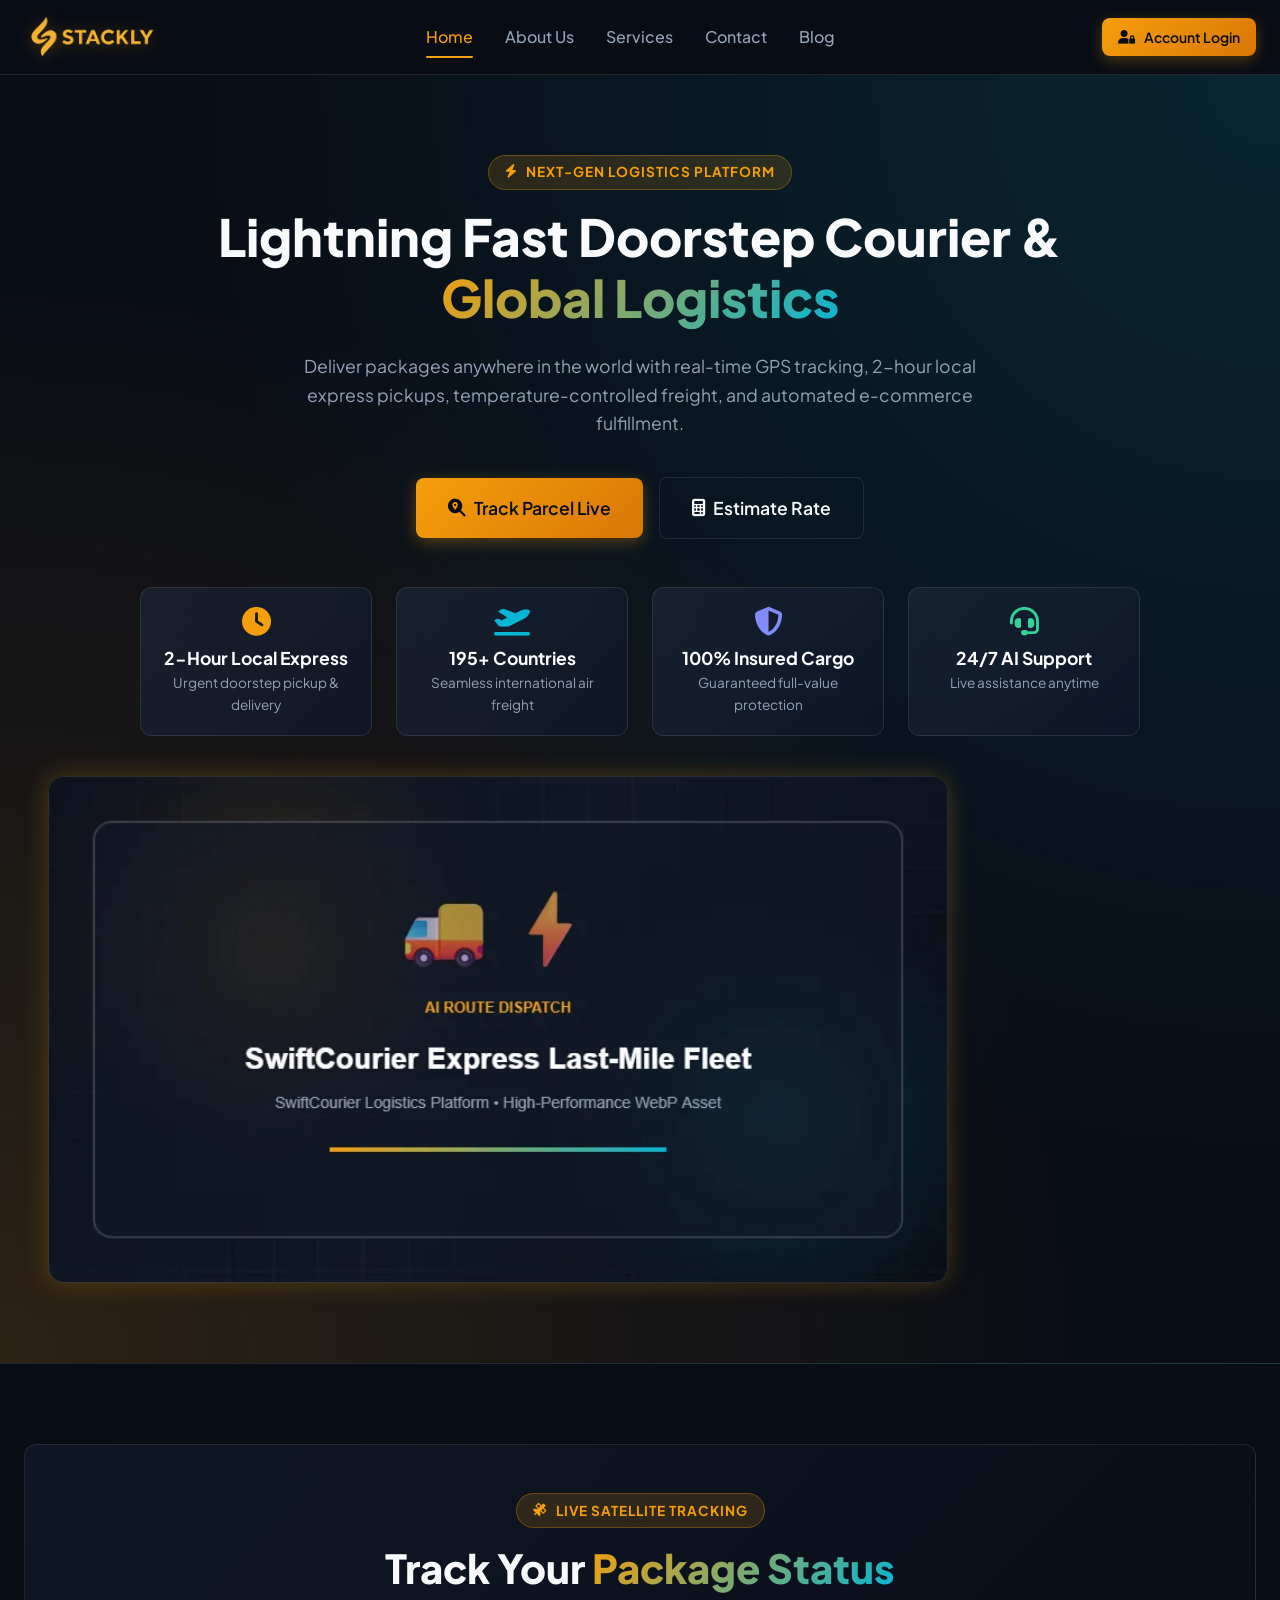
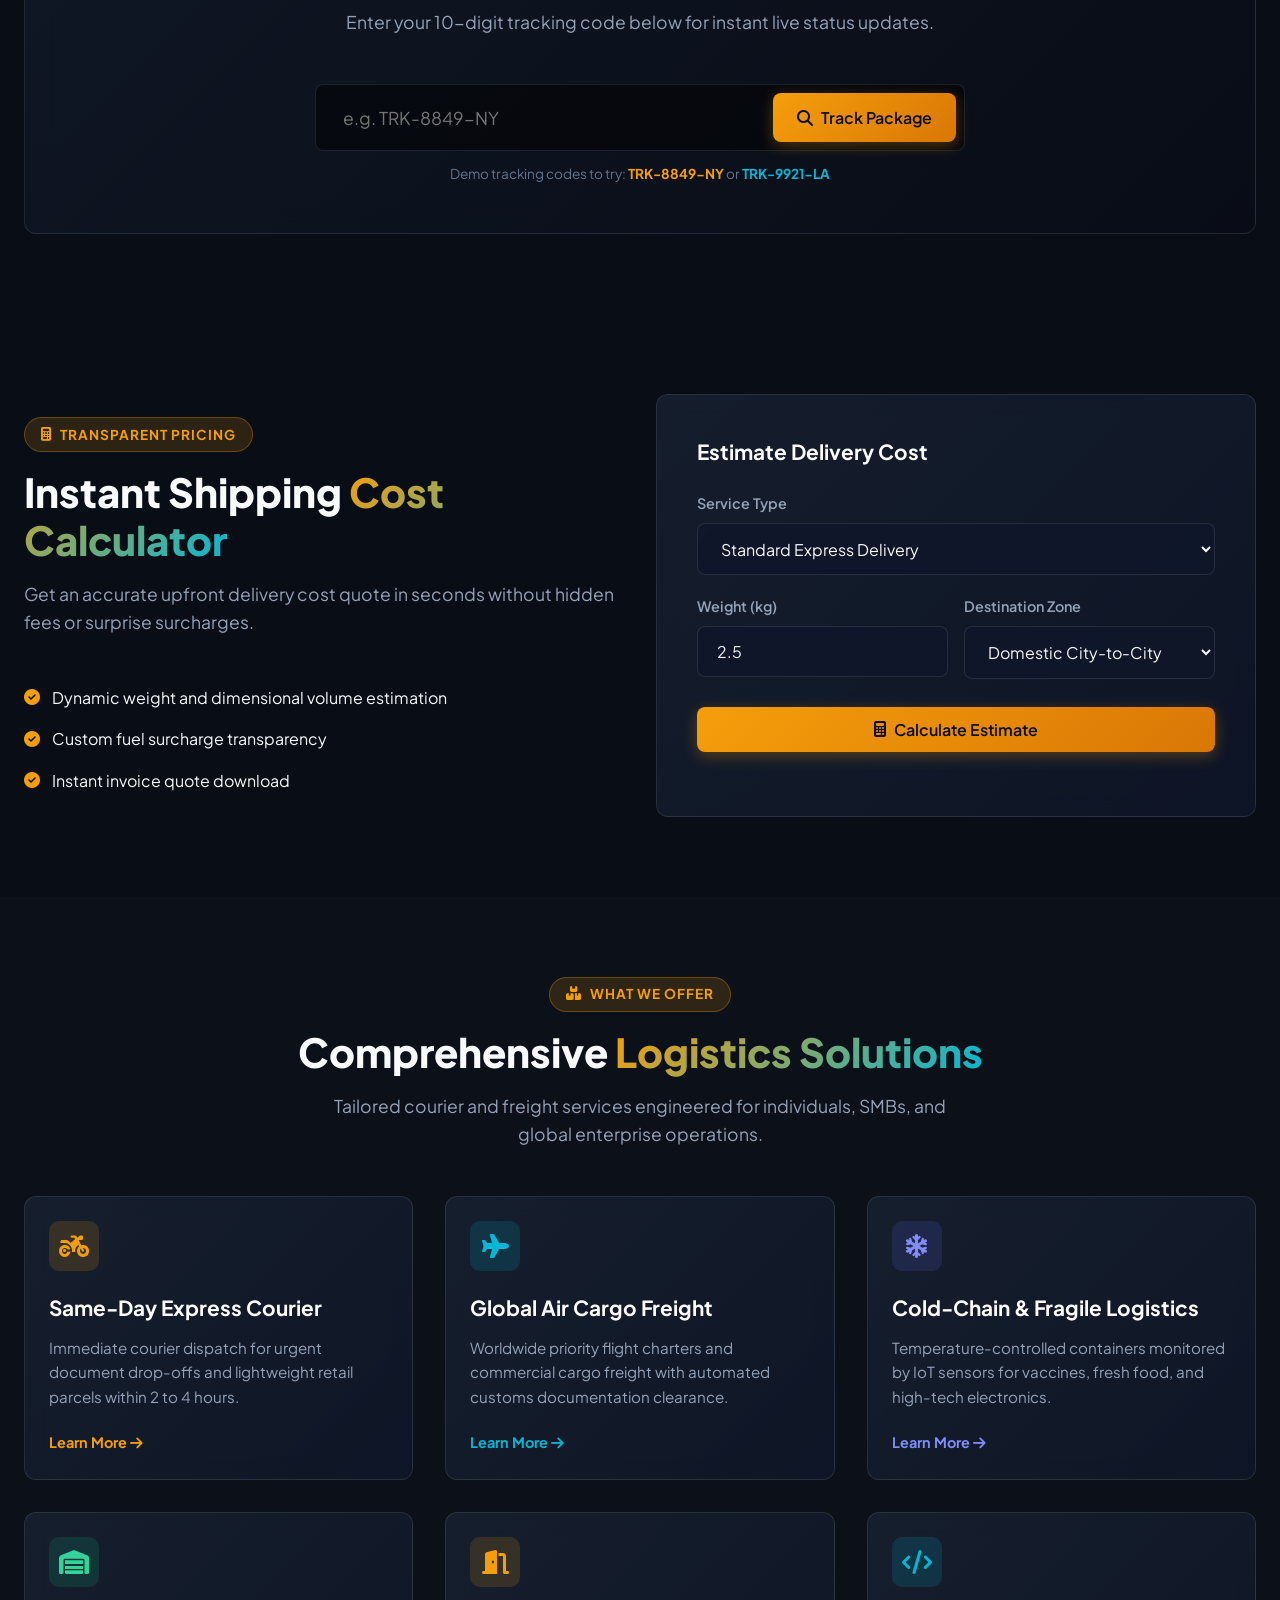
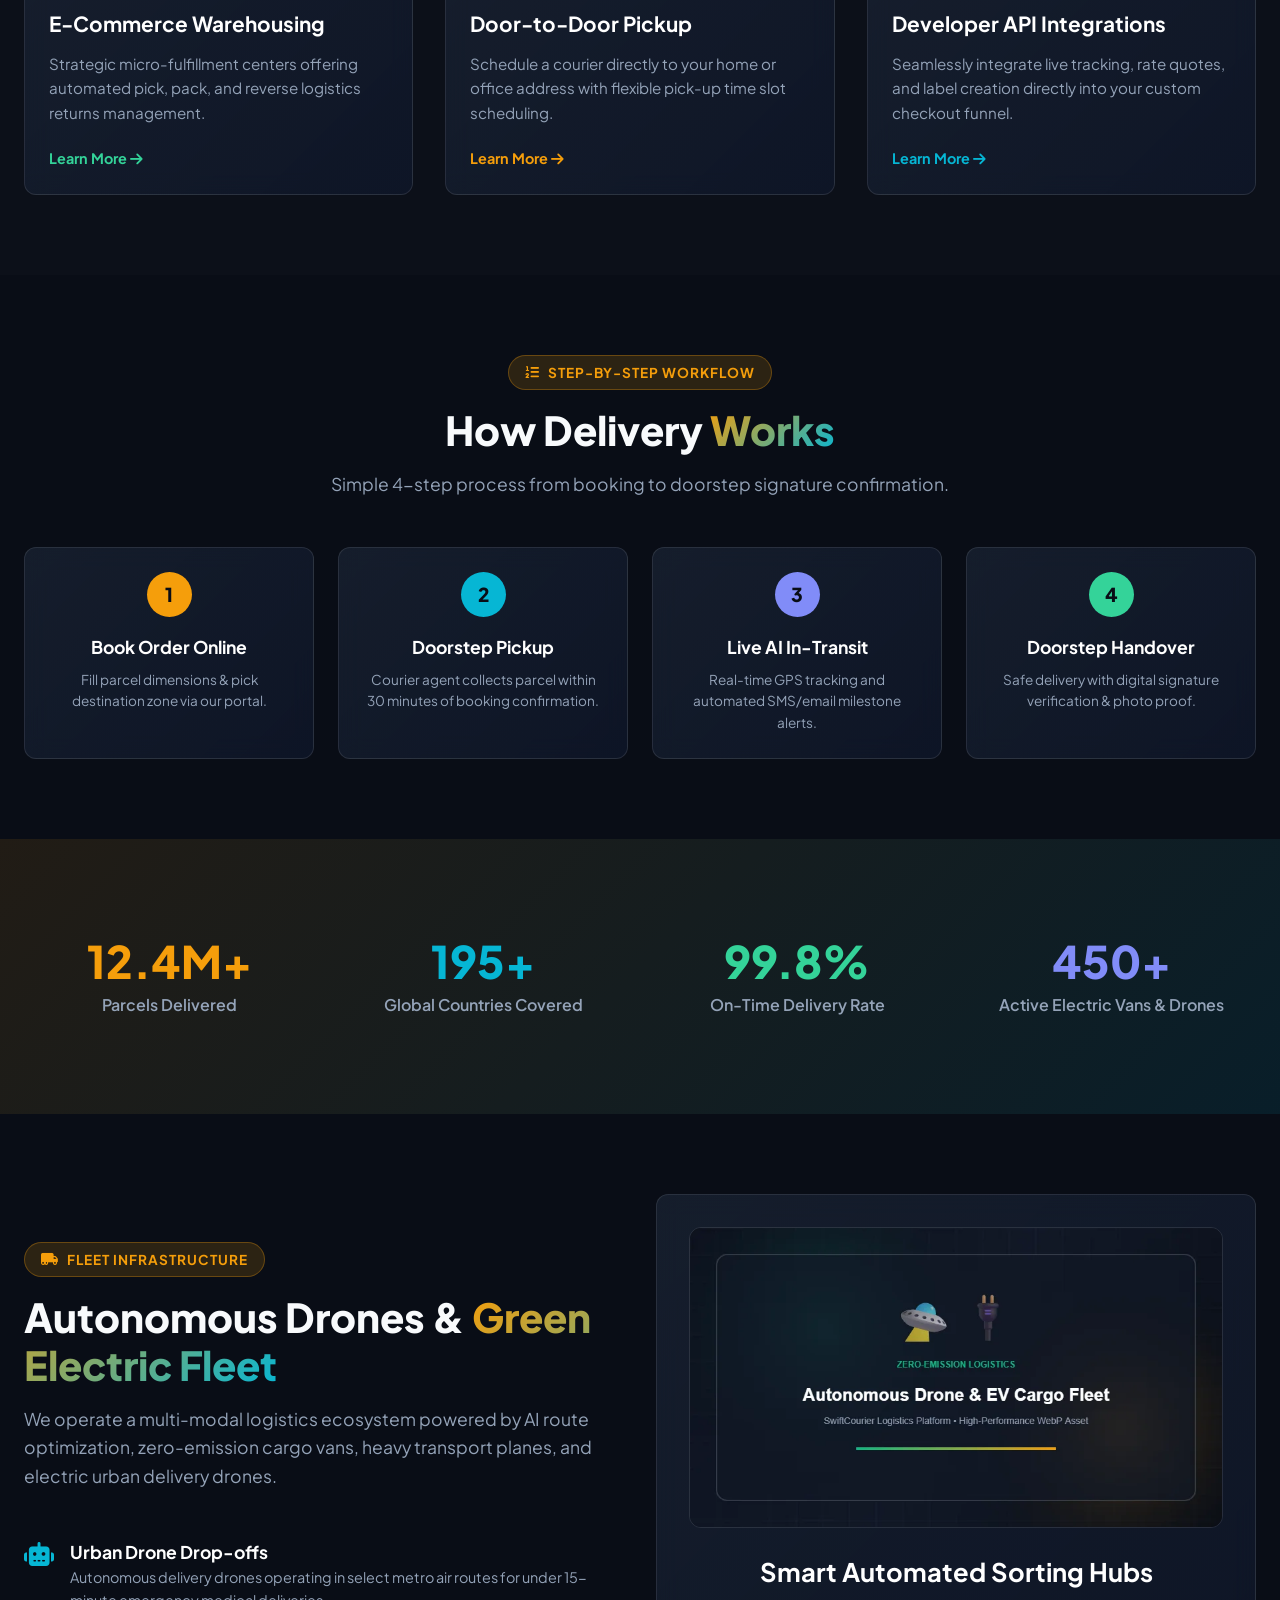
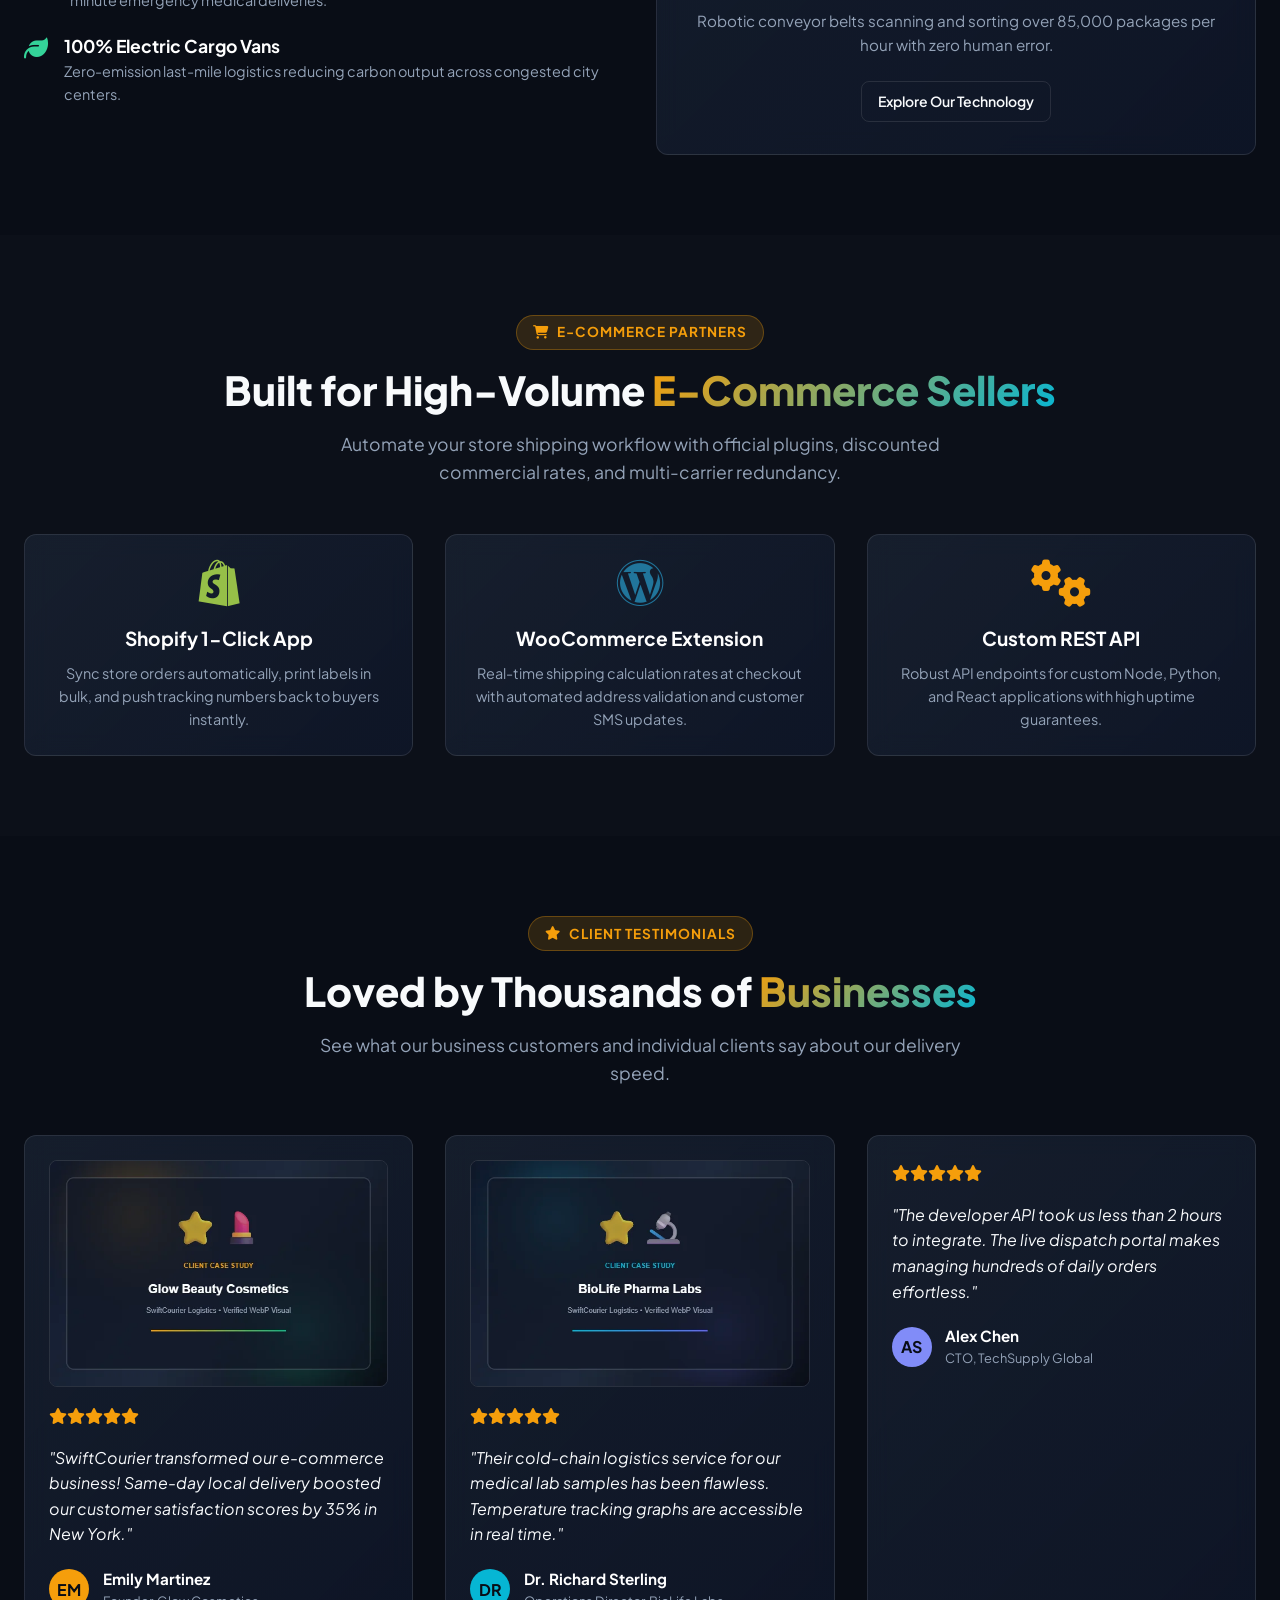
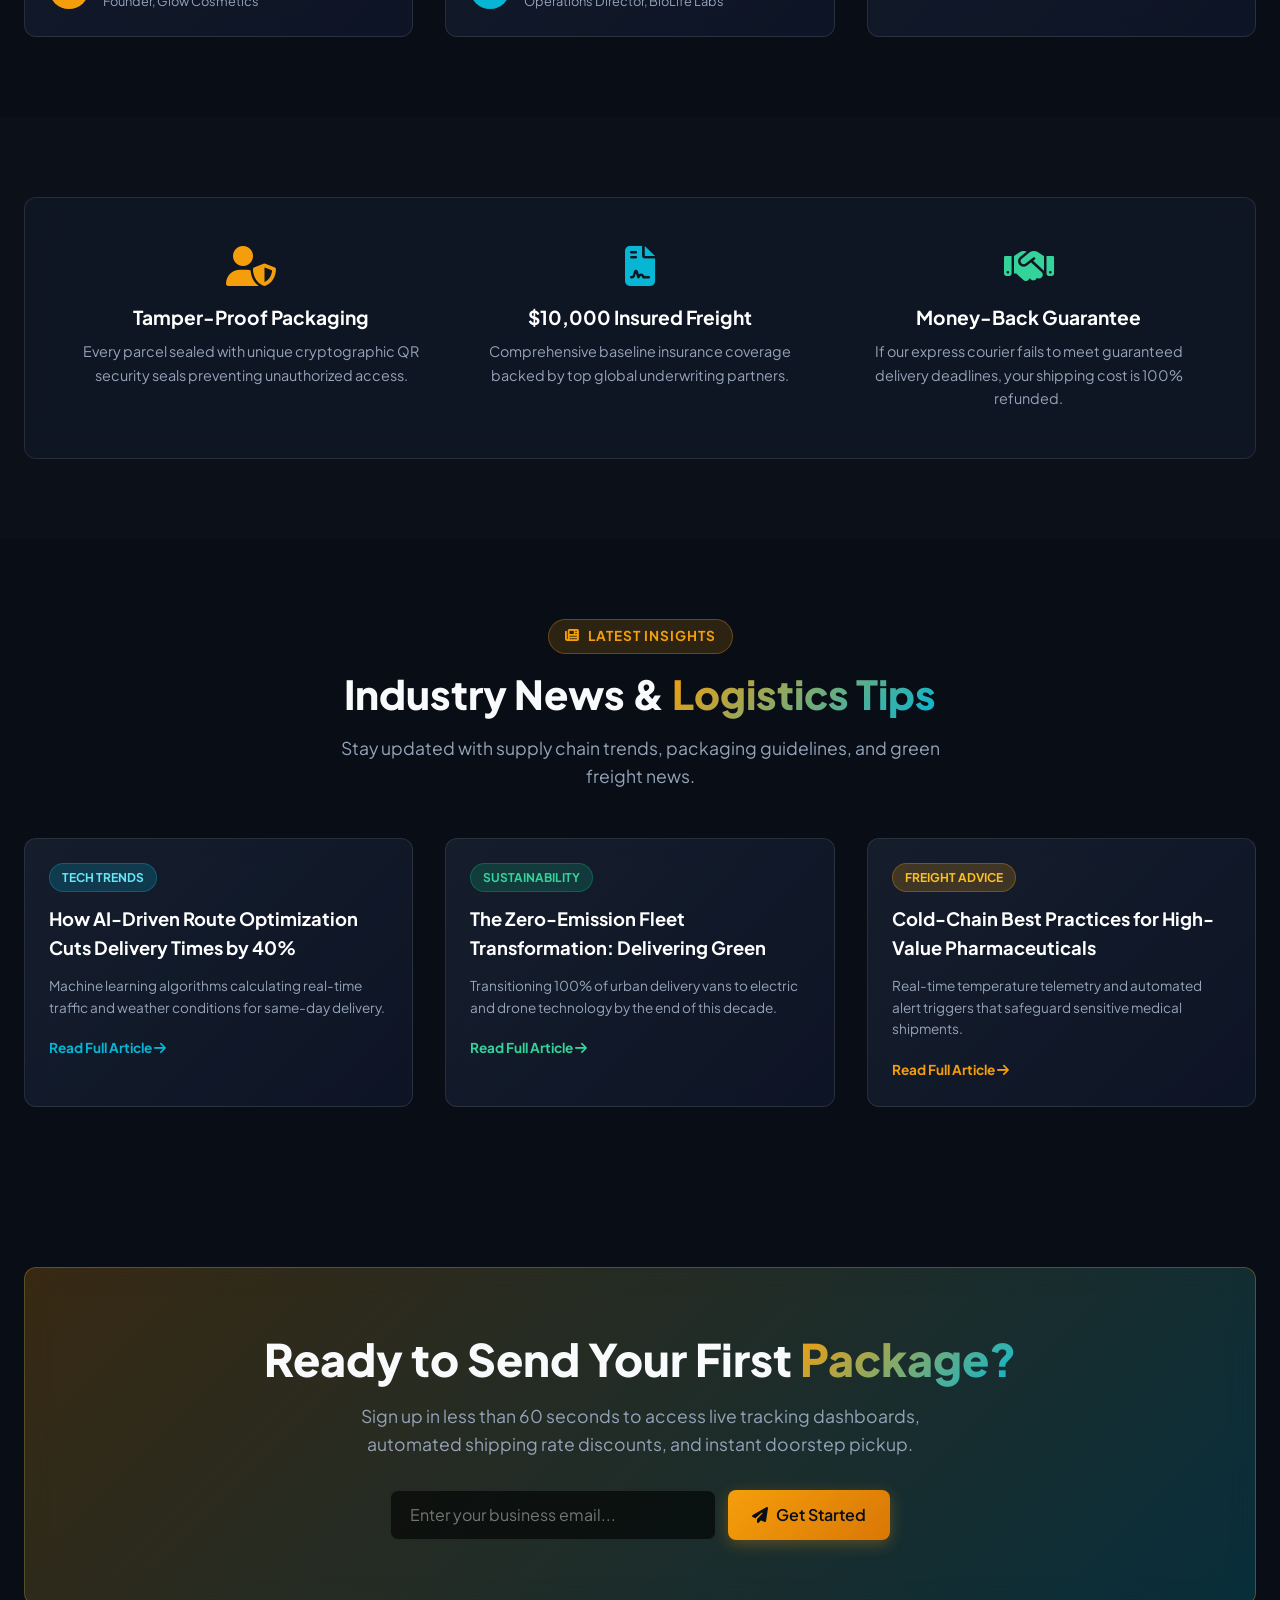
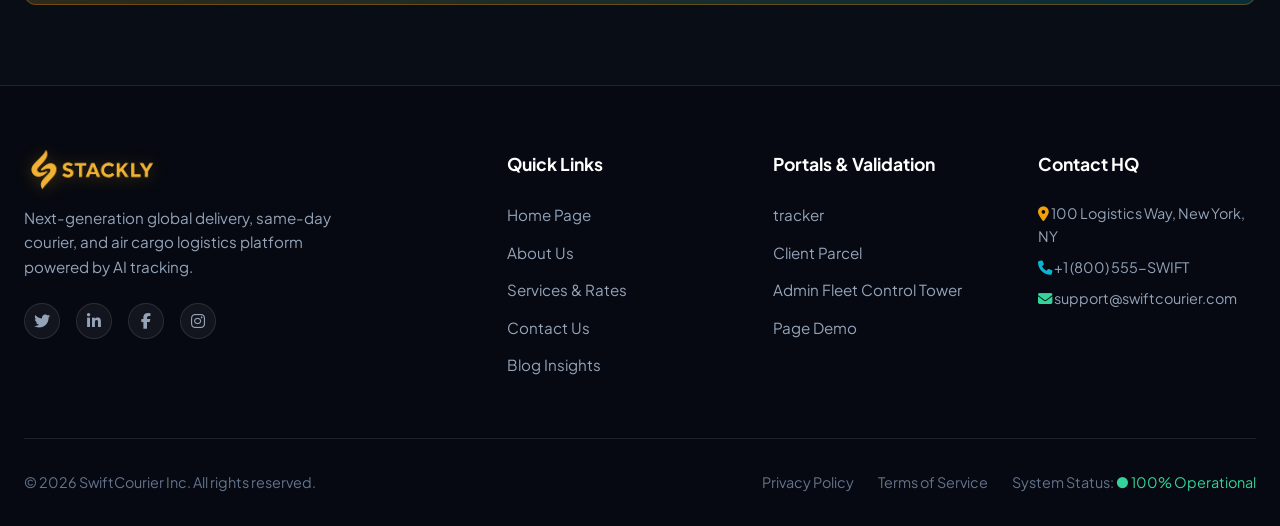
<file: index.html>
<!DOCTYPE html>
<html lang="en">
<head>
  <meta charset="UTF-8">
  <meta name="viewport" content="width=device-width, initial-scale=1.0">
  <title>SwiftCourier | Fast, Smart & Global Courier Delivery Service</title>
  <meta name="description" content="Next-generation courier, express delivery, and global logistics service powered by real-time tracking, AI route optimization, and instant rate calculators.">
  <link rel="preconnect" href="https://fonts.googleapis.com">
  <link rel="preconnect" href="https://fonts.gstatic.com" crossorigin>
  <link href="https://fonts.googleapis.com/css2?family=Plus+Jakarta+Sans:wght@400;500;600;700;800&display=swap" rel="stylesheet">
  <link rel="stylesheet" href="https://cdnjs.cloudflare.com/ajax/libs/font-awesome/6.4.0/css/all.min.css">
  <link rel="stylesheet" href="css/main.css">
  <link rel="stylesheet" href="css/responsive.css">
</head>
<body>

  <!-- Site Navigation Header -->
  <header class="site-header">
    <div class="navbar">
      <a href="index.html" class="logo-brand">
        <img src="logo_0950.webp" alt="SwiftCourier Logo" class="brand-logo-img">
      </a>
      
      <nav class="nav-links">
        <a href="index.html" class="nav-link active">Home</a>
        <a href="about.html" class="nav-link">About Us</a>
        <a href="services.html" class="nav-link">Services</a>
        <a href="contact.html" class="nav-link">Contact</a>
        <a href="blog.html" class="nav-link">Blog</a>
      </nav>

      <div class="nav-actions">
        <a href="login.html" class="btn btn-primary btn-sm"><i class="fas fa-user-lock"></i> Account Login</a>
        <button class="mobile-toggle" aria-label="Toggle navigation menu"><i class="fas fa-bars"></i></button>
      </div>
    </div>
  </header>

  <!-- Mobile Drawer -->
  <div class="drawer-overlay"></div>
  <div class="mobile-nav-drawer">
    <div class="drawer-header">
      <a href="index.html" class="logo-brand">
        <img src="logo_0950.webp" alt="SwiftCourier Logo" class="brand-logo-img">
      </a>
      <button class="drawer-close-btn" aria-label="Close navigation menu"><i class="fas fa-times"></i></button>
    </div>
    <div class="drawer-body">
      <nav class="drawer-menu-links">
        <a href="index.html" class="nav-link active"><i class="fas fa-home"></i> Home</a>
        <a href="about.html" class="nav-link"><i class="fas fa-info-circle"></i> About Us</a>
        <a href="services.html" class="nav-link"><i class="fas fa-cubes"></i> Services</a>
        <a href="contact.html" class="nav-link"><i class="fas fa-envelope"></i> Contact</a>
        <a href="blog.html" class="nav-link"><i class="fas fa-newspaper"></i> Blog</a>
      </nav>
      <div class="drawer-footer">
        <a href="login.html" class="btn btn-primary"><i class="fas fa-user-lock"></i> Account Login</a>
      </div>
    </div>
  </div>

  <main>
    <!-- SECTION 1: HERO SECTION -->
    <section class="page-hero" style="padding-top: 5rem; padding-bottom: 5rem;">
      <div class="section-wrapper" style="padding-top: 0; padding-bottom: 0;">
        <span class="section-tag"><i class="fas fa-bolt"></i> Next-Gen Logistics Platform</span>
        <h1 class="section-title" style="font-size: 3.2rem; max-width: 900px; margin: 0 auto 1.5rem;">
          Lightning Fast Doorstep Courier & <span>Global Logistics</span>
        </h1>
        <p class="section-desc" style="max-width: 720px; margin: 0 auto 2.5rem;">
          Deliver packages anywhere in the world with real-time GPS tracking, 2-hour local express pickups, temperature-controlled freight, and automated e-commerce fulfillment.
        </p>
        <div class="hero-actions flex-center" style="gap: 1rem; margin-bottom: 3rem;">
          <a href="404.html" class="btn btn-primary btn-lg"><i class="fas fa-search-location"></i> Track Parcel Live</a>
          <a href="404.html" class="btn btn-outline btn-lg"><i class="fas fa-calculator"></i> Estimate Rate</a>
        </div>
        
        <div class="grid-4" style="max-width: 1000px; margin: 0 auto;">
          <div class="glass-card text-center" style="padding: 1.2rem;">
            <i class="fas fa-clock" style="font-size: 1.8rem; color: var(--primary); margin-bottom: 0.5rem;"></i>
            <h4 style="font-size: 1.1rem; color: #fff;">2-Hour Local Express</h4>
            <p style="font-size: 0.85rem; color: var(--text-muted);">Urgent doorstep pickup & delivery</p>
          </div>
          <div class="glass-card text-center" style="padding: 1.2rem;">
            <i class="fas fa-plane-departure" style="font-size: 1.8rem; color: var(--accent); margin-bottom: 0.5rem;"></i>
            <h4 style="font-size: 1.1rem; color: #fff;">195+ Countries</h4>
            <p style="font-size: 0.85rem; color: var(--text-muted);">Seamless international air freight</p>
          </div>
          <div class="glass-card text-center" style="padding: 1.2rem;">
            <i class="fas fa-shield-alt" style="font-size: 1.8rem; color: #818cf8; margin-bottom: 0.5rem;"></i>
            <h4 style="font-size: 1.1rem; color: #fff;">100% Insured Cargo</h4>
            <p style="font-size: 0.85rem; color: var(--text-muted);">Guaranteed full-value protection</p>
          </div>
          <div class="glass-card text-center" style="padding: 1.2rem;">
            <i class="fas fa-headset" style="font-size: 1.8rem; color: #34d399; margin-bottom: 0.5rem;"></i>
            <h4 style="font-size: 1.1rem; color: #fff;">24/7 AI Support</h4>
            <p style="font-size: 0.85rem; color: var(--text-muted);">Live assistance anytime</p>
          </div>
        </div>

        <div style="margin-top: 2.5rem; text-align: center;">
          <img src="assets/hero_delivery.webp" alt="SwiftCourier Express Delivery Fleet" style="width: 100%; max-width: 900px; border-radius: 16px; border: 1px solid var(--border-glass); box-shadow: var(--shadow-glow);">
        </div>
      </div>
    </section>

    <!-- SECTION 2: REAL-TIME TRACKING WIDGET -->
    <section id="trackingSection" class="section-wrapper">
      <div class="glass-panel" style="padding: 3rem; background: linear-gradient(135deg, rgba(17, 24, 39, 0.9) 0%, rgba(9, 13, 22, 0.95) 100%);">
        <div class="text-center">
          <span class="section-tag"><i class="fas fa-satellite"></i> Live Satellite Tracking</span>
          <h2 class="section-title">Track Your <span>Package Status</span></h2>
          <p class="section-desc">Enter your 10-digit tracking code below for instant live status updates.</p>
        </div>

        <form id="trackingForm" style="max-width: 650px; margin: 0 auto;">
          <div class="tracking-input-box" style="display: flex; gap: 0.75rem; background: rgba(0,0,0,0.5); padding: 0.5rem; border: 1px solid var(--border-glass); border-radius: var(--radius-sm);">
            <input type="text" id="trackingInput" class="form-input" placeholder="e.g. TRK-8849-NY" style="border: none; background: transparent; font-size: 1.1rem;" required>
            <button type="submit" class="btn btn-primary"><i class="fas fa-search"></i> Track Package</button>
          </div>
          <p style="font-size: 0.85rem; color: var(--text-dim); text-align: center; margin-top: 0.75rem;">
            Demo tracking codes to try: <strong style="color: var(--primary);">TRK-8849-NY</strong> or <strong style="color: var(--accent);">TRK-9921-LA</strong>
          </p>
        </form>

        <div id="trackingResultBox"></div>
      </div>
    </section>

    <!-- SECTION 3: INSTANT RATE & SHIPPING CALCULATOR -->
    <section id="calculatorSection" class="section-wrapper">
      <div class="grid-2" style="align-items: center;">
        <div>
          <span class="section-tag"><i class="fas fa-calculator"></i> Transparent Pricing</span>
          <h2 class="section-title">Instant Shipping <span>Cost Calculator</span></h2>
          <p class="section-desc">Get an accurate upfront delivery cost quote in seconds without hidden fees or surprise surcharges.</p>
          <ul style="display: flex; flex-direction: column; gap: 1rem;">
            <li style="display: flex; gap: 0.75rem; align-items: center;"><i class="fas fa-check-circle" style="color: var(--primary);"></i> Dynamic weight and dimensional volume estimation</li>
            <li style="display: flex; gap: 0.75rem; align-items: center;"><i class="fas fa-check-circle" style="color: var(--primary);"></i> Custom fuel surcharge transparency</li>
            <li style="display: flex; gap: 0.75rem; align-items: center;"><i class="fas fa-check-circle" style="color: var(--primary);"></i> Instant invoice quote download</li>
          </ul>
        </div>

        <div class="glass-card" style="padding: 2.5rem;">
          <h3 style="font-size: 1.3rem; margin-bottom: 1.5rem; color: #fff;">Estimate Delivery Cost</h3>
          <form id="rateCalcForm">
            <div class="form-group">
              <label class="form-label">Service Type</label>
              <select id="calcService" class="form-select">
                <option value="express">Standard Express Delivery</option>
                <option value="same-day">Same-Day Local Courier</option>
                <option value="air-cargo">International Priority Air Freight</option>
                <option value="cold-chain">Cold-Chain Temperature Controlled</option>
              </select>
            </div>
            <div class="grid-2" style="gap: 1rem;">
              <div class="form-group">
                <label class="form-label">Weight (kg)</label>
                <input type="number" id="calcWeight" class="form-input" value="2.5" min="0.1" step="0.1" required>
              </div>
              <div class="form-group">
                <label class="form-label">Destination Zone</label>
                <select id="calcDistance" class="form-select">
                  <option value="domestic">Domestic City-to-City</option>
                  <option value="regional">Regional Cross-Border</option>
                  <option value="international">Global International</option>
                </select>
              </div>
            </div>
            <button type="submit" class="btn btn-primary" style="width: 100%; margin-top: 0.5rem;"><i class="fas fa-calculator"></i> Calculate Estimate</button>
          </form>

          <div id="calcOutput" style="margin-top: 1.5rem;"></div>
        </div>
      </div>
    </section>

    <!-- SECTION 4: CORE SERVICES HIGHLIGHTS -->
    <section class="section-wrapper" style="background: rgba(255,255,255,0.01);">
      <div class="text-center">
        <span class="section-tag"><i class="fas fa-boxes"></i> What We Offer</span>
        <h2 class="section-title">Comprehensive <span>Logistics Solutions</span></h2>
        <p class="section-desc">Tailored courier and freight services engineered for individuals, SMBs, and global enterprise operations.</p>
      </div>

      <div class="grid-3">
        <div class="glass-card">
          <div style="width: 50px; height: 50px; background: var(--primary-light); color: var(--primary); border-radius: 10px; display: flex; align-items: center; justify-content: center; font-size: 1.5rem; margin-bottom: 1.25rem;">
            <i class="fas fa-motorcycle"></i>
          </div>
          <h3 style="font-size: 1.3rem; margin-bottom: 0.75rem; color: #fff;">Same-Day Express Courier</h3>
          <p style="color: var(--text-muted); font-size: 0.95rem; margin-bottom: 1.25rem;">Immediate courier dispatch for urgent document drop-offs and lightweight retail parcels within 2 to 4 hours.</p>
          <a href="404.html" style="color: var(--primary); font-weight: 700; font-size: 0.9rem;">Learn More <i class="fas fa-arrow-right"></i></a>
        </div>

        <div class="glass-card">
          <div style="width: 50px; height: 50px; background: var(--accent-light); color: var(--accent); border-radius: 10px; display: flex; align-items: center; justify-content: center; font-size: 1.5rem; margin-bottom: 1.25rem;">
            <i class="fas fa-plane"></i>
          </div>
          <h3 style="font-size: 1.3rem; margin-bottom: 0.75rem; color: #fff;">Global Air Cargo Freight</h3>
          <p style="color: var(--text-muted); font-size: 0.95rem; margin-bottom: 1.25rem;">Worldwide priority flight charters and commercial cargo freight with automated customs documentation clearance.</p>
          <a href="404.html" style="color: var(--accent); font-weight: 700; font-size: 0.9rem;">Learn More <i class="fas fa-arrow-right"></i></a>
        </div>

        <div class="glass-card">
          <div style="width: 50px; height: 50px; background: rgba(99, 102, 241, 0.15); color: #818cf8; border-radius: 10px; display: flex; align-items: center; justify-content: center; font-size: 1.5rem; margin-bottom: 1.25rem;">
            <i class="fas fa-snowflake"></i>
          </div>
          <h3 style="font-size: 1.3rem; margin-bottom: 0.75rem; color: #fff;">Cold-Chain & Fragile Logistics</h3>
          <p style="color: var(--text-muted); font-size: 0.95rem; margin-bottom: 1.25rem;">Temperature-controlled containers monitored by IoT sensors for vaccines, fresh food, and high-tech electronics.</p>
          <a href="404.html" style="color: #818cf8; font-weight: 700; font-size: 0.9rem;">Learn More <i class="fas fa-arrow-right"></i></a>
        </div>

        <div class="glass-card">
          <div style="width: 50px; height: 50px; background: rgba(16, 185, 129, 0.15); color: #34d399; border-radius: 10px; display: flex; align-items: center; justify-content: center; font-size: 1.5rem; margin-bottom: 1.25rem;">
            <i class="fas fa-warehouse"></i>
          </div>
          <h3 style="font-size: 1.3rem; margin-bottom: 0.75rem; color: #fff;">E-Commerce Warehousing</h3>
          <p style="color: var(--text-muted); font-size: 0.95rem; margin-bottom: 1.25rem;">Strategic micro-fulfillment centers offering automated pick, pack, and reverse logistics returns management.</p>
          <a href="404.html" style="color: #34d399; font-weight: 700; font-size: 0.9rem;">Learn More <i class="fas fa-arrow-right"></i></a>
        </div>

        <div class="glass-card">
          <div style="width: 50px; height: 50px; background: rgba(245, 158, 11, 0.15); color: var(--primary); border-radius: 10px; display: flex; align-items: center; justify-content: center; font-size: 1.5rem; margin-bottom: 1.25rem;">
            <i class="fas fa-door-open"></i>
          </div>
          <h3 style="font-size: 1.3rem; margin-bottom: 0.75rem; color: #fff;">Door-to-Door Pickup</h3>
          <p style="color: var(--text-muted); font-size: 0.95rem; margin-bottom: 1.25rem;">Schedule a courier directly to your home or office address with flexible pick-up time slot scheduling.</p>
          <a href="404.html" style="color: var(--primary); font-weight: 700; font-size: 0.9rem;">Learn More <i class="fas fa-arrow-right"></i></a>
        </div>

        <div class="glass-card">
          <div style="width: 50px; height: 50px; background: rgba(6, 182, 212, 0.15); color: var(--accent); border-radius: 10px; display: flex; align-items: center; justify-content: center; font-size: 1.5rem; margin-bottom: 1.25rem;">
            <i class="fas fa-code"></i>
          </div>
          <h3 style="font-size: 1.3rem; margin-bottom: 0.75rem; color: #fff;">Developer API Integrations</h3>
          <p style="color: var(--text-muted); font-size: 0.95rem; margin-bottom: 1.25rem;">Seamlessly integrate live tracking, rate quotes, and label creation directly into your custom checkout funnel.</p>
          <a href="404.html" style="color: var(--accent); font-weight: 700; font-size: 0.9rem;">Learn More <i class="fas fa-arrow-right"></i></a>
        </div>
      </div>
    </section>

    <!-- SECTION 5: HOW IT WORKS (4-STEP PROCESS) -->
    <section class="section-wrapper">
      <div class="text-center">
        <span class="section-tag"><i class="fas fa-list-ol"></i> Step-By-Step Workflow</span>
        <h2 class="section-title">How Delivery <span>Works</span></h2>
        <p class="section-desc">Simple 4-step process from booking to doorstep signature confirmation.</p>
      </div>

      <div class="grid-4" style="position: relative;">
        <div class="glass-card text-center" style="position: relative;">
          <div style="width: 45px; height: 45px; border-radius: 50%; background: var(--primary); color: #090d16; font-weight: 800; font-size: 1.2rem; display: flex; align-items: center; justify-content: center; margin: 0 auto 1rem;">1</div>
          <h4 style="font-size: 1.1rem; color: #fff; margin-bottom: 0.5rem;">Book Order Online</h4>
          <p style="font-size: 0.85rem; color: var(--text-muted);">Fill parcel dimensions & pick destination zone via our portal.</p>
        </div>

        <div class="glass-card text-center">
          <div style="width: 45px; height: 45px; border-radius: 50%; background: var(--accent); color: #090d16; font-weight: 800; font-size: 1.2rem; display: flex; align-items: center; justify-content: center; margin: 0 auto 1rem;">2</div>
          <h4 style="font-size: 1.1rem; color: #fff; margin-bottom: 0.5rem;">Doorstep Pickup</h4>
          <p style="font-size: 0.85rem; color: var(--text-muted);">Courier agent collects parcel within 30 minutes of booking confirmation.</p>
        </div>

        <div class="glass-card text-center">
          <div style="width: 45px; height: 45px; border-radius: 50%; background: #818cf8; color: #090d16; font-weight: 800; font-size: 1.2rem; display: flex; align-items: center; justify-content: center; margin: 0 auto 1rem;">3</div>
          <h4 style="font-size: 1.1rem; color: #fff; margin-bottom: 0.5rem;">Live AI In-Transit</h4>
          <p style="font-size: 0.85rem; color: var(--text-muted);">Real-time GPS tracking and automated SMS/email milestone alerts.</p>
        </div>

        <div class="glass-card text-center">
          <div style="width: 45px; height: 45px; border-radius: 50%; background: #34d399; color: #090d16; font-weight: 800; font-size: 1.2rem; display: flex; align-items: center; justify-content: center; margin: 0 auto 1rem;">4</div>
          <h4 style="font-size: 1.1rem; color: #fff; margin-bottom: 0.5rem;">Doorstep Handover</h4>
          <p style="font-size: 0.85rem; color: var(--text-muted);">Safe delivery with digital signature verification & photo proof.</p>
        </div>
      </div>
    </section>

    <!-- SECTION 6: GLOBAL IMPACT STATS COUNTER -->
    <section class="section-wrapper" style="background: linear-gradient(135deg, rgba(245, 158, 11, 0.1) 0%, rgba(6, 182, 212, 0.1) 100%); border-y: 1px solid var(--border-glass);">
      <div class="grid-4 stats-grid text-center">
        <div class="stat-card-item">
          <h2 class="counter-val" data-target="12.4" data-float="true" data-suffix="M+" style="color: var(--primary); font-weight: 800;">0</h2>
          <p style="color: var(--text-muted); font-weight: 600;">Parcels Delivered</p>
        </div>
        <div class="stat-card-item">
          <h2 class="counter-val" data-target="195" data-suffix="+" style="color: var(--accent); font-weight: 800;">0</h2>
          <p style="color: var(--text-muted); font-weight: 600;">Global Countries Covered</p>
        </div>
        <div class="stat-card-item">
          <h2 class="counter-val" data-target="99.8" data-float="true" data-suffix="%" style="color: #34d399; font-weight: 800;">0</h2>
          <p style="color: var(--text-muted); font-weight: 600;">On-Time Delivery Rate</p>
        </div>
        <div class="stat-card-item">
          <h2 class="counter-val" data-target="450" data-suffix="+" style="color: #818cf8; font-weight: 800;">0</h2>
          <p style="color: var(--text-muted); font-weight: 600;">Active Electric Vans & Drones</p>
        </div>
      </div>
    </section>

    <!-- SECTION 7: LOGISTICS FLEET SHOWCASE -->
    <section class="section-wrapper">
      <div class="grid-2" style="align-items: center;">
        <div>
          <span class="section-tag"><i class="fas fa-truck-moving"></i> Fleet Infrastructure</span>
          <h2 class="section-title">Autonomous Drones & <span>Green Electric Fleet</span></h2>
          <p class="section-desc">We operate a multi-modal logistics ecosystem powered by AI route optimization, zero-emission cargo vans, heavy transport planes, and electric urban delivery drones.</p>
          <div style="display: flex; flex-direction: column; gap: 1.25rem;">
            <div style="display: flex; gap: 1rem;">
              <i class="fas fa-robot" style="font-size: 1.5rem; color: var(--accent); margin-top: 4px;"></i>
              <div>
                <h4 style="color: #fff; font-size: 1.1rem;">Urban Drone Drop-offs</h4>
                <p style="color: var(--text-muted); font-size: 0.9rem;">Autonomous delivery drones operating in select metro air routes for under 15-minute emergency medical deliveries.</p>
              </div>
            </div>
            <div style="display: flex; gap: 1rem;">
              <i class="fas fa-leaf" style="font-size: 1.5rem; color: #34d399; margin-top: 4px;"></i>
              <div>
                <h4 style="color: #fff; font-size: 1.1rem;">100% Electric Cargo Vans</h4>
                <p style="color: var(--text-muted); font-size: 0.9rem;">Zero-emission last-mile logistics reducing carbon output across congested city centers.</p>
              </div>
            </div>
          </div>
        </div>

        <div class="glass-card text-center" style="padding: 2rem;">
          <img src="assets/fleet_showcase.webp" alt="Smart Automated Sorting Hubs & EV Fleet" style="width: 100%; border-radius: 12px; margin-bottom: 1.5rem; border: 1px solid var(--border-glass);">
          <h3 style="font-size: 1.6rem; color: #fff; margin-bottom: 1rem;">Smart Automated Sorting Hubs</h3>
          <p style="color: var(--text-muted); font-size: 0.95rem; margin-bottom: 1.5rem;">Robotic conveyor belts scanning and sorting over 85,000 packages per hour with zero human error.</p>
          <a href="404.html" class="btn btn-outline btn-sm">Explore Our Technology</a>
        </div>
      </div>
    </section>

    <!-- SECTION 8: ENTERPRISE E-COMMERCE SOLUTIONS -->
    <section class="section-wrapper" style="background: rgba(255,255,255,0.01);">
      <div class="text-center">
        <span class="section-tag"><i class="fas fa-shopping-cart"></i> E-Commerce Partners</span>
        <h2 class="section-title">Built for High-Volume <span>E-Commerce Sellers</span></h2>
        <p class="section-desc">Automate your store shipping workflow with official plugins, discounted commercial rates, and multi-carrier redundancy.</p>
      </div>

      <div class="grid-3">
        <div class="glass-card text-center">
          <i class="fab fa-shopify" style="font-size: 3rem; color: #96bf48; margin-bottom: 1rem;"></i>
          <h3 style="font-size: 1.2rem; color: #fff; margin-bottom: 0.5rem;">Shopify 1-Click App</h3>
          <p style="color: var(--text-muted); font-size: 0.9rem;">Sync store orders automatically, print labels in bulk, and push tracking numbers back to buyers instantly.</p>
        </div>
        <div class="glass-card text-center">
          <i class="fab fa-wordpress" style="font-size: 3rem; color: #21759b; margin-bottom: 1rem;"></i>
          <h3 style="font-size: 1.2rem; color: #fff; margin-bottom: 0.5rem;">WooCommerce Extension</h3>
          <p style="color: var(--text-muted); font-size: 0.9rem;">Real-time shipping calculation rates at checkout with automated address validation and customer SMS updates.</p>
        </div>
        <div class="glass-card text-center">
          <i class="fas fa-cogs" style="font-size: 3rem; color: var(--primary); margin-bottom: 1rem;"></i>
          <h3 style="font-size: 1.2rem; color: #fff; margin-bottom: 0.5rem;">Custom REST API</h3>
          <p style="color: var(--text-muted); font-size: 0.9rem;">Robust API endpoints for custom Node, Python, and React applications with high uptime guarantees.</p>
        </div>
      </div>
    </section>

    <!-- SECTION 9: TESTIMONIALS & SOCIAL PROOF -->
    <section class="section-wrapper">
      <div class="text-center">
        <span class="section-tag"><i class="fas fa-star"></i> Client Testimonials</span>
        <h2 class="section-title">Loved by Thousands of <span>Businesses</span></h2>
        <p class="section-desc">See what our business customers and individual clients say about our delivery speed.</p>
      </div>

      <div class="grid-3">
        <div class="glass-card">
          <img src="assets/review_glow.webp" alt="Glow Beauty Cosmetics Case Study" style="width: 100%; border-radius: 8px; margin-bottom: 1rem; border: 1px solid var(--border-glass);">
          <div style="color: var(--primary); margin-bottom: 1rem;">
            <i class="fas fa-star"></i><i class="fas fa-star"></i><i class="fas fa-star"></i><i class="fas fa-star"></i><i class="fas fa-star"></i>
          </div>
          <p style="color: var(--text-main); font-style: italic; margin-bottom: 1.25rem;">"SwiftCourier transformed our e-commerce business! Same-day local delivery boosted our customer satisfaction scores by 35% in New York."</p>
          <div style="display: flex; align-items: center; gap: 0.85rem;">
            <div style="width: 40px; height: 40px; border-radius: 50%; background: var(--primary); color: #090d16; font-weight: 700; display: flex; align-items: center; justify-content: center;">EM</div>
            <div>
              <h4 style="font-size: 0.95rem; color: #fff;">Emily Martinez</h4>
              <p style="font-size: 0.8rem; color: var(--text-muted);">Founder, Glow Cosmetics</p>
            </div>
          </div>
        </div>

        <div class="glass-card">
          <img src="assets/review_biolife.webp" alt="BioLife Pharma Case Study" style="width: 100%; border-radius: 8px; margin-bottom: 1rem; border: 1px solid var(--border-glass);">
          <div style="color: var(--primary); margin-bottom: 1rem;">
            <i class="fas fa-star"></i><i class="fas fa-star"></i><i class="fas fa-star"></i><i class="fas fa-star"></i><i class="fas fa-star"></i>
          </div>
          <p style="color: var(--text-main); font-style: italic; margin-bottom: 1.25rem;">"Their cold-chain logistics service for our medical lab samples has been flawless. Temperature tracking graphs are accessible in real time."</p>
          <div style="display: flex; align-items: center; gap: 0.85rem;">
            <div style="width: 40px; height: 40px; border-radius: 50%; background: var(--accent); color: #090d16; font-weight: 700; display: flex; align-items: center; justify-content: center;">DR</div>
            <div>
              <h4 style="font-size: 0.95rem; color: #fff;">Dr. Richard Sterling</h4>
              <p style="font-size: 0.8rem; color: var(--text-muted);">Operations Director, BioLife Labs</p>
            </div>
          </div>
        </div>

        <div class="glass-card">
          <div style="color: var(--primary); margin-bottom: 1rem;">
            <i class="fas fa-star"></i><i class="fas fa-star"></i><i class="fas fa-star"></i><i class="fas fa-star"></i><i class="fas fa-star"></i>
          </div>
          <p style="color: var(--text-main); font-style: italic; margin-bottom: 1.25rem;">"The developer API took us less than 2 hours to integrate. The live dispatch portal makes managing hundreds of daily orders effortless."</p>
          <div style="display: flex; align-items: center; gap: 0.85rem;">
            <div style="width: 40px; height: 40px; border-radius: 50%; background: #818cf8; color: #090d16; font-weight: 700; display: flex; align-items: center; justify-content: center;">AS</div>
            <div>
              <h4 style="font-size: 0.95rem; color: #fff;">Alex Chen</h4>
              <p style="font-size: 0.8rem; color: var(--text-muted);">CTO, TechSupply Global</p>
            </div>
          </div>
        </div>
      </div>
    </section>

    <!-- SECTION 10: SECURITY & GUARANTEE PROMISES -->
    <section class="section-wrapper" style="background: rgba(255,255,255,0.01);">
      <div class="glass-panel" style="padding: 3rem;">
        <div class="grid-3 text-center">
          <div>
            <i class="fas fa-user-shield" style="font-size: 2.5rem; color: var(--primary); margin-bottom: 1rem;"></i>
            <h3 style="font-size: 1.2rem; color: #fff; margin-bottom: 0.5rem;">Tamper-Proof Packaging</h3>
            <p style="color: var(--text-muted); font-size: 0.9rem;">Every parcel sealed with unique cryptographic QR security seals preventing unauthorized access.</p>
          </div>
          <div>
            <i class="fas fa-file-contract" style="font-size: 2.5rem; color: var(--accent); margin-bottom: 1rem;"></i>
            <h3 style="font-size: 1.2rem; color: #fff; margin-bottom: 0.5rem;">$10,000 Insured Freight</h3>
            <p style="color: var(--text-muted); font-size: 0.9rem;">Comprehensive baseline insurance coverage backed by top global underwriting partners.</p>
          </div>
          <div>
            <i class="fas fa-handshake" style="font-size: 2.5rem; color: #34d399; margin-bottom: 1rem;"></i>
            <h3 style="font-size: 1.2rem; color: #fff; margin-bottom: 0.5rem;">Money-Back Guarantee</h3>
            <p style="color: var(--text-muted); font-size: 0.9rem;">If our express courier fails to meet guaranteed delivery deadlines, your shipping cost is 100% refunded.</p>
          </div>
        </div>
      </div>
    </section>

    <!-- SECTION 11: RECENT NEWS & LOGISTICS ARTICLES -->
    <section class="section-wrapper">
      <div class="text-center">
        <span class="section-tag"><i class="fas fa-newspaper"></i> Latest Insights</span>
        <h2 class="section-title">Industry News & <span>Logistics Tips</span></h2>
        <p class="section-desc">Stay updated with supply chain trends, packaging guidelines, and green freight news.</p>
      </div>

      <div class="grid-3">
        <div class="glass-card">
          <span class="badge badge-info" style="margin-bottom: 0.75rem;">Tech Trends</span>
          <h3 style="font-size: 1.15rem; color: #fff; margin-bottom: 0.75rem;">How AI-Driven Route Optimization Cuts Delivery Times by 40%</h3>
          <p style="color: var(--text-muted); font-size: 0.85rem; margin-bottom: 1rem;">Machine learning algorithms calculating real-time traffic and weather conditions for same-day delivery.</p>
          <a href="404.html" style="color: var(--accent); font-weight: 700; font-size: 0.85rem;">Read Full Article <i class="fas fa-arrow-right"></i></a>
        </div>

        <div class="glass-card">
          <span class="badge badge-success" style="margin-bottom: 0.75rem;">Sustainability</span>
          <h3 style="font-size: 1.15rem; color: #fff; margin-bottom: 0.75rem;">The Zero-Emission Fleet Transformation: Delivering Green</h3>
          <p style="color: var(--text-muted); font-size: 0.85rem; margin-bottom: 1rem;">Transitioning 100% of urban delivery vans to electric and drone technology by the end of this decade.</p>
          <a href="404.html" style="color: #34d399; font-weight: 700; font-size: 0.85rem;">Read Full Article <i class="fas fa-arrow-right"></i></a>
        </div>

        <div class="glass-card">
          <span class="badge badge-warning" style="margin-bottom: 0.75rem;">Freight Advice</span>
          <h3 style="font-size: 1.15rem; color: #fff; margin-bottom: 0.75rem;">Cold-Chain Best Practices for High-Value Pharmaceuticals</h3>
          <p style="color: var(--text-muted); font-size: 0.85rem; margin-bottom: 1rem;">Real-time temperature telemetry and automated alert triggers that safeguard sensitive medical shipments.</p>
          <a href="404.html" style="color: var(--primary); font-weight: 700; font-size: 0.85rem;">Read Full Article <i class="fas fa-arrow-right"></i></a>
        </div>
      </div>
    </section>

    <!-- SECTION 12: CTA & NEWSLETTER SUBSCRIPTION -->
    <section class="section-wrapper">
      <div class="glass-panel text-center" style="padding: 4rem 2rem; background: linear-gradient(135deg, rgba(245, 158, 11, 0.2) 0%, rgba(6, 182, 212, 0.2) 100%); border: 1px solid var(--border-glow);">
        <h2 class="section-title" style="font-size: 2.8rem;">Ready to Send Your First <span>Package?</span></h2>
        <p class="section-desc" style="max-width: 600px; margin: 0 auto 2rem;">Sign up in less than 60 seconds to access live tracking dashboards, automated shipping rate discounts, and instant doorstep pickup.</p>
        
        <form class="newsletter-form" style="max-width: 500px; margin: 0 auto; display: flex; gap: 0.75rem;">
          <input type="email" class="form-input" placeholder="Enter your business email..." required style="background: rgba(0,0,0,0.6);">
          <button type="submit" class="btn btn-primary"><i class="fas fa-paper-plane"></i> Get Started</button>
        </form>
      </div>
    </section>
  </main>

  <!-- Site Footer -->
  <footer class="site-footer">
    <div class="footer-grid">
      <div>
        <a href="index.html" class="logo-brand">
          <img src="logo_0950.webp" alt="SwiftCourier Logo" class="brand-logo-img">
        </a>
        <p class="footer-brand-desc">Next-generation global delivery, same-day courier, and air cargo logistics platform powered by AI tracking.</p>
        <div class="social-icons">
          <a href="404.html" class="social-icon" aria-label="Twitter / X"><i class="fab fa-twitter"></i></a>
          <a href="404.html" class="social-icon" aria-label="LinkedIn"><i class="fab fa-linkedin-in"></i></a>
          <a href="404.html" class="social-icon" aria-label="Facebook"><i class="fab fa-facebook-f"></i></a>
          <a href="404.html" class="social-icon" aria-label="Instagram"><i class="fab fa-instagram"></i></a>
        </div>
      </div>

      <div>
        <h4 class="footer-title">Quick Links</h4>
        <ul class="footer-links">
          <li><a href="index.html">Home Page</a></li>
          <li><a href="about.html">About Us</a></li>
          <li><a href="services.html">Services & Rates</a></li>
          <li><a href="contact.html">Contact Us</a></li>
          <li><a href="blog.html">Blog Insights</a></li>
        </ul>
      </div>

      <div>
        <h4 class="footer-title">Portals & Validation</h4>
        <ul class="footer-links">
          <li><a href="404.html">tracker</a></li>
          <li><a href="404.html">Client Parcel </a></li>
          <li><a href="404.html">Admin Fleet Control Tower</a></li>
          <li><a href="404.html"> Page Demo</a></li>
        </ul>
      </div>

      <div>
        <h4 class="footer-title">Contact HQ</h4>
        <p style="color: var(--text-muted); font-size: 0.9rem; margin-bottom: 0.5rem;"><i class="fas fa-map-marker-alt" style="color: var(--primary);"></i> 100 Logistics Way, New York, NY</p>
        <p style="color: var(--text-muted); font-size: 0.9rem; margin-bottom: 0.5rem;"><i class="fas fa-phone" style="color: var(--accent);"></i> +1 (800) 555-SWIFT</p>
        <p style="color: var(--text-muted); font-size: 0.9rem;"><i class="fas fa-envelope" style="color: #34d399;"></i> support@swiftcourier.com</p>
      </div>
    </div>

    <div class="footer-bottom">
      <p>&copy; 2026 SwiftCourier Inc. All rights reserved.</p>
      <div style="display: flex; gap: 1.5rem;">
        <a href="404.html">Privacy Policy</a>
        <a href="404.html">Terms of Service</a>
        <a href="404.html">System Status: <span style="color: #34d399;">● 100% Operational</span></a>
      </div>
    </div>
  </footer>

  <script src="js/data.js"></script>
  <script src="js/app.js"></script>
</body>
</html>
</file>
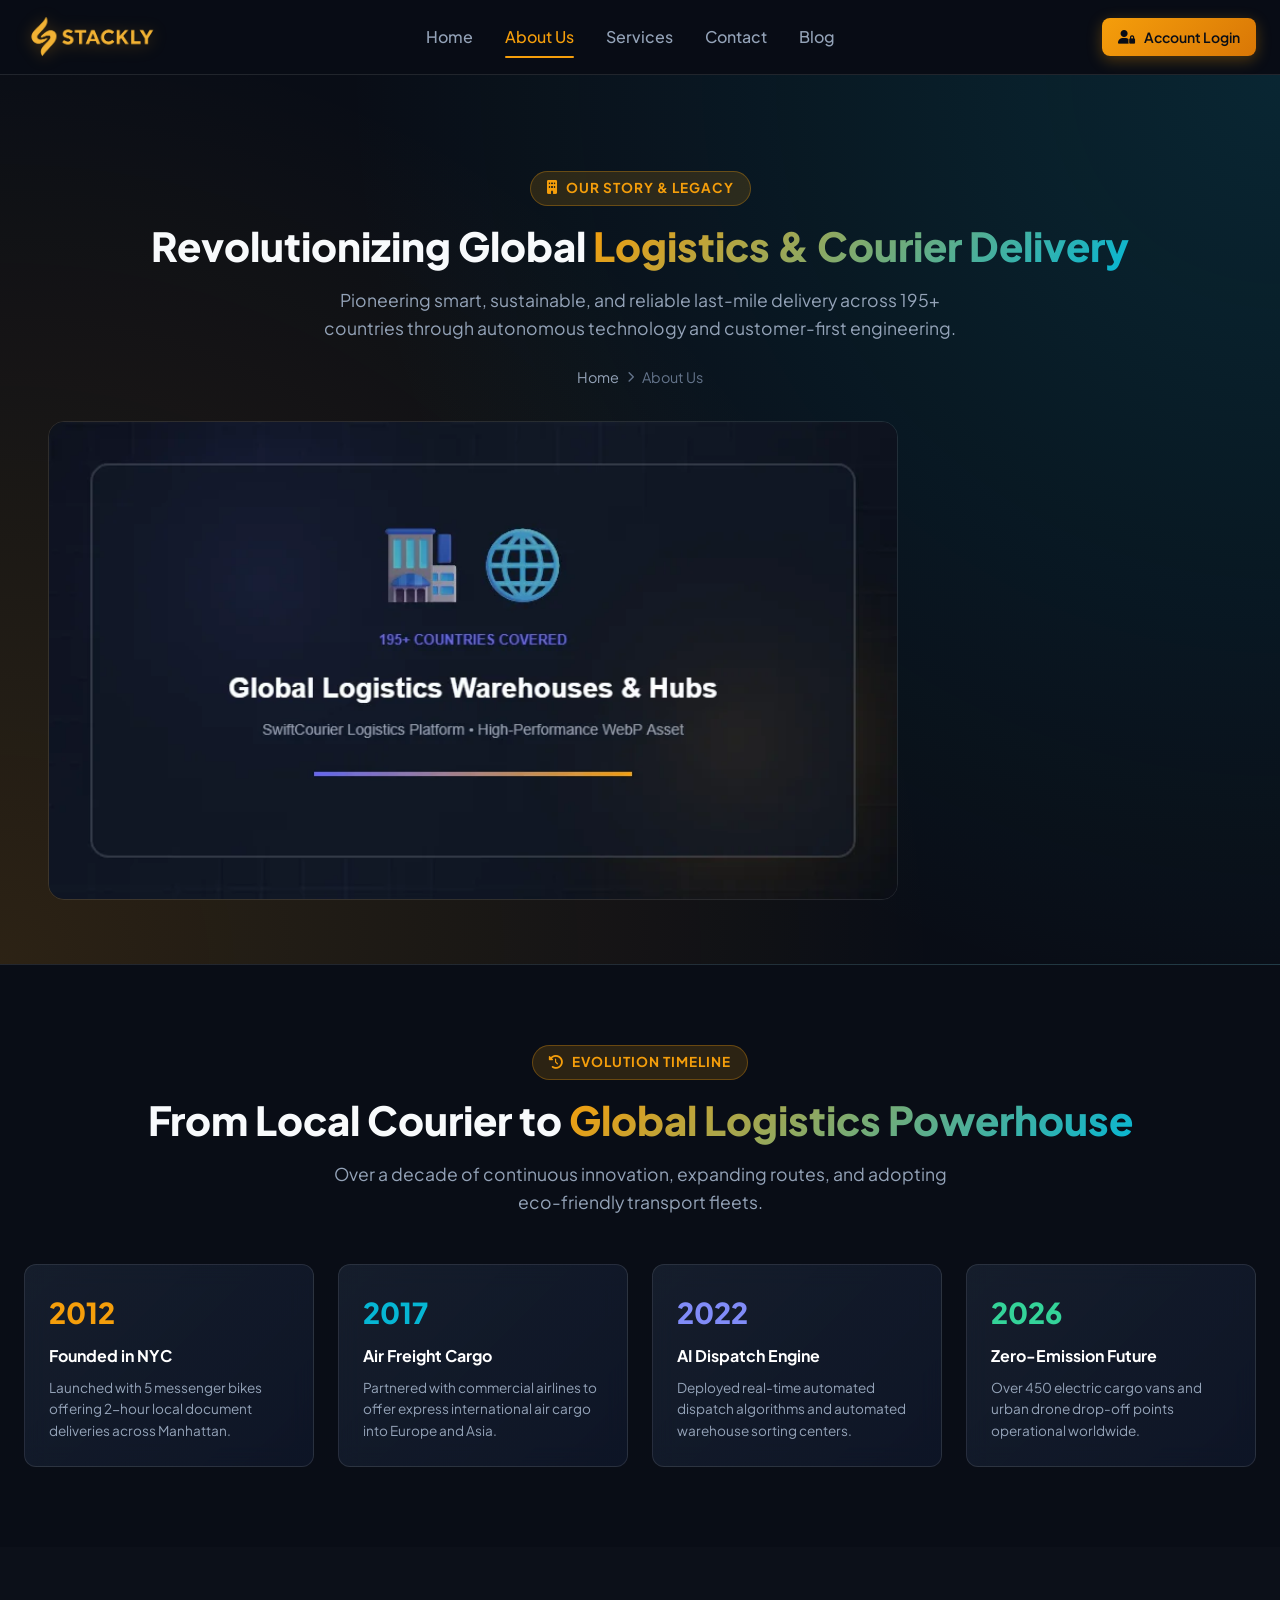
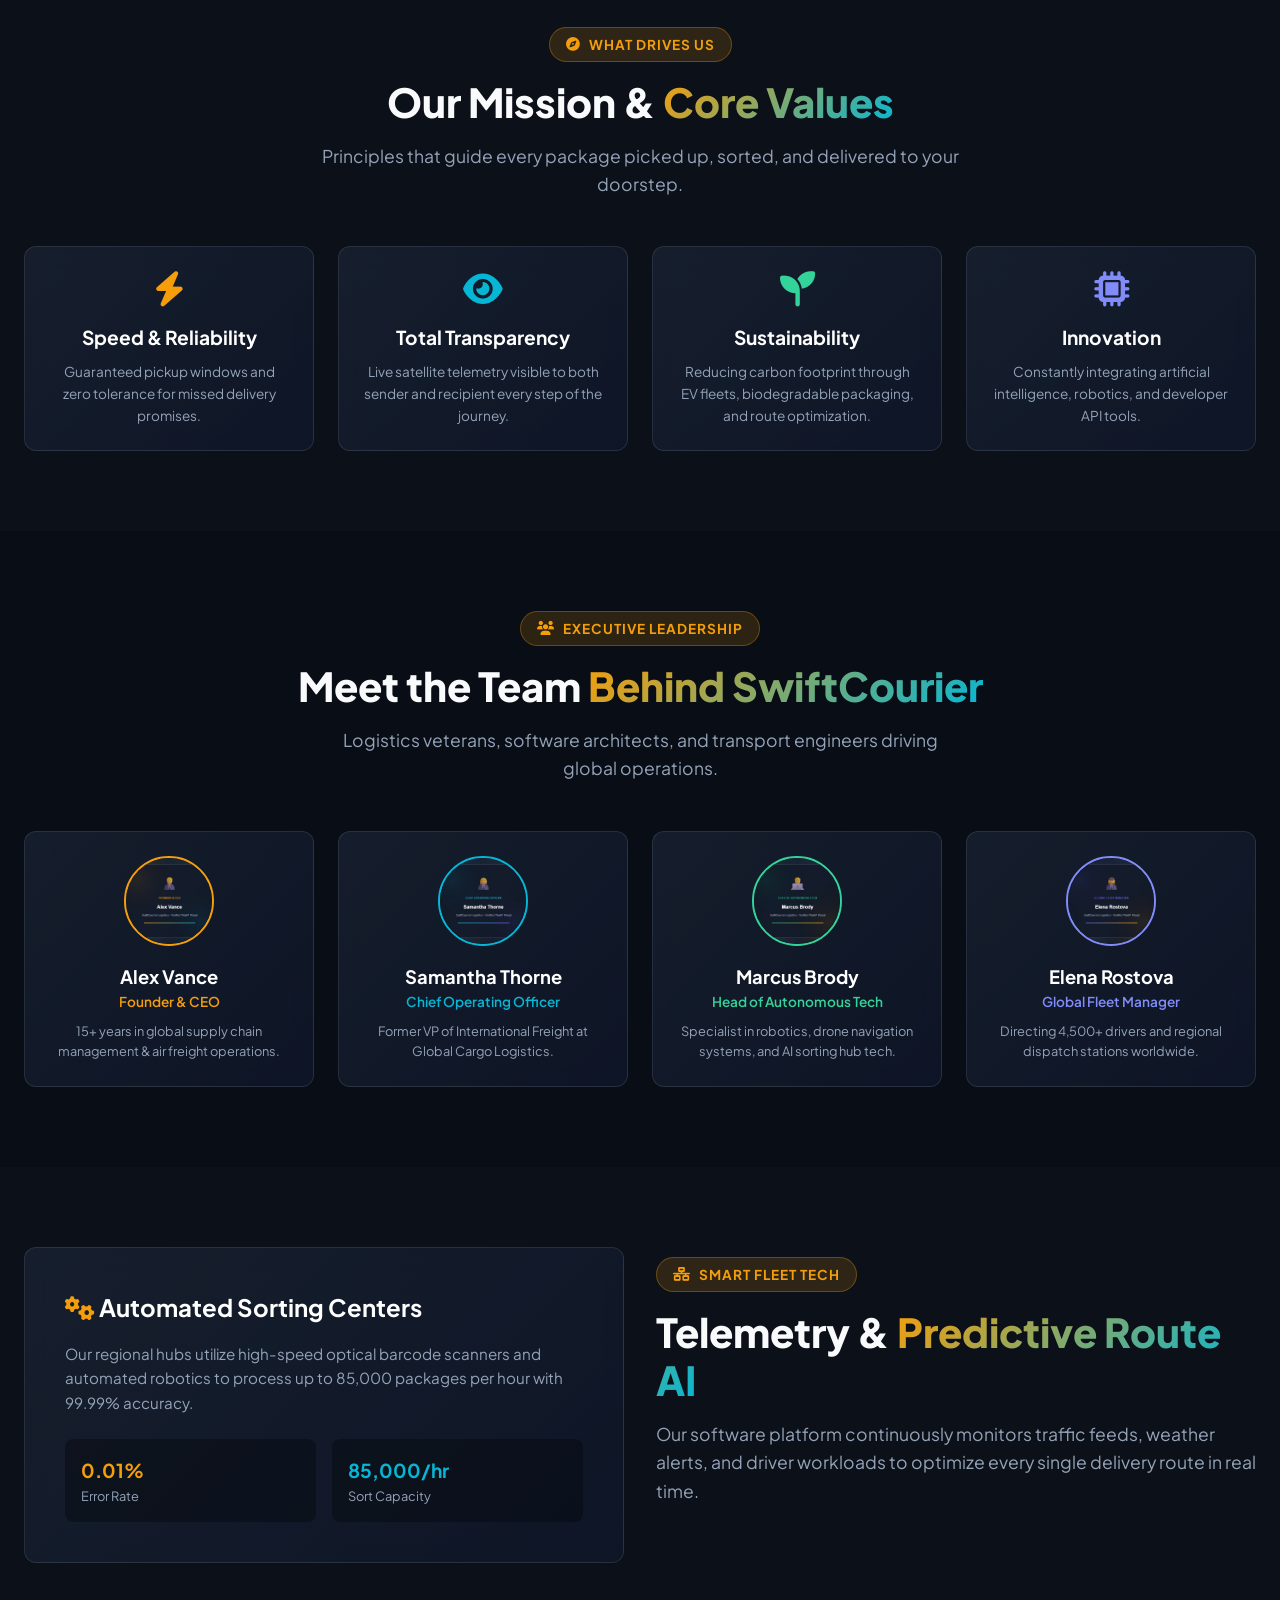
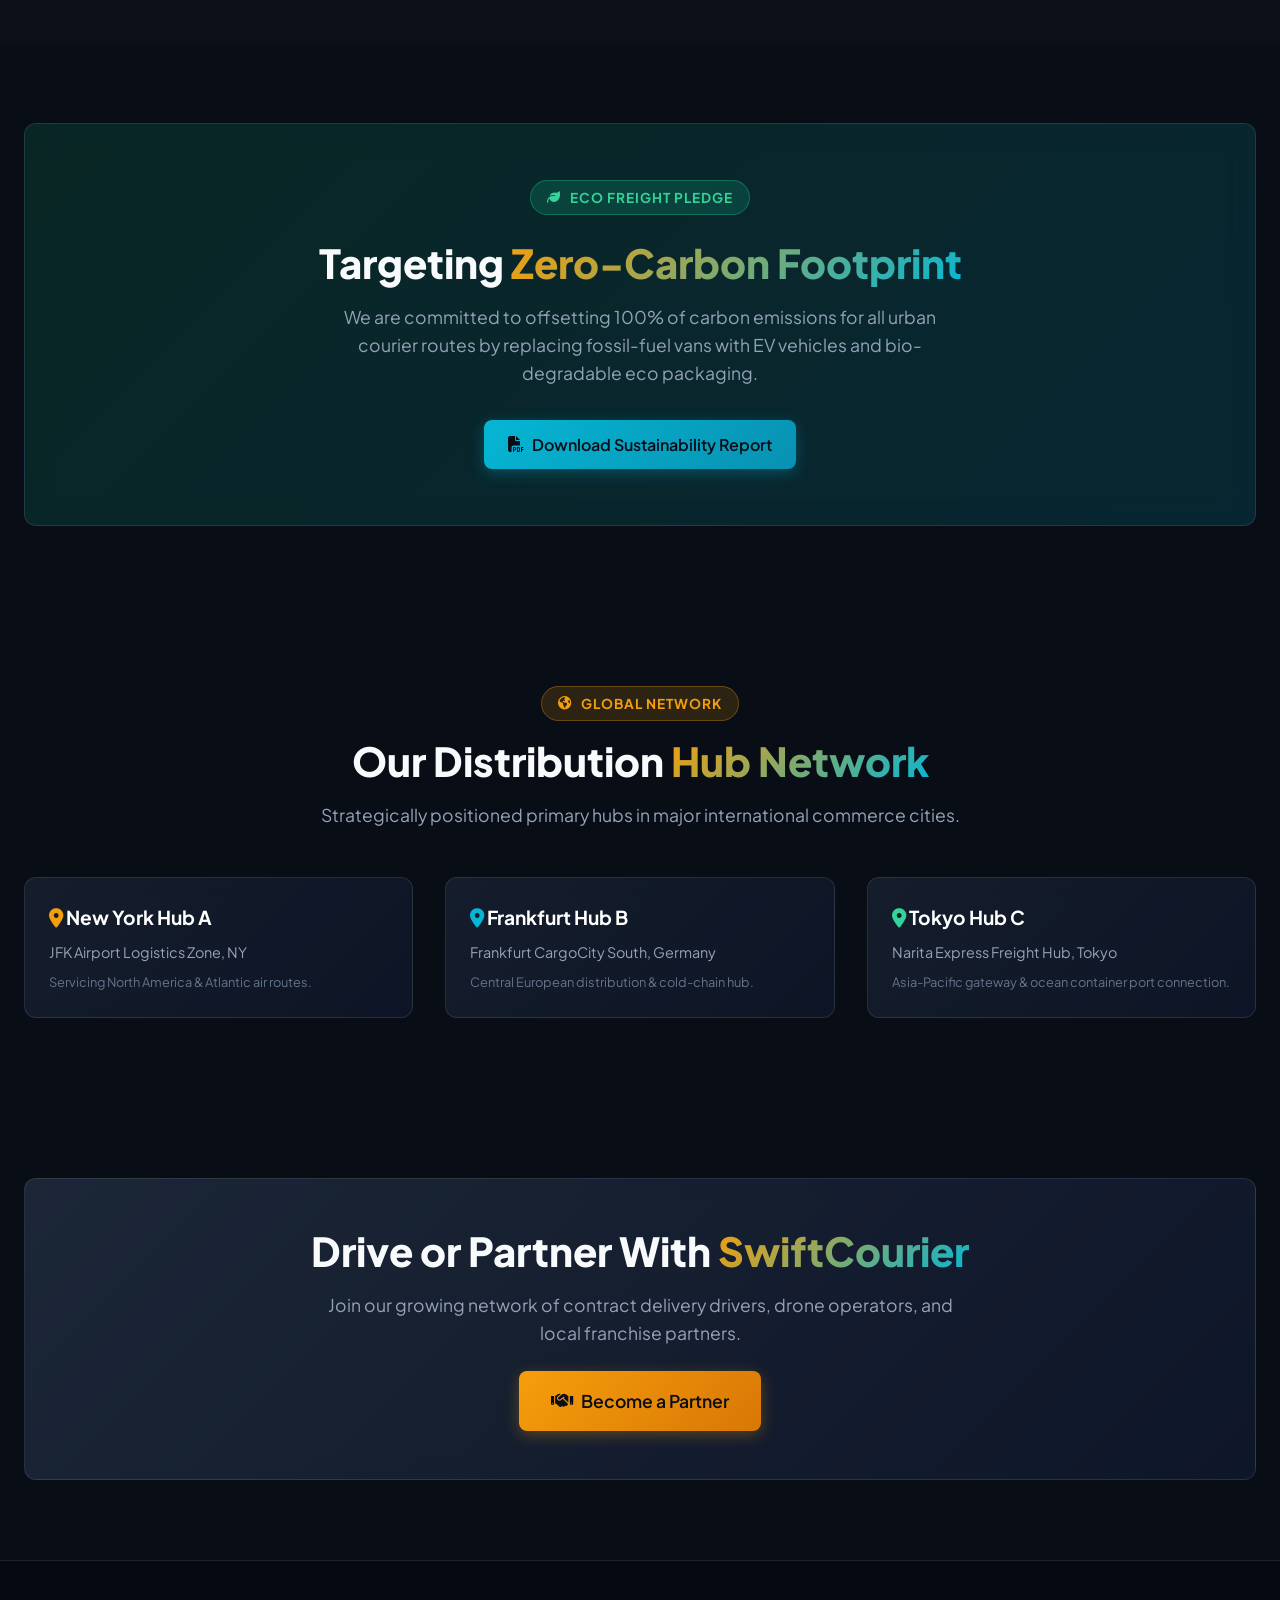
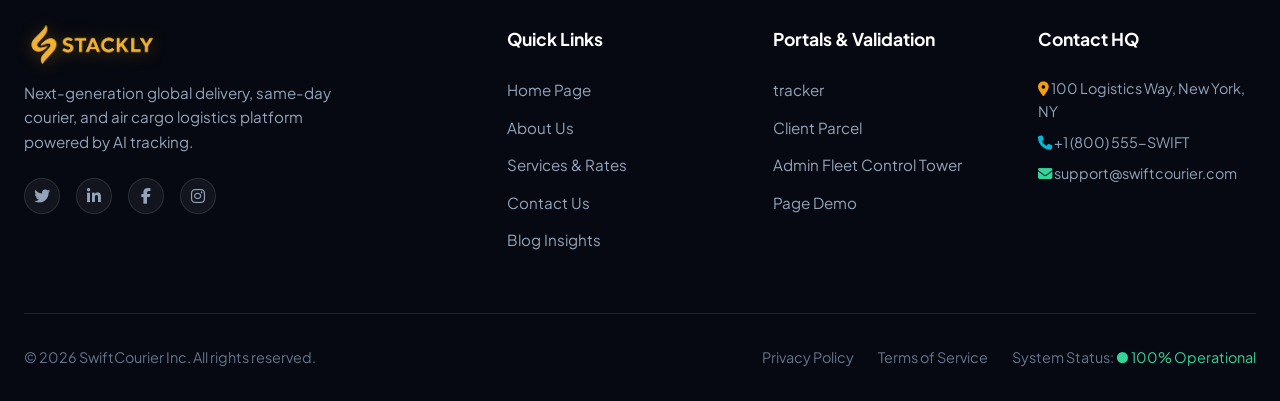
<file: about.html>
<!DOCTYPE html>
<html lang="en">
<head>
  <meta charset="UTF-8">
  <meta name="viewport" content="width=device-width, initial-scale=1.0">
  <title>About Us | SwiftCourier & Global Delivery Platform</title>
  <meta name="description" content="Learn about SwiftCourier history, mission, leadership team, electric fleet technology, global warehouse network, and sustainability goals.">
  <link rel="preconnect" href="https://fonts.googleapis.com">
  <link rel="preconnect" href="https://fonts.gstatic.com" crossorigin>
  <link href="https://fonts.googleapis.com/css2?family=Plus+Jakarta+Sans:wght@400;500;600;700;800&display=swap" rel="stylesheet">
  <link rel="stylesheet" href="https://cdnjs.cloudflare.com/ajax/libs/font-awesome/6.4.0/css/all.min.css">
  <link rel="stylesheet" href="css/main.css">
  <link rel="stylesheet" href="css/responsive.css">
</head>
<body>

  <!-- Site Header -->
  <header class="site-header">
    <div class="navbar">
      <a href="index.html" class="logo-brand">
        <img src="logo_0950.webp" alt="SwiftCourier Logo" class="brand-logo-img">
      </a>
      
      <nav class="nav-links">
        <a href="index.html" class="nav-link">Home</a>
        <a href="about.html" class="nav-link active">About Us</a>
        <a href="services.html" class="nav-link">Services</a>
        <a href="contact.html" class="nav-link">Contact</a>
        <a href="blog.html" class="nav-link">Blog</a>
      </nav>

      <div class="nav-actions">
        <a href="login.html" class="btn btn-primary btn-sm"><i class="fas fa-user-lock"></i> Account Login</a>
        <button class="mobile-toggle" aria-label="Toggle navigation menu"><i class="fas fa-bars"></i></button>
      </div>
    </div>
  </header>

  <!-- Mobile Drawer Navigation -->
  <div class="drawer-overlay"></div>
  <div class="mobile-nav-drawer">
    <div class="drawer-header">
      <a href="index.html" class="logo-brand">
        <img src="logo_0950.webp" alt="SwiftCourier Logo" class="brand-logo-img">
      </a>
      <button class="drawer-close-btn" aria-label="Close navigation menu"><i class="fas fa-times"></i></button>
    </div>
    <div class="drawer-body">
      <nav class="drawer-menu-links">
        <a href="index.html" class="nav-link"><i class="fas fa-home"></i> Home</a>
        <a href="about.html" class="nav-link active"><i class="fas fa-info-circle"></i> About Us</a>
        <a href="services.html" class="nav-link"><i class="fas fa-cubes"></i> Services</a>
        <a href="contact.html" class="nav-link"><i class="fas fa-envelope"></i> Contact</a>
        <a href="blog.html" class="nav-link"><i class="fas fa-newspaper"></i> Blog</a>
      </nav>
      <div class="drawer-footer">
        <a href="login.html" class="btn btn-primary"><i class="fas fa-user-lock"></i> Account Login</a>
      </div>
    </div>
  </div>

  <main>
    <!-- SECTION 1: ABOUT HERO BANNER -->
    <section class="page-hero">
      <div class="section-wrapper" style="padding-top: 0; padding-bottom: 0;">
        <span class="section-tag"><i class="fas fa-building"></i> Our Story & Legacy</span>
        <h1 class="section-title">Revolutionizing Global <span>Logistics & Courier Delivery</span></h1>
        <p class="section-desc" style="margin: 0 auto 1.5rem;">
          Pioneering smart, sustainable, and reliable last-mile delivery across 195+ countries through autonomous technology and customer-first engineering.
        </p>
        <div class="breadcrumbs">
          <a href="index.html">Home</a> <i class="fas fa-chevron-right" style="font-size: 0.7rem;"></i> <span>About Us</span>
        </div>

        <div style="margin-top: 2rem; text-align: center;">
          <img src="assets/about_history.webp" alt="SwiftCourier Global Logistics Network" style="width: 100%; max-width: 850px; border-radius: 16px; border: 1px solid var(--border-glass);">
        </div>
      </div>
    </section>

    <!-- SECTION 2: COMPANY STORY & HISTORY TIMELINE -->
    <section class="section-wrapper">
      <div class="text-center">
        <span class="section-tag"><i class="fas fa-history"></i> Evolution Timeline</span>
        <h2 class="section-title">From Local Courier to <span>Global Logistics Powerhouse</span></h2>
        <p class="section-desc">Over a decade of continuous innovation, expanding routes, and adopting eco-friendly transport fleets.</p>
      </div>

      <div class="grid-4">
        <div class="glass-card">
          <span style="font-size: 1.8rem; font-weight: 800; color: var(--primary);">2012</span>
          <h4 style="color: #fff; margin: 0.5rem 0;">Founded in NYC</h4>
          <p style="font-size: 0.85rem; color: var(--text-muted);">Launched with 5 messenger bikes offering 2-hour local document deliveries across Manhattan.</p>
        </div>
        <div class="glass-card">
          <span style="font-size: 1.8rem; font-weight: 800; color: var(--accent);">2017</span>
          <h4 style="color: #fff; margin: 0.5rem 0;">Air Freight Cargo</h4>
          <p style="font-size: 0.85rem; color: var(--text-muted);">Partnered with commercial airlines to offer express international air cargo into Europe and Asia.</p>
        </div>
        <div class="glass-card">
          <span style="font-size: 1.8rem; font-weight: 800; color: #818cf8;">2022</span>
          <h4 style="color: #fff; margin: 0.5rem 0;">AI Dispatch Engine</h4>
          <p style="font-size: 0.85rem; color: var(--text-muted);">Deployed real-time automated dispatch algorithms and automated warehouse sorting centers.</p>
        </div>
        <div class="glass-card">
          <span style="font-size: 1.8rem; font-weight: 800; color: #34d399;">2026</span>
          <h4 style="color: #fff; margin: 0.5rem 0;">Zero-Emission Future</h4>
          <p style="font-size: 0.85rem; color: var(--text-muted);">Over 450 electric cargo vans and urban drone drop-off points operational worldwide.</p>
        </div>
      </div>
    </section>

    <!-- SECTION 3: CORE MISSION, VISION & VALUES -->
    <section class="section-wrapper" style="background: rgba(255,255,255,0.01);">
      <div class="text-center">
        <span class="section-tag"><i class="fas fa-compass"></i> What Drives Us</span>
        <h2 class="section-title">Our Mission & <span>Core Values</span></h2>
        <p class="section-desc">Principles that guide every package picked up, sorted, and delivered to your doorstep.</p>
      </div>

      <div class="grid-4">
        <div class="glass-card text-center">
          <i class="fas fa-bolt" style="font-size: 2.2rem; color: var(--primary); margin-bottom: 1rem;"></i>
          <h3 style="font-size: 1.2rem; color: #fff; margin-bottom: 0.5rem;">Speed & Reliability</h3>
          <p style="color: var(--text-muted); font-size: 0.85rem;">Guaranteed pickup windows and zero tolerance for missed delivery promises.</p>
        </div>
        <div class="glass-card text-center">
          <i class="fas fa-eye" style="font-size: 2.2rem; color: var(--accent); margin-bottom: 1rem;"></i>
          <h3 style="font-size: 1.2rem; color: #fff; margin-bottom: 0.5rem;">Total Transparency</h3>
          <p style="color: var(--text-muted); font-size: 0.85rem;">Live satellite telemetry visible to both sender and recipient every step of the journey.</p>
        </div>
        <div class="glass-card text-center">
          <i class="fas fa-seedling" style="font-size: 2.2rem; color: #34d399; margin-bottom: 1rem;"></i>
          <h3 style="font-size: 1.2rem; color: #fff; margin-bottom: 0.5rem;">Sustainability</h3>
          <p style="color: var(--text-muted); font-size: 0.85rem;">Reducing carbon footprint through EV fleets, biodegradable packaging, and route optimization.</p>
        </div>
        <div class="glass-card text-center">
          <i class="fas fa-microchip" style="font-size: 2.2rem; color: #818cf8; margin-bottom: 1rem;"></i>
          <h3 style="font-size: 1.2rem; color: #fff; margin-bottom: 0.5rem;">Innovation</h3>
          <p style="color: var(--text-muted); font-size: 0.85rem;">Constantly integrating artificial intelligence, robotics, and developer API tools.</p>
        </div>
      </div>
    </section>

    <!-- SECTION 4: EXECUTIVE LEADERSHIP SHOWCASE -->
    <section class="section-wrapper">
      <div class="text-center">
        <span class="section-tag"><i class="fas fa-users"></i> Executive Leadership</span>
        <h2 class="section-title">Meet the Team <span>Behind SwiftCourier</span></h2>
        <p class="section-desc">Logistics veterans, software architects, and transport engineers driving global operations.</p>
      </div>

      <div class="grid-4">
        <div class="glass-card text-center">
          <img src="assets/team_ceo.webp" alt="Alex Vance CEO" style="width: 90px; height: 90px; border-radius: 50%; object-fit: cover; margin: 0 auto 1rem; border: 2px solid var(--primary);">
          <h3 style="font-size: 1.15rem; color: #fff;">Alex Vance</h3>
          <p style="color: var(--primary); font-weight: 600; font-size: 0.85rem; margin-bottom: 0.5rem;">Founder & CEO</p>
          <p style="color: var(--text-muted); font-size: 0.8rem;">15+ years in global supply chain management & air freight operations.</p>
        </div>

        <div class="glass-card text-center">
          <img src="assets/team_coo.webp" alt="Samantha Thorne COO" style="width: 90px; height: 90px; border-radius: 50%; object-fit: cover; margin: 0 auto 1rem; border: 2px solid var(--accent);">
          <h3 style="font-size: 1.15rem; color: #fff;">Samantha Thorne</h3>
          <p style="color: var(--accent); font-weight: 600; font-size: 0.85rem; margin-bottom: 0.5rem;">Chief Operating Officer</p>
          <p style="color: var(--text-muted); font-size: 0.8rem;">Former VP of International Freight at Global Cargo Logistics.</p>
        </div>

        <div class="glass-card text-center">
          <img src="assets/team_tech.webp" alt="Marcus Brody Head of Tech" style="width: 90px; height: 90px; border-radius: 50%; object-fit: cover; margin: 0 auto 1rem; border: 2px solid #34d399;">
          <h3 style="font-size: 1.15rem; color: #fff;">Marcus Brody</h3>
          <p style="color: #34d399; font-weight: 600; font-size: 0.85rem; margin-bottom: 0.5rem;">Head of Autonomous Tech</p>
          <p style="color: var(--text-muted); font-size: 0.8rem;">Specialist in robotics, drone navigation systems, and AI sorting hub tech.</p>
        </div>

        <div class="glass-card text-center">
          <img src="assets/team_fleet.webp" alt="Elena Rostova Fleet Manager" style="width: 90px; height: 90px; border-radius: 50%; object-fit: cover; margin: 0 auto 1rem; border: 2px solid #818cf8;">
          <h3 style="font-size: 1.15rem; color: #fff;">Elena Rostova</h3>
          <p style="color: #818cf8; font-weight: 600; font-size: 0.85rem; margin-bottom: 0.5rem;">Global Fleet Manager</p>
          <p style="color: var(--text-muted); font-size: 0.8rem;">Directing 4,500+ drivers and regional dispatch stations worldwide.</p>
        </div>
      </div>
    </section>

    <!-- SECTION 5: FLEET & TECHNOLOGY BREAKDOWN -->
    <section class="section-wrapper" style="background: rgba(255,255,255,0.01);">
      <div class="grid-2" style="align-items: center;">
        <div class="glass-card" style="padding: 2.5rem;">
          <h3 style="font-size: 1.5rem; color: #fff; margin-bottom: 1rem;"><i class="fas fa-cogs" style="color: var(--primary);"></i> Automated Sorting Centers</h3>
          <p style="color: var(--text-muted); font-size: 0.95rem; margin-bottom: 1.5rem;">Our regional hubs utilize high-speed optical barcode scanners and automated robotics to process up to 85,000 packages per hour with 99.99% accuracy.</p>
          <div style="display: grid; grid-template-columns: 1fr 1fr; gap: 1rem;">
            <div style="padding: 1rem; background: rgba(0,0,0,0.3); border-radius: 8px;">
              <strong style="color: var(--primary); font-size: 1.2rem;">0.01%</strong>
              <p style="font-size: 0.8rem; color: var(--text-muted);">Error Rate</p>
            </div>
            <div style="padding: 1rem; background: rgba(0,0,0,0.3); border-radius: 8px;">
              <strong style="color: var(--accent); font-size: 1.2rem;">85,000/hr</strong>
              <p style="font-size: 0.8rem; color: var(--text-muted);">Sort Capacity</p>
            </div>
          </div>
        </div>

        <div>
          <span class="section-tag"><i class="fas fa-network-wired"></i> Smart Fleet Tech</span>
          <h2 class="section-title">Telemetry & <span>Predictive Route AI</span></h2>
          <p class="section-desc">Our software platform continuously monitors traffic feeds, weather alerts, and driver workloads to optimize every single delivery route in real time.</p>
        </div>
      </div>
    </section>

    <!-- SECTION 6: SUSTAINABILITY & ZERO-EMISSIONS TARGET -->
    <section class="section-wrapper">
      <div class="glass-panel text-center" style="padding: 3.5rem 2rem; background: linear-gradient(135deg, rgba(16, 185, 129, 0.15) 0%, rgba(6, 182, 212, 0.15) 100%);">
        <span class="section-tag" style="background: rgba(16, 185, 129, 0.2); color: #34d399; border-color: rgba(16, 185, 129, 0.4);"><i class="fas fa-leaf"></i> Eco Freight Pledge</span>
        <h2 class="section-title" style="margin-top: 0.5rem;">Targeting <span>Zero-Carbon Footprint</span></h2>
        <p class="section-desc" style="max-width: 650px; margin: 0 auto 2rem;">We are committed to offsetting 100% of carbon emissions for all urban courier routes by replacing fossil-fuel vans with EV vehicles and bio-degradable eco packaging.</p>
        <a href="contact.html" class="btn btn-accent btn-md"><i class="fas fa-file-pdf"></i> Download Sustainability Report</a>
      </div>
    </section>

    <!-- SECTION 7: GLOBAL WAREHOUSES & PARTNER NETWORK -->
    <section class="section-wrapper">
      <div class="text-center">
        <span class="section-tag"><i class="fas fa-globe-americas"></i> Global Network</span>
        <h2 class="section-title">Our Distribution <span>Hub Network</span></h2>
        <p class="section-desc">Strategically positioned primary hubs in major international commerce cities.</p>
      </div>

      <div class="grid-3">
        <div class="glass-card">
          <h4 style="font-size: 1.2rem; color: #fff; margin-bottom: 0.5rem;"><i class="fas fa-map-marker-alt" style="color: var(--primary);"></i> New York Hub A</h4>
          <p style="color: var(--text-muted); font-size: 0.9rem;">JFK Airport Logistics Zone, NY</p>
          <p style="font-size: 0.8rem; color: var(--text-dim); margin-top: 0.5rem;">Servicing North America & Atlantic air routes.</p>
        </div>
        <div class="glass-card">
          <h4 style="font-size: 1.2rem; color: #fff; margin-bottom: 0.5rem;"><i class="fas fa-map-marker-alt" style="color: var(--accent);"></i> Frankfurt Hub B</h4>
          <p style="color: var(--text-muted); font-size: 0.9rem;">Frankfurt CargoCity South, Germany</p>
          <p style="font-size: 0.8rem; color: var(--text-dim); margin-top: 0.5rem;">Central European distribution & cold-chain hub.</p>
        </div>
        <div class="glass-card">
          <h4 style="font-size: 1.2rem; color: #fff; margin-bottom: 0.5rem;"><i class="fas fa-map-marker-alt" style="color: #34d399;"></i> Tokyo Hub C</h4>
          <p style="color: var(--text-muted); font-size: 0.9rem;">Narita Express Freight Hub, Tokyo</p>
          <p style="font-size: 0.8rem; color: var(--text-dim); margin-top: 0.5rem;">Asia-Pacific gateway & ocean container port connection.</p>
        </div>
      </div>
    </section>

    <!-- SECTION 8: PARTNER FLEET RECRUITMENT CTA -->
    <section class="section-wrapper">
      <div class="glass-card text-center" style="padding: 3rem; background: linear-gradient(135deg, rgba(30, 41, 59, 0.9) 0%, rgba(15, 23, 42, 0.95) 100%);">
        <h2 class="section-title">Drive or Partner With <span>SwiftCourier</span></h2>
        <p class="section-desc" style="margin: 0 auto 1.5rem;">Join our growing network of contract delivery drivers, drone operators, and local franchise partners.</p>
        <a href="contact.html" class="btn btn-primary btn-lg"><i class="fas fa-handshake"></i> Become a Partner</a>
      </div>
    </section>
  </main>

  <!-- Site Footer -->
  <footer class="site-footer">
    <div class="footer-grid">
      <div>
        <a href="index.html" class="logo-brand">
          <img src="logo_0950.webp" alt="SwiftCourier Logo" class="brand-logo-img">
        </a>
        <p class="footer-brand-desc">Next-generation global delivery, same-day courier, and air cargo logistics platform powered by AI tracking.</p>
        <div class="social-icons">
          <a href="404.html" class="social-icon" aria-label="Twitter / X"><i class="fab fa-twitter"></i></a>
          <a href="404.html" class="social-icon" aria-label="LinkedIn"><i class="fab fa-linkedin-in"></i></a>
          <a href="404.html" class="social-icon" aria-label="Facebook"><i class="fab fa-facebook-f"></i></a>
          <a href="404.html" class="social-icon" aria-label="Instagram"><i class="fab fa-instagram"></i></a>
        </div>
      </div>

      <div>
        <h4 class="footer-title">Quick Links</h4>
        <ul class="footer-links">
          <li><a href="index.html">Home Page</a></li>
          <li><a href="about.html">About Us</a></li>
          <li><a href="services.html">Services & Rates</a></li>
          <li><a href="contact.html">Contact Us</a></li>
          <li><a href="blog.html">Blog Insights</a></li>
        </ul>
      </div>
<div>
        <h4 class="footer-title">Portals & Validation</h4>
        <ul class="footer-links">
          <li><a href="404.html">tracker</a></li>
          <li><a href="404.html">Client Parcel </a></li>
          <li><a href="404.html">Admin Fleet Control Tower</a></li>
          <li><a href="404.html"> Page Demo</a></li>
        </ul>
      </div>
      
      <div>
        <h4 class="footer-title">Contact HQ</h4>
        <p style="color: var(--text-muted); font-size: 0.9rem; margin-bottom: 0.5rem;"><i class="fas fa-map-marker-alt" style="color: var(--primary);"></i> 100 Logistics Way, New York, NY</p>
        <p style="color: var(--text-muted); font-size: 0.9rem; margin-bottom: 0.5rem;"><i class="fas fa-phone" style="color: var(--accent);"></i> +1 (800) 555-SWIFT</p>
        <p style="color: var(--text-muted); font-size: 0.9rem;"><i class="fas fa-envelope" style="color: #34d399;"></i> support@swiftcourier.com</p>
      </div>
    </div>

    <div class="footer-bottom">
      <p>&copy; 2026 SwiftCourier Inc. All rights reserved.</p>
      <div style="display: flex; gap: 1.5rem;">
        <a href="404.html">Privacy Policy</a>
        <a href="404.html">Terms of Service</a>
        <a href="404.html">System Status: <span style="color: #34d399;">● 100% Operational</span></a>
      </div>
    </div>
  </footer>

  <script src="js/data.js"></script>
  <script src="js/app.js"></script>
</body>
</html>
</file>
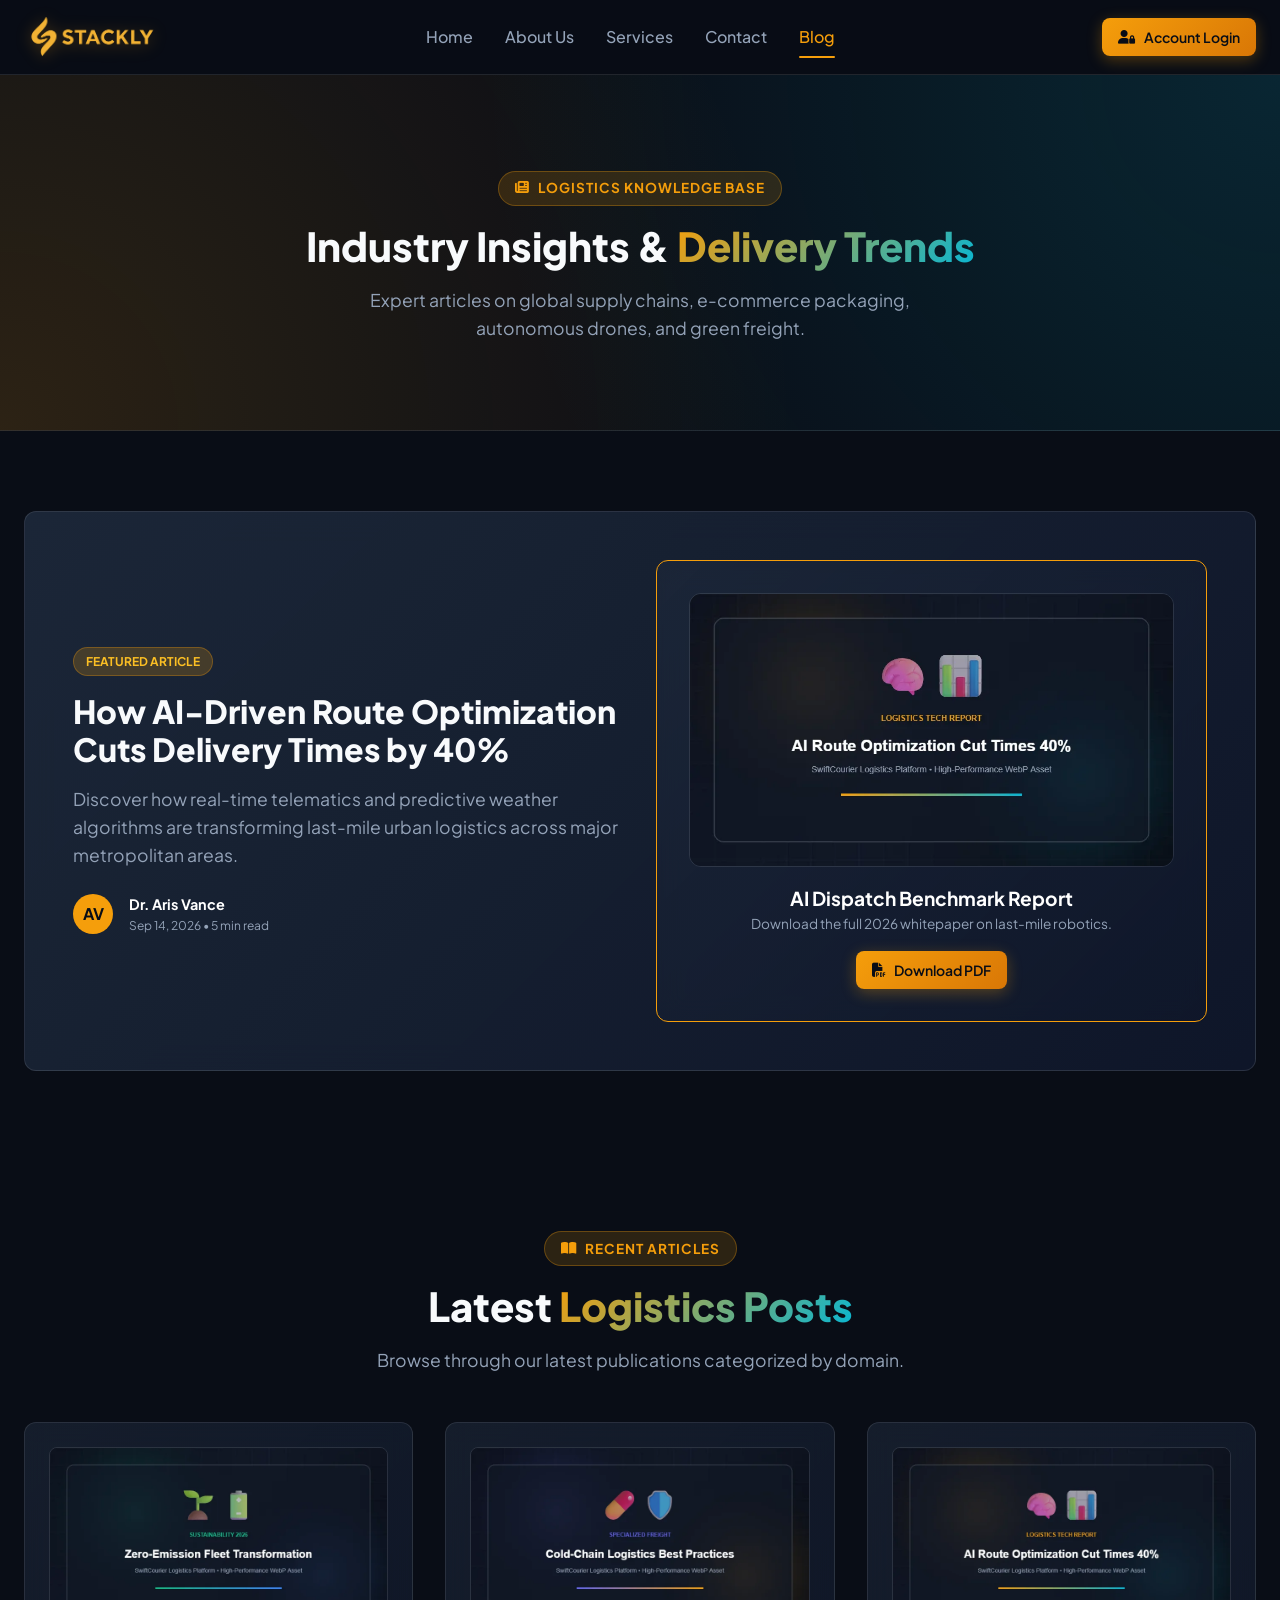
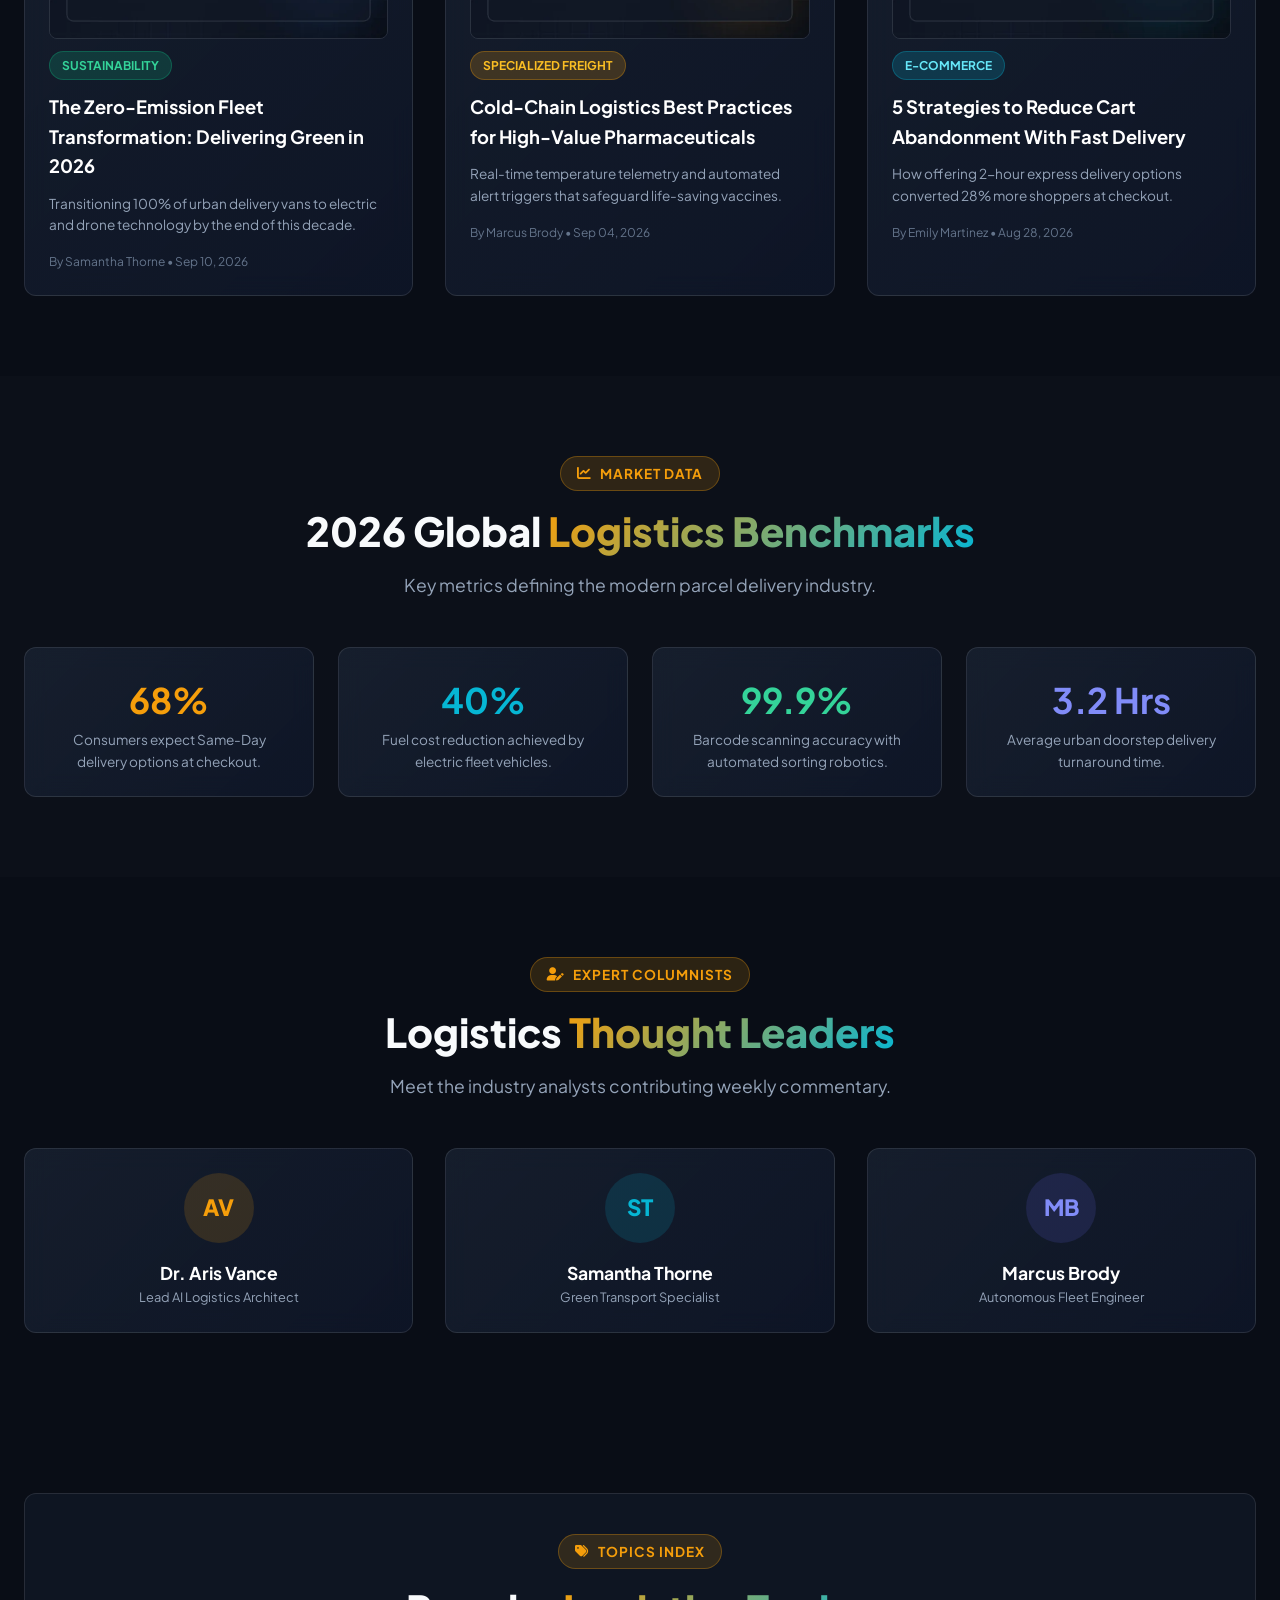
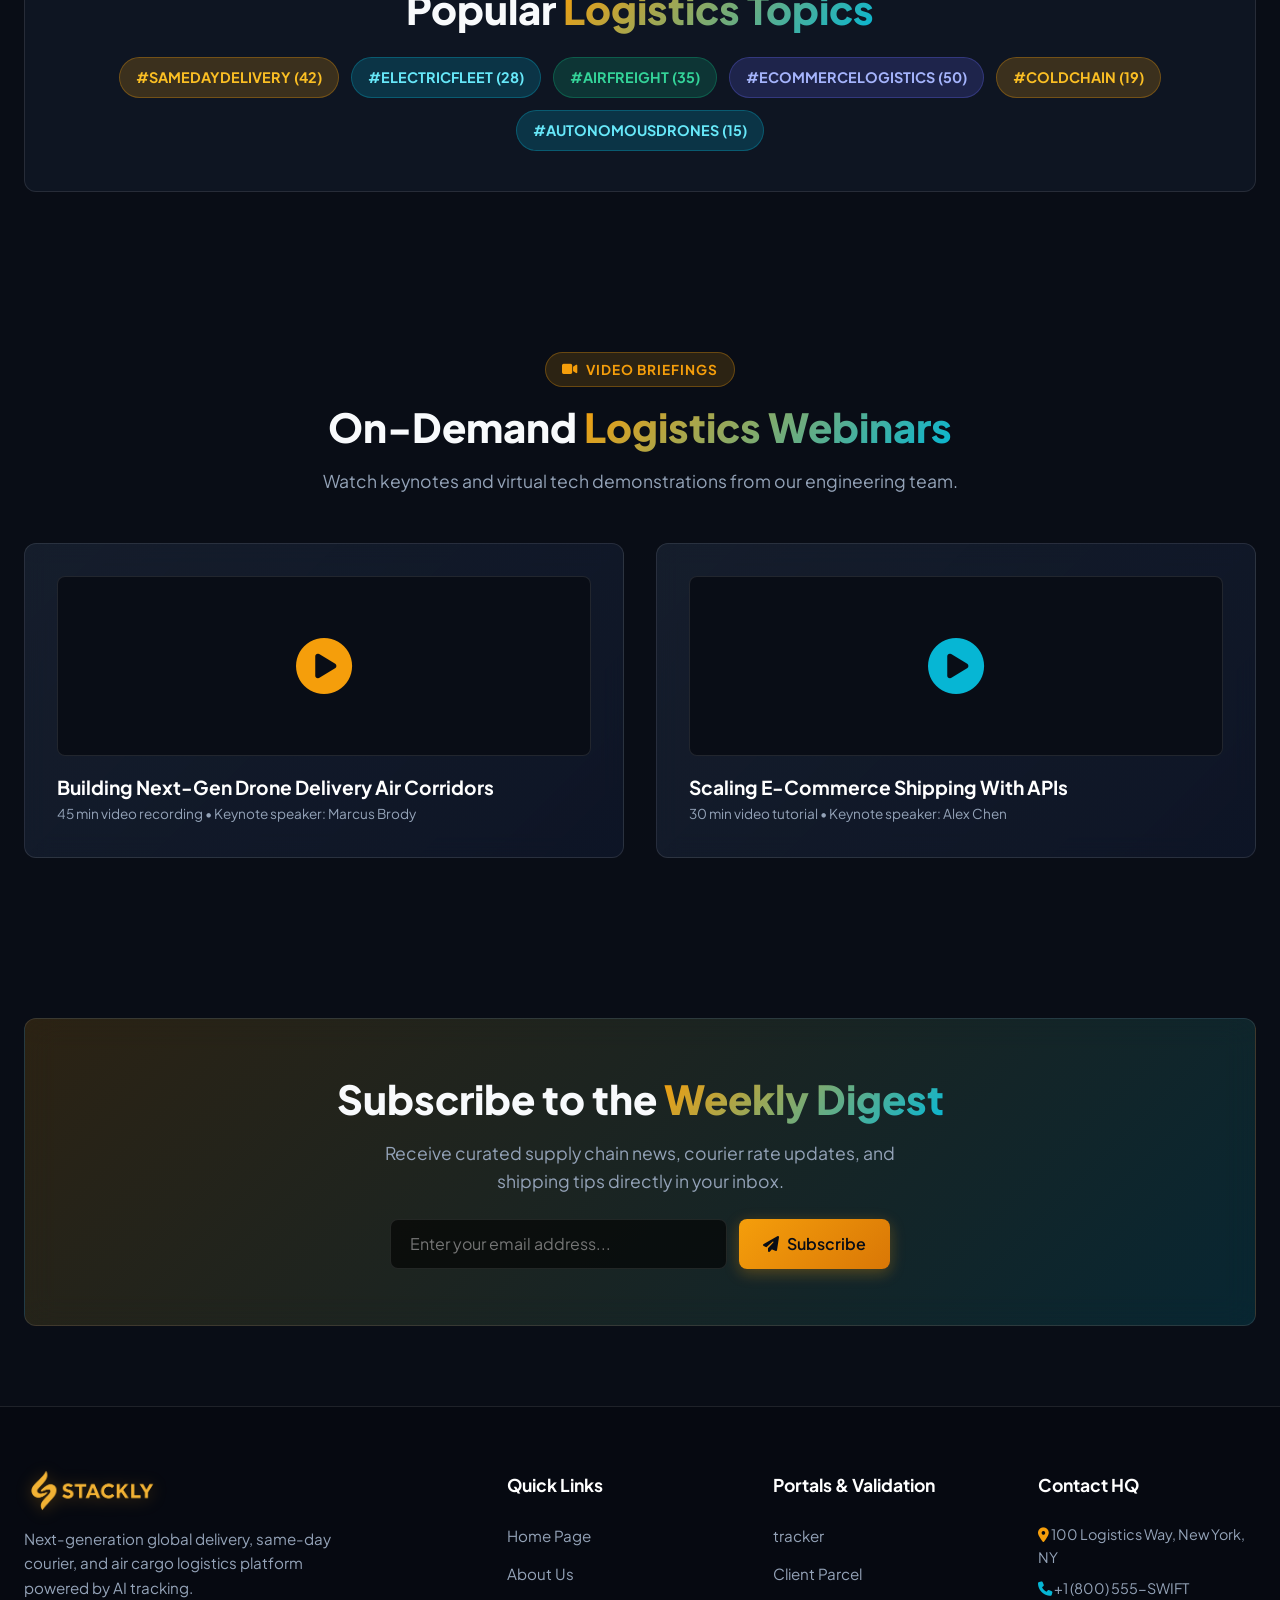
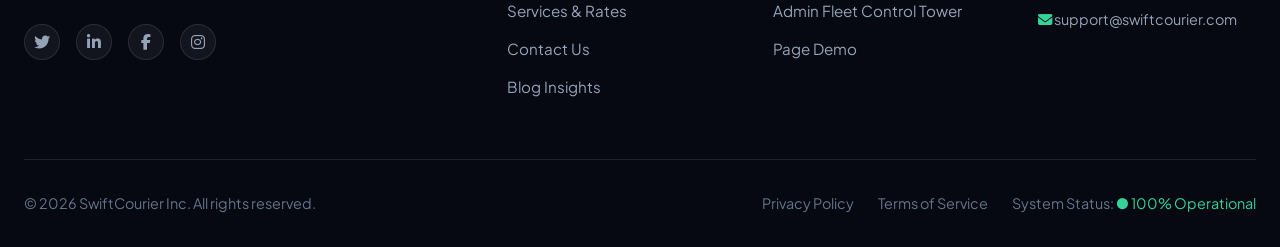
<file: blog.html>
<!DOCTYPE html>
<html lang="en">
<head>
  <meta charset="UTF-8">
  <meta name="viewport" content="width=device-width, initial-scale=1.0">
  <title>Blog & Logistics Insights | SwiftCourier Platform</title>
  <meta name="description" content="Stay ahead with supply chain analysis, cold-chain freight tips, e-commerce fulfillment guides, and sustainability news from SwiftCourier experts.">
  <link rel="preconnect" href="https://fonts.googleapis.com">
  <link rel="preconnect" href="https://fonts.gstatic.com" crossorigin>
  <link href="https://fonts.googleapis.com/css2?family=Plus+Jakarta+Sans:wght@400;500;600;700;800&display=swap" rel="stylesheet">
  <link rel="stylesheet" href="https://cdnjs.cloudflare.com/ajax/libs/font-awesome/6.4.0/css/all.min.css">
  <link rel="stylesheet" href="css/main.css">
  <link rel="stylesheet" href="css/responsive.css">
</head>
<body>

  <!-- Site Header -->
  <header class="site-header">
    <div class="navbar">
      <a href="index.html" class="logo-brand">
        <img src="logo_0950.webp" alt="SwiftCourier Logo" class="brand-logo-img">
      </a>
      
      <nav class="nav-links">
        <a href="index.html" class="nav-link">Home</a>
        <a href="about.html" class="nav-link">About Us</a>
        <a href="services.html" class="nav-link">Services</a>
        <a href="contact.html" class="nav-link">Contact</a>
        <a href="blog.html" class="nav-link active">Blog</a>
      </nav>

      <div class="nav-actions">
        <a href="login.html" class="btn btn-primary btn-sm"><i class="fas fa-user-lock"></i> Account Login</a>
        <button class="mobile-toggle" aria-label="Toggle navigation menu"><i class="fas fa-bars"></i></button>
      </div>
    </div>
  </header>

  <!-- Mobile Drawer -->
  <div class="drawer-overlay"></div>
  <div class="mobile-nav-drawer">
    <div class="drawer-header">
      <a href="index.html" class="logo-brand">
        <img src="logo_0950.webp" alt="SwiftCourier Logo" class="brand-logo-img">
      </a>
      <button class="drawer-close-btn" aria-label="Close navigation menu"><i class="fas fa-times"></i></button>
    </div>
    <div class="drawer-body">
      <nav class="drawer-menu-links">
        <a href="index.html" class="nav-link"><i class="fas fa-home"></i> Home</a>
        <a href="about.html" class="nav-link"><i class="fas fa-info-circle"></i> About Us</a>
        <a href="services.html" class="nav-link"><i class="fas fa-cubes"></i> Services</a>
        <a href="contact.html" class="nav-link"><i class="fas fa-envelope"></i> Contact</a>
        <a href="blog.html" class="nav-link active"><i class="fas fa-newspaper"></i> Blog</a>
      </nav>
      <div class="drawer-footer">
        <a href="login.html" class="btn btn-primary"><i class="fas fa-user-lock"></i> Account Login</a>
      </div>
    </div>
  </div>

  <main>
    <!-- SECTION 1: BLOG HERO & SEARCH BAR -->
    <section class="page-hero">
      <div class="section-wrapper" style="padding-top: 0; padding-bottom: 0;">
        <span class="section-tag"><i class="fas fa-newspaper"></i> Logistics Knowledge Base</span>
        <h1 class="section-title">Industry Insights & <span>Delivery Trends</span></h1>
        <p class="section-desc" style="margin: 0 auto 1.5rem;">
          Expert articles on global supply chains, e-commerce packaging, autonomous drones, and green freight.
        </p>
        
      
      </div>
    </section>

    <!-- SECTION 2: FEATURED STORY BANNER -->
    <section class="section-wrapper">
      <div class="glass-panel" style="padding: 3rem; background: linear-gradient(135deg, rgba(30, 41, 59, 0.9) 0%, rgba(15, 23, 42, 0.95) 100%);">
        <div class="grid-2" style="align-items: center;">
          <div>
            <span class="badge badge-warning" style="margin-bottom: 1rem;">Featured Article</span>
            <h2 class="section-title" style="font-size: 2rem;">How AI-Driven Route Optimization Cuts Delivery Times by 40%</h2>
            <p class="section-desc" style="margin-bottom: 1.5rem;">Discover how real-time telematics and predictive weather algorithms are transforming last-mile urban logistics across major metropolitan areas.</p>
            <div style="display: flex; gap: 1rem; align-items: center;">
              <div style="width: 40px; height: 40px; border-radius: 50%; background: var(--primary); color: #090d16; font-weight: 700; display: flex; align-items: center; justify-content: center;">AV</div>
              <div>
                <h4 style="color: #fff; font-size: 0.9rem;">Dr. Aris Vance</h4>
                <p style="font-size: 0.75rem; color: var(--text-muted);">Sep 14, 2026 • 5 min read</p>
              </div>
            </div>
          </div>
          <div class="glass-card text-center" style="padding: 2rem; border-color: var(--primary);">
            <img src="assets/blog_featured.webp" alt="AI Route Optimization Logistics Tech Report" style="width: 100%; border-radius: 12px; margin-bottom: 1rem; border: 1px solid var(--border-glass);">
            <h4 style="color: #fff; font-size: 1.2rem;">AI Dispatch Benchmark Report</h4>
            <p style="color: var(--text-muted); font-size: 0.85rem; margin-bottom: 1rem;">Download the full 2026 whitepaper on last-mile robotics.</p>
            <a href="404.html" class="btn btn-primary btn-sm"><i class="fas fa-file-pdf"></i> Download PDF</a>
          </div>
        </div>
      </div>
    </section>

    <!-- SECTION 3: LATEST ARTICLES GRID -->
    <section class="section-wrapper">
      <div class="text-center">
        <span class="section-tag"><i class="fas fa-book-open"></i> Recent Articles</span>
        <h2 class="section-title">Latest <span>Logistics Posts</span></h2>
        <p class="section-desc">Browse through our latest publications categorized by domain.</p>
      </div>

      <div class="grid-3">
        <div class="glass-card">
          <img src="assets/blog_green.webp" alt="Zero-Emission Fleet Transformation" style="width: 100%; border-radius: 8px; margin-bottom: 0.75rem; border: 1px solid var(--border-glass);">
          <span class="badge badge-success" style="margin-bottom: 0.75rem;">Sustainability</span>
          <h3 style="font-size: 1.15rem; color: #fff; margin-bottom: 0.75rem;">The Zero-Emission Fleet Transformation: Delivering Green in 2026</h3>
          <p style="color: var(--text-muted); font-size: 0.85rem; margin-bottom: 1rem;">Transitioning 100% of urban delivery vans to electric and drone technology by the end of this decade.</p>
          <p style="font-size: 0.75rem; color: var(--text-dim);">By Samantha Thorne • Sep 10, 2026</p>
        </div>

        <div class="glass-card">
          <img src="assets/blog_pharma.webp" alt="Cold-Chain Logistics Best Practices" style="width: 100%; border-radius: 8px; margin-bottom: 0.75rem; border: 1px solid var(--border-glass);">
          <span class="badge badge-warning" style="margin-bottom: 0.75rem;">Specialized Freight</span>
          <h3 style="font-size: 1.15rem; color: #fff; margin-bottom: 0.75rem;">Cold-Chain Logistics Best Practices for High-Value Pharmaceuticals</h3>
          <p style="color: var(--text-muted); font-size: 0.85rem; margin-bottom: 1rem;">Real-time temperature telemetry and automated alert triggers that safeguard life-saving vaccines.</p>
          <p style="font-size: 0.75rem; color: var(--text-dim);">By Marcus Brody • Sep 04, 2026</p>
        </div>

        <div class="glass-card">
          <img src="assets/blog_featured.webp" alt="E-Commerce Cart Abandonment Solutions" style="width: 100%; border-radius: 8px; margin-bottom: 0.75rem; border: 1px solid var(--border-glass);">
          <span class="badge badge-info" style="margin-bottom: 0.75rem;">E-Commerce</span>
          <h3 style="font-size: 1.15rem; color: #fff; margin-bottom: 0.75rem;">5 Strategies to Reduce Cart Abandonment With Fast Delivery</h3>
          <p style="color: var(--text-muted); font-size: 0.85rem; margin-bottom: 1rem;">How offering 2-hour express delivery options converted 28% more shoppers at checkout.</p>
          <p style="font-size: 0.75rem; color: var(--text-dim);">By Emily Martinez • Aug 28, 2026</p>
        </div>
      </div>
    </section>

    <!-- SECTION 4: INDUSTRY TRENDS & INFOGRAPHICS -->
    <section class="section-wrapper" style="background: rgba(255,255,255,0.01);">
      <div class="text-center">
        <span class="section-tag"><i class="fas fa-chart-line"></i> Market Data</span>
        <h2 class="section-title">2026 Global <span>Logistics Benchmarks</span></h2>
        <p class="section-desc">Key metrics defining the modern parcel delivery industry.</p>
      </div>

      <div class="grid-4 text-center">
        <div class="glass-card">
          <h2 style="font-size: 2.2rem; color: var(--primary);">68%</h2>
          <p style="color: var(--text-muted); font-size: 0.85rem;">Consumers expect Same-Day delivery options at checkout.</p>
        </div>
        <div class="glass-card">
          <h2 style="font-size: 2.2rem; color: var(--accent);">40%</h2>
          <p style="color: var(--text-muted); font-size: 0.85rem;">Fuel cost reduction achieved by electric fleet vehicles.</p>
        </div>
        <div class="glass-card">
          <h2 style="font-size: 2.2rem; color: #34d399;">99.9%</h2>
          <p style="color: var(--text-muted); font-size: 0.85rem;">Barcode scanning accuracy with automated sorting robotics.</p>
        </div>
        <div class="glass-card">
          <h2 style="font-size: 2.2rem; color: #818cf8;">3.2 Hrs</h2>
          <p style="color: var(--text-muted); font-size: 0.85rem;">Average urban doorstep delivery turnaround time.</p>
        </div>
      </div>
    </section>

    <!-- SECTION 5: GUEST AUTHOR SPOTLIGHT -->
    <section class="section-wrapper">
      <div class="text-center">
        <span class="section-tag"><i class="fas fa-user-edit"></i> Expert Columnists</span>
        <h2 class="section-title">Logistics <span>Thought Leaders</span></h2>
        <p class="section-desc">Meet the industry analysts contributing weekly commentary.</p>
      </div>

      <div class="grid-3">
        <div class="glass-card text-center">
          <div style="width: 70px; height: 70px; border-radius: 50%; background: var(--primary-light); color: var(--primary); display: flex; align-items: center; justify-content: center; font-weight: 800; font-size: 1.4rem; margin: 0 auto 1rem;">
            AV
          </div>
          <h4 style="color: #fff; font-size: 1.1rem;">Dr. Aris Vance</h4>
          <p style="color: var(--text-muted); font-size: 0.8rem;">Lead AI Logistics Architect</p>
        </div>

        <div class="glass-card text-center">
          <div style="width: 70px; height: 70px; border-radius: 50%; background: var(--accent-light); color: var(--accent); display: flex; align-items: center; justify-content: center; font-weight: 800; font-size: 1.4rem; margin: 0 auto 1rem;">
            ST
          </div>
          <h4 style="color: #fff; font-size: 1.1rem;">Samantha Thorne</h4>
          <p style="color: var(--text-muted); font-size: 0.8rem;">Green Transport Specialist</p>
        </div>

        <div class="glass-card text-center">
          <div style="width: 70px; height: 70px; border-radius: 50%; background: rgba(99, 102, 241, 0.15); color: #818cf8; display: flex; align-items: center; justify-content: center; font-weight: 800; font-size: 1.4rem; margin: 0 auto 1rem;">
            MB
          </div>
          <h4 style="color: #fff; font-size: 1.1rem;">Marcus Brody</h4>
          <p style="color: var(--text-muted); font-size: 0.8rem;">Autonomous Fleet Engineer</p>
        </div>
      </div>
    </section>

    <!-- SECTION 6: POPULAR TOPIC TAG CLOUD -->
    <section class="section-wrapper">
      <div class="glass-panel text-center" style="padding: 2.5rem;">
        <span class="section-tag"><i class="fas fa-tags"></i> Topics Index</span>
        <h2 class="section-title">Popular <span>Logistics Topics</span></h2>
        
        <div style="display: flex; gap: 0.75rem; justify-content: center; flex-wrap: wrap; margin-top: 1.5rem;">
          <span class="badge badge-warning" style="font-size: 0.9rem; padding: 0.5rem 1rem;">#SameDayDelivery (42)</span>
          <span class="badge badge-info" style="font-size: 0.9rem; padding: 0.5rem 1rem;">#ElectricFleet (28)</span>
          <span class="badge badge-success" style="font-size: 0.9rem; padding: 0.5rem 1rem;">#AirFreight (35)</span>
          <span class="badge badge-primary" style="font-size: 0.9rem; padding: 0.5rem 1rem;">#ECommerceLogistics (50)</span>
          <span class="badge badge-warning" style="font-size: 0.9rem; padding: 0.5rem 1rem;">#ColdChain (19)</span>
          <span class="badge badge-info" style="font-size: 0.9rem; padding: 0.5rem 1rem;">#AutonomousDrones (15)</span>
        </div>
      </div>
    </section>

    <!-- SECTION 7: WEBINARS & VIDEO BRIEFINGS -->
    <section class="section-wrapper">
      <div class="text-center">
        <span class="section-tag"><i class="fas fa-video"></i> Video Briefings</span>
        <h2 class="section-title">On-Demand <span>Logistics Webinars</span></h2>
        <p class="section-desc">Watch keynotes and virtual tech demonstrations from our engineering team.</p>
      </div>

      <div class="grid-2">
        <div class="glass-card" style="padding: 2rem;">
          <div style="width: 100%; height: 180px; background: #090d16; border-radius: 8px; display: flex; align-items: center; justify-content: center; margin-bottom: 1rem; border: 1px solid var(--border-glass);">
            <i class="fas fa-play-circle" style="font-size: 3.5rem; color: var(--primary); cursor: pointer;" onclick="window.location.href='404.html'"></i>
          </div>
          <h3 style="color: #fff; font-size: 1.2rem;">Building Next-Gen Drone Delivery Air Corridors</h3>
          <p style="color: var(--text-muted); font-size: 0.85rem;">45 min video recording • Keynote speaker: Marcus Brody</p>
        </div>

        <div class="glass-card" style="padding: 2rem;">
          <div style="width: 100%; height: 180px; background: #090d16; border-radius: 8px; display: flex; align-items: center; justify-content: center; margin-bottom: 1rem; border: 1px solid var(--border-glass);">
            <i class="fas fa-play-circle" style="font-size: 3.5rem; color: var(--accent); cursor: pointer;" onclick="window.location.href='404.html'"></i>
          </div>
          <h3 style="color: #fff; font-size: 1.2rem;">Scaling E-Commerce Shipping With APIs</h3>
          <p style="color: var(--text-muted); font-size: 0.85rem;">30 min video tutorial • Keynote speaker: Alex Chen</p>
        </div>
      </div>
    </section>

    <!-- SECTION 8: NEWSLETTER DIGEST BOX -->
    <section class="section-wrapper">
      <div class="glass-panel text-center" style="padding: 3.5rem 2rem; background: linear-gradient(135deg, rgba(245, 158, 11, 0.15) 0%, rgba(6, 182, 212, 0.15) 100%);">
        <h2 class="section-title">Subscribe to the <span>Weekly Digest</span></h2>
        <p class="section-desc" style="max-width: 550px; margin: 0 auto 1.5rem;">Receive curated supply chain news, courier rate updates, and shipping tips directly in your inbox.</p>
        
        <form class="newsletter-form" style="max-width: 500px; margin: 0 auto; display: flex; gap: 0.75rem;">
          <input type="email" class="form-input" placeholder="Enter your email address..." required style="background: rgba(0,0,0,0.6);">
          <button type="submit" class="btn btn-primary"><i class="fas fa-paper-plane"></i> Subscribe</button>
        </form>
      </div>
    </section>
  </main>

  <!-- Site Footer -->
  <footer class="site-footer">
    <div class="footer-grid">
      <div>
        <a href="index.html" class="logo-brand">
          <img src="logo_0950.webp" alt="SwiftCourier Logo" class="brand-logo-img">
        </a>
        <p class="footer-brand-desc">Next-generation global delivery, same-day courier, and air cargo logistics platform powered by AI tracking.</p>
        <div class="social-icons">
          <a href="404.html" class="social-icon" aria-label="Twitter / X"><i class="fab fa-twitter"></i></a>
          <a href="404.html" class="social-icon" aria-label="LinkedIn"><i class="fab fa-linkedin-in"></i></a>
          <a href="404.html" class="social-icon" aria-label="Facebook"><i class="fab fa-facebook-f"></i></a>
          <a href="404.html" class="social-icon" aria-label="Instagram"><i class="fab fa-instagram"></i></a>
        </div>
      </div>

      <div>
        <h4 class="footer-title">Quick Links</h4>
        <ul class="footer-links">
          <li><a href="index.html">Home Page</a></li>
          <li><a href="about.html">About Us</a></li>
          <li><a href="services.html">Services & Rates</a></li>
          <li><a href="contact.html">Contact Us</a></li>
          <li><a href="blog.html">Blog Insights</a></li>
        </ul>
      </div>
<div>
        <h4 class="footer-title">Portals & Validation</h4>
        <ul class="footer-links">
          <li><a href="404.html">tracker</a></li>
          <li><a href="404.html">Client Parcel </a></li>
          <li><a href="404.html">Admin Fleet Control Tower</a></li>
          <li><a href="404.html"> Page Demo</a></li>
        </ul>
      </div>

      <div>
        <h4 class="footer-title">Contact HQ</h4>
        <p style="color: var(--text-muted); font-size: 0.9rem; margin-bottom: 0.5rem;"><i class="fas fa-map-marker-alt" style="color: var(--primary);"></i> 100 Logistics Way, New York, NY</p>
        <p style="color: var(--text-muted); font-size: 0.9rem; margin-bottom: 0.5rem;"><i class="fas fa-phone" style="color: var(--accent);"></i> +1 (800) 555-SWIFT</p>
        <p style="color: var(--text-muted); font-size: 0.9rem;"><i class="fas fa-envelope" style="color: #34d399;"></i> support@swiftcourier.com</p>
      </div>
    </div>

    <div class="footer-bottom">
      <p>&copy; 2026 SwiftCourier Inc. All rights reserved.</p>
      <div style="display: flex; gap: 1.5rem;">
        <a href="404.html">Privacy Policy</a>
        <a href="404.html">Terms of Service</a>
        <a href="404.html">System Status: <span style="color: #34d399;">● 100% Operational</span></a>
      </div>
    </div>
  </footer>

  <script src="js/data.js"></script>
  <script src="js/app.js"></script>
</body>
</html>
</file>
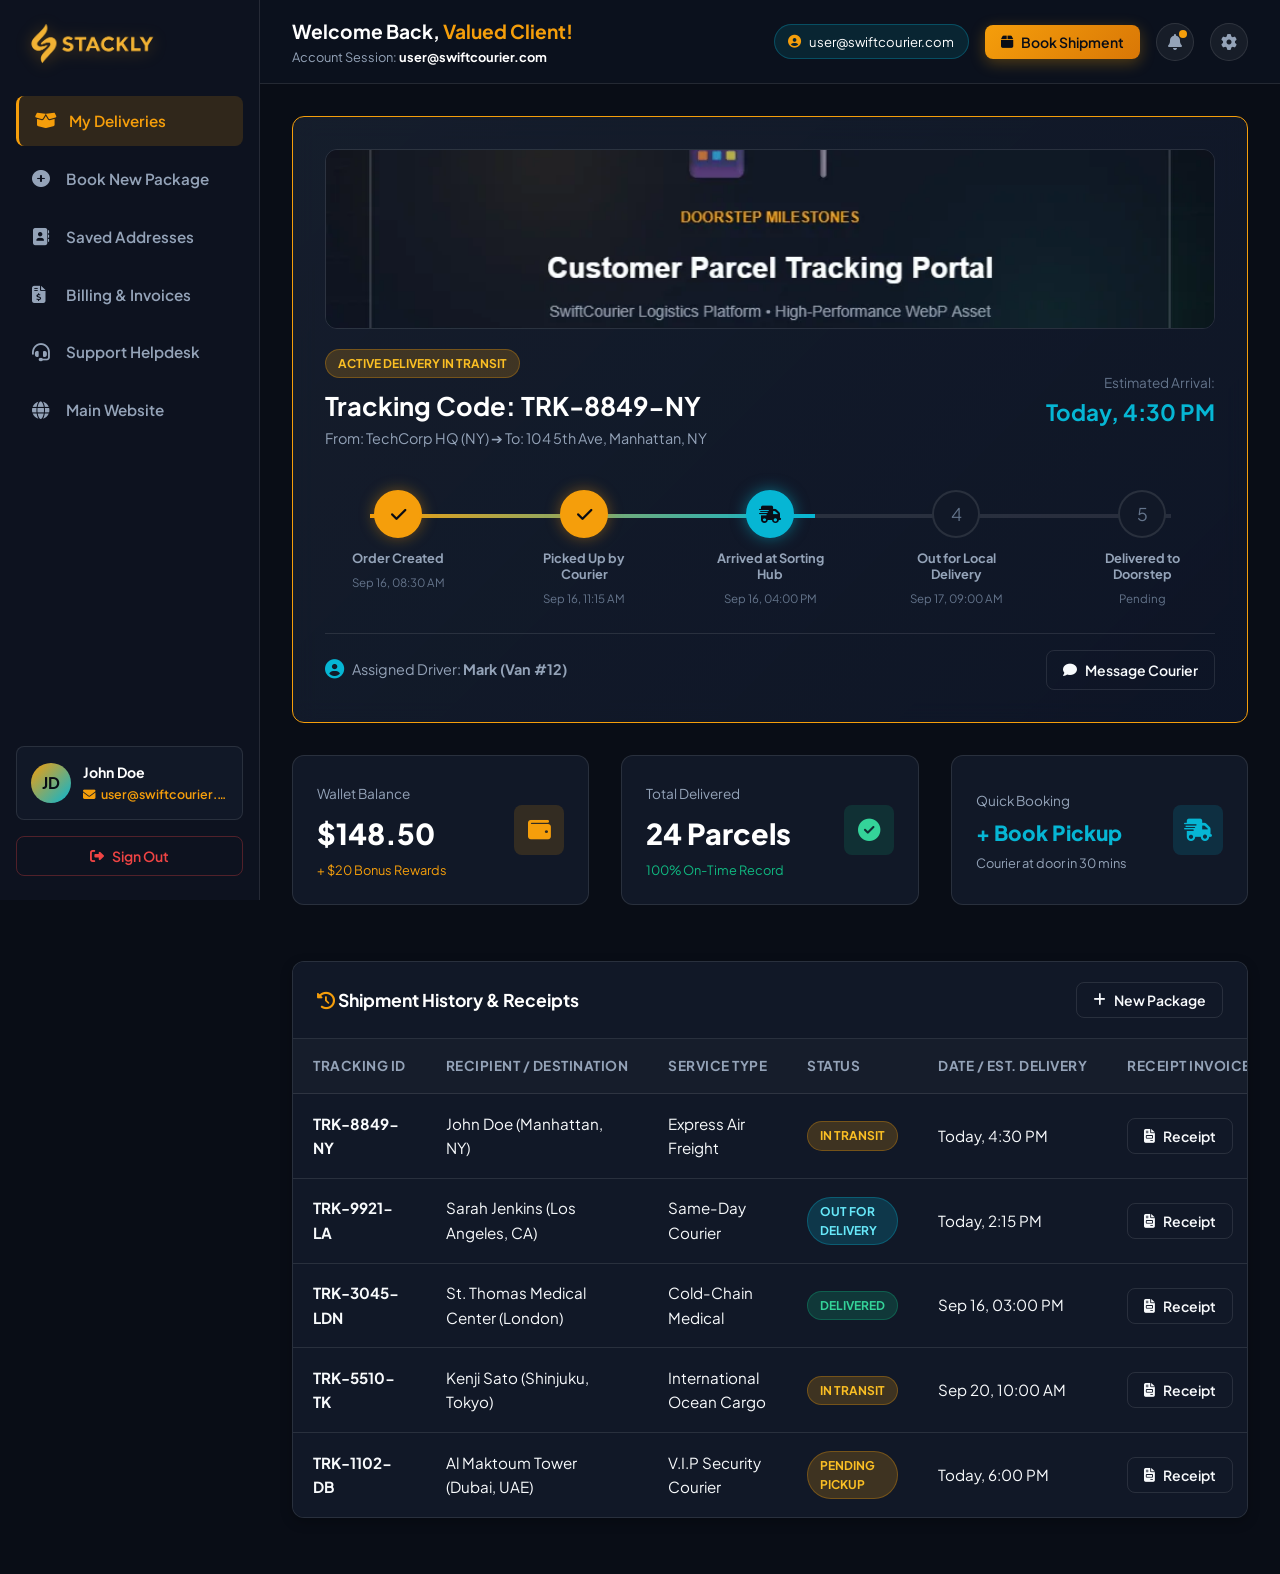
<file: client-dashboard.html>
<!DOCTYPE html>
<html lang="en">
<head>
  <meta charset="UTF-8">
  <meta name="viewport" content="width=device-width, initial-scale=1.0">
  <title>Customer Parcel Portal | SwiftCourier</title>
  <meta name="description" content="Manage your active shipments, track incoming parcels, book doorstep pickups, and view billing receipts.">
  <link rel="preconnect" href="https://fonts.googleapis.com">
  <link rel="preconnect" href="https://fonts.gstatic.com" crossorigin>
  <link href="https://fonts.googleapis.com/css2?family=Plus+Jakarta+Sans:wght@400;500;600;700;800&display=swap" rel="stylesheet">
  <link rel="stylesheet" href="https://cdnjs.cloudflare.com/ajax/libs/font-awesome/6.4.0/css/all.min.css">
  <link rel="stylesheet" href="css/main.css">
  <link rel="stylesheet" href="css/responsive.css">
  <link rel="stylesheet" href="css/dashboard.css">
</head>
<body>

  <div class="dashboard-wrapper">
    <!-- Client Sidebar -->
    <aside class="dashboard-sidebar">
      <div>
        <div class="sidebar-header">
          <a href="client-dashboard.html" class="logo-brand">
            <img src="logo_0950.webp" alt="SwiftCourier Logo" class="brand-logo-img">
          </a>
        </div>

        <nav class="sidebar-menu">
          <a href="404.html" class="menu-item active"><i class="fas fa-box-open"></i> My Deliveries</a>
          <a href="404.html" class="menu-item" onclick="openBookModal()"><i class="fas fa-plus-circle"></i> Book New Package</a>
          <a href="404.html" class="menu-item"><i class="fas fa-address-book"></i> Saved Addresses</a>
          <a href="404.html" class="menu-item"><i class="fas fa-file-invoice-dollar"></i> Billing & Invoices</a>
          <a href="404.html" class="menu-item"><i class="fas fa-headset"></i> Support Helpdesk</a>
          <a href="404.html" class="menu-item"><i class="fas fa-globe"></i> Main Website</a>
        </nav>
      </div>

      <div>
        <div class="sidebar-user">
          <div class="user-avatar" id="clientAvatarDisplay">JD</div>
          <div class="user-info">
            <h4 id="clientUserNameDisplay">John Doe</h4>
            <p id="clientUserEmailDisplay" style="color: var(--primary); font-size: 0.78rem; font-weight: 600; overflow: hidden; text-overflow: ellipsis; white-space: nowrap; margin-top: 2px;">
              <i class="fas fa-envelope" style="margin-right: 4px;"></i> <span id="clientEmailText">user@swiftcourier.com</span>
            </p>
          </div>
        </div>
        <a href="login.html" class="btn btn-outline btn-sm" style="width: 100%; margin-top: 1rem; color: var(--danger); border-color: rgba(239, 68, 68, 0.3);">
          <i class="fas fa-sign-out-alt"></i> Sign Out
        </a>
      </div>
    </aside>

    <!-- Client Main Body -->
    <main class="dashboard-main">
      <!-- Topbar -->
      <header class="dashboard-topbar">
        <div>
          <h3 style="font-size: 1.2rem; color: #fff;">Welcome Back, <span style="color: var(--primary);" id="clientWelcomeName">Valued Client!</span></h3>
          <p style="font-size: 0.8rem; color: var(--text-muted);">Account Session: <strong style="color: #fff;" id="clientTopEmail">user@swiftcourier.com</strong></p>
        </div>

        <div class="topbar-actions">
          <div class="user-email-pill">
            <i class="fas fa-user-circle" style="color: var(--primary);"></i> <span id="clientPillEmail">user@swiftcourier.com</span>
          </div>
          <button class="btn btn-primary btn-sm" onclick="openBookModal()"><i class="fas fa-box"></i> Book Shipment</button>
          <a href="404.html" class="topbar-icon-btn" title="Notifications">
            <i class="fas fa-bell"></i>
            <div class="notification-dot"></div>
          </a>
          <a href="404.html" class="topbar-icon-btn" title="Settings">
            <i class="fas fa-cog"></i>
          </a>
        </div>
      </header>

      <!-- Content -->
      <div class="dashboard-content">
        
        <!-- Active Package Tracker Timeline Card -->
        <div class="glass-card" style="padding: 2rem; border-color: var(--primary);">
          <img src="assets/client_portal.webp" alt="Customer Parcel Tracking Portal" style="width: 100%; max-height: 180px; object-fit: cover; border-radius: 12px; margin-bottom: 1.25rem; border: 1px solid var(--border-glass);">
          <div style="display: flex; justify-content: space-between; align-items: center; flex-wrap: wrap; gap: 1rem;">
            <div>
              <span class="badge badge-warning">Active Delivery in Transit</span>
              <h2 style="font-size: 1.6rem; color: #fff; margin-top: 0.5rem;">Tracking Code: <span id="clientActivePkgId">TRK-8849-NY</span></h2>
              <p style="color: var(--text-muted); font-size: 0.9rem;">From: TechCorp HQ (NY) ➔ To: 104 5th Ave, Manhattan, NY</p>
            </div>
            <div style="text-align: right;">
              <span style="font-size: 0.85rem; color: var(--text-dim);">Estimated Arrival:</span>
              <h3 style="font-size: 1.4rem; color: var(--accent);" id="clientActivePkgEst">Today, 4:30 PM</h3>
            </div>
          </div>

          <!-- Step Timeline -->
          <div class="tracking-timeline">
            <div class="timeline-progress-bar" id="clientTimelineProgressBar" style="width: 60%;"></div>
            <div id="clientTimelineSteps" style="display: flex; justify-content: space-between; width: 100%;">
              <!-- Rendered via client-dashboard.js -->
            </div>
          </div>

          <div style="display: flex; justify-content: space-between; align-items: center; margin-top: 1rem; padding-top: 1rem; border-top: 1px solid var(--border-glass);">
            <div style="display: flex; gap: 0.5rem; align-items: center;">
              <i class="fas fa-user-circle" style="color: var(--accent); font-size: 1.2rem;"></i>
              <span style="font-size: 0.9rem; color: var(--text-muted);">Assigned Driver: <strong>Mark (Van #12)</strong></span>
            </div>
            <a href="404.html" class="btn btn-outline btn-sm"><i class="fas fa-comment"></i> Message Courier</a>
          </div>
        </div>

        <!-- Quick Stats & Actions -->
        <div class="grid-3">
          <div class="kpi-card">
            <div>
              <span style="color: var(--text-muted); font-size: 0.85rem;">Wallet Balance</span>
              <div class="kpi-val">$148.50</div>
              <p style="font-size: 0.8rem; color: var(--primary); margin-top: 0.25rem;">+ $20 Bonus Rewards</p>
            </div>
            <div class="kpi-icon kpi-amber"><i class="fas fa-wallet"></i></div>
          </div>

          <div class="kpi-card">
            <div>
              <span style="color: var(--text-muted); font-size: 0.85rem;">Total Delivered</span>
              <div class="kpi-val">24 Parcels</div>
              <p style="font-size: 0.8rem; color: var(--success); margin-top: 0.25rem;">100% On-Time Record</p>
            </div>
            <div class="kpi-icon kpi-emerald"><i class="fas fa-check-circle"></i></div>
          </div>

          <div class="kpi-card" style="cursor: pointer;" onclick="openBookModal()">
            <div>
              <span style="color: var(--text-muted); font-size: 0.85rem;">Quick Booking</span>
              <div class="kpi-val" style="font-size: 1.3rem; color: var(--accent);">+ Book Pickup</div>
              <p style="font-size: 0.8rem; color: var(--text-muted); margin-top: 0.25rem;">Courier at door in 30 mins</p>
            </div>
            <div class="kpi-icon kpi-cyan"><i class="fas fa-shipping-fast"></i></div>
          </div>
        </div>

        <!-- Recent Packages Table -->
        <div class="table-container">
          <div class="table-header">
            <h3 style="font-size: 1.1rem; color: #fff;"><i class="fas fa-history" style="color: var(--primary);"></i> Shipment History & Receipts</h3>
            <button class="btn btn-outline btn-sm" onclick="openBookModal()"><i class="fas fa-plus"></i> New Package</button>
          </div>

          <table class="custom-table">
            <thead>
              <tr>
                <th>Tracking ID</th>
                <th>Recipient / Destination</th>
                <th>Service Type</th>
                <th>Status</th>
                <th>Date / Est. Delivery</th>
                <th>Receipt Invoice</th>
              </tr>
            </thead>
            <tbody id="clientShipmentsTbody">
              <!-- Rendered dynamically -->
            </tbody>
          </table>
        </div>

      </div>
    </main>
  </div>

  <!-- Book New Shipment Modal -->
  <div class="modal-backdrop" id="bookModal">
    <div class="modal-box">
      <div class="modal-header">
        <h3 style="color: #fff;"><i class="fas fa-box" style="color: var(--primary);"></i> Book New Courier Delivery</h3>
        <button class="modal-close" onclick="closeBookModal()"><i class="fas fa-times"></i></button>
      </div>

      <form id="clientBookForm">
        <div class="form-group">
          <label class="form-label">Recipient Name</label>
          <input type="text" id="bookRecipient" class="form-input" placeholder="e.g. Sarah Jenkins" required>
        </div>

        <div class="form-group">
          <label class="form-label">Delivery Address</label>
          <input type="text" id="bookAddress" class="form-input" placeholder="e.g. 742 Evergreen Terrace, LA" required>
        </div>

        <div class="grid-2" style="gap: 1rem;">
          <div class="form-group">
            <label class="form-label">Service Plan</label>
            <select id="bookType" class="form-select">
              <option value="Same-Day Express Courier">Same-Day Express Courier</option>
              <option value="International Priority Air">International Priority Air</option>
              <option value="Standard Ground Freight">Standard Ground Freight</option>
            </select>
          </div>

          <div class="form-group">
            <label class="form-label">Estimated Weight</label>
            <input type="text" class="form-input" placeholder="e.g. 2.0 kg" required>
          </div>
        </div>

        <div style="display: flex; gap: 1rem; justify-content: flex-end; margin-top: 1.5rem;">
          <button type="button" class="btn btn-outline btn-sm" onclick="closeBookModal()">Cancel</button>
          <button type="submit" class="btn btn-primary btn-sm"><i class="fas fa-check"></i> Book & Pay ($28.50)</button>
        </div>
      </form>
    </div>
  </div>

  <!-- Receipt Invoice Modal -->
  <div class="modal-backdrop" id="receiptModal">
    <div class="modal-box">
      <div class="modal-header">
        <h3 style="color: #fff;">Invoice Details</h3>
        <button class="modal-close" onclick="closeReceiptModal()"><i class="fas fa-times"></i></button>
      </div>
      <div id="receiptModalContent">
        <!-- Rendered dynamically -->
      </div>
    </div>
  </div>

  <script src="js/data.js"></script>
  <script src="js/client-dashboard.js"></script>
</body>
</html>
</file>
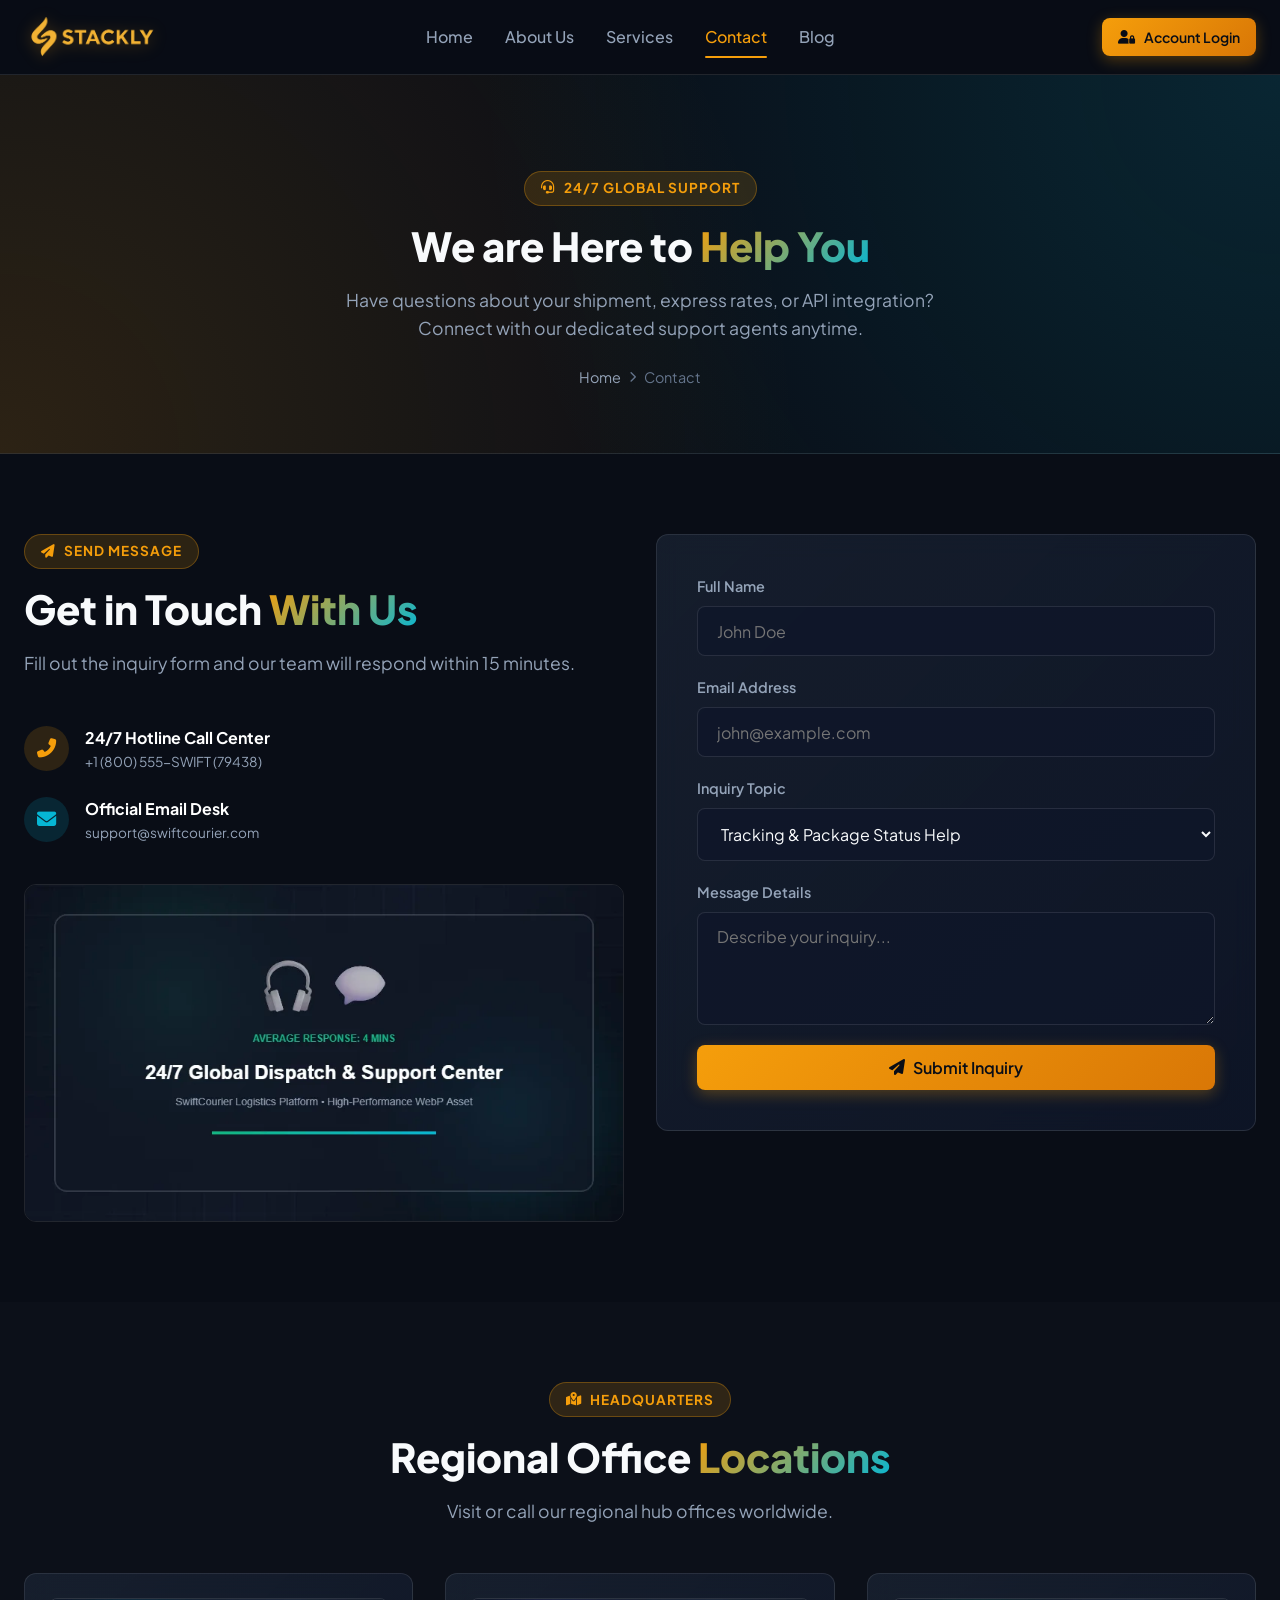
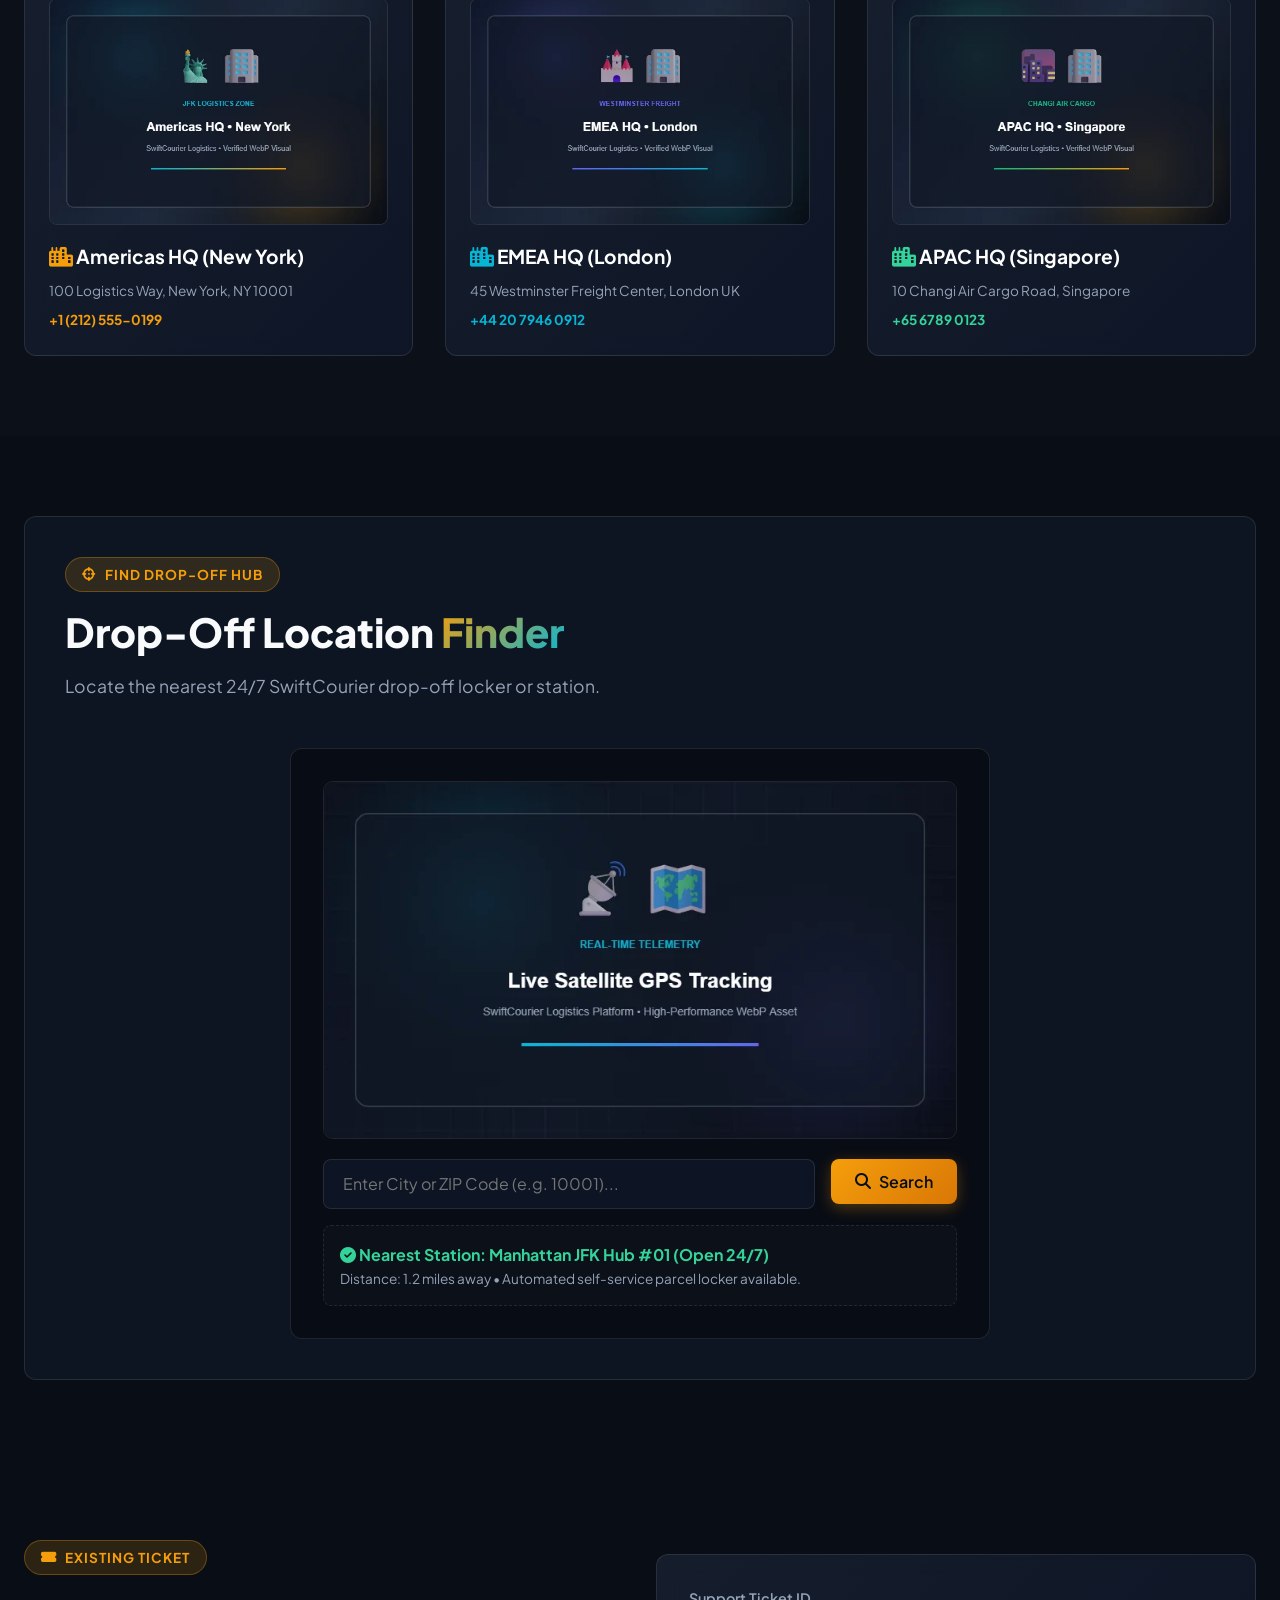
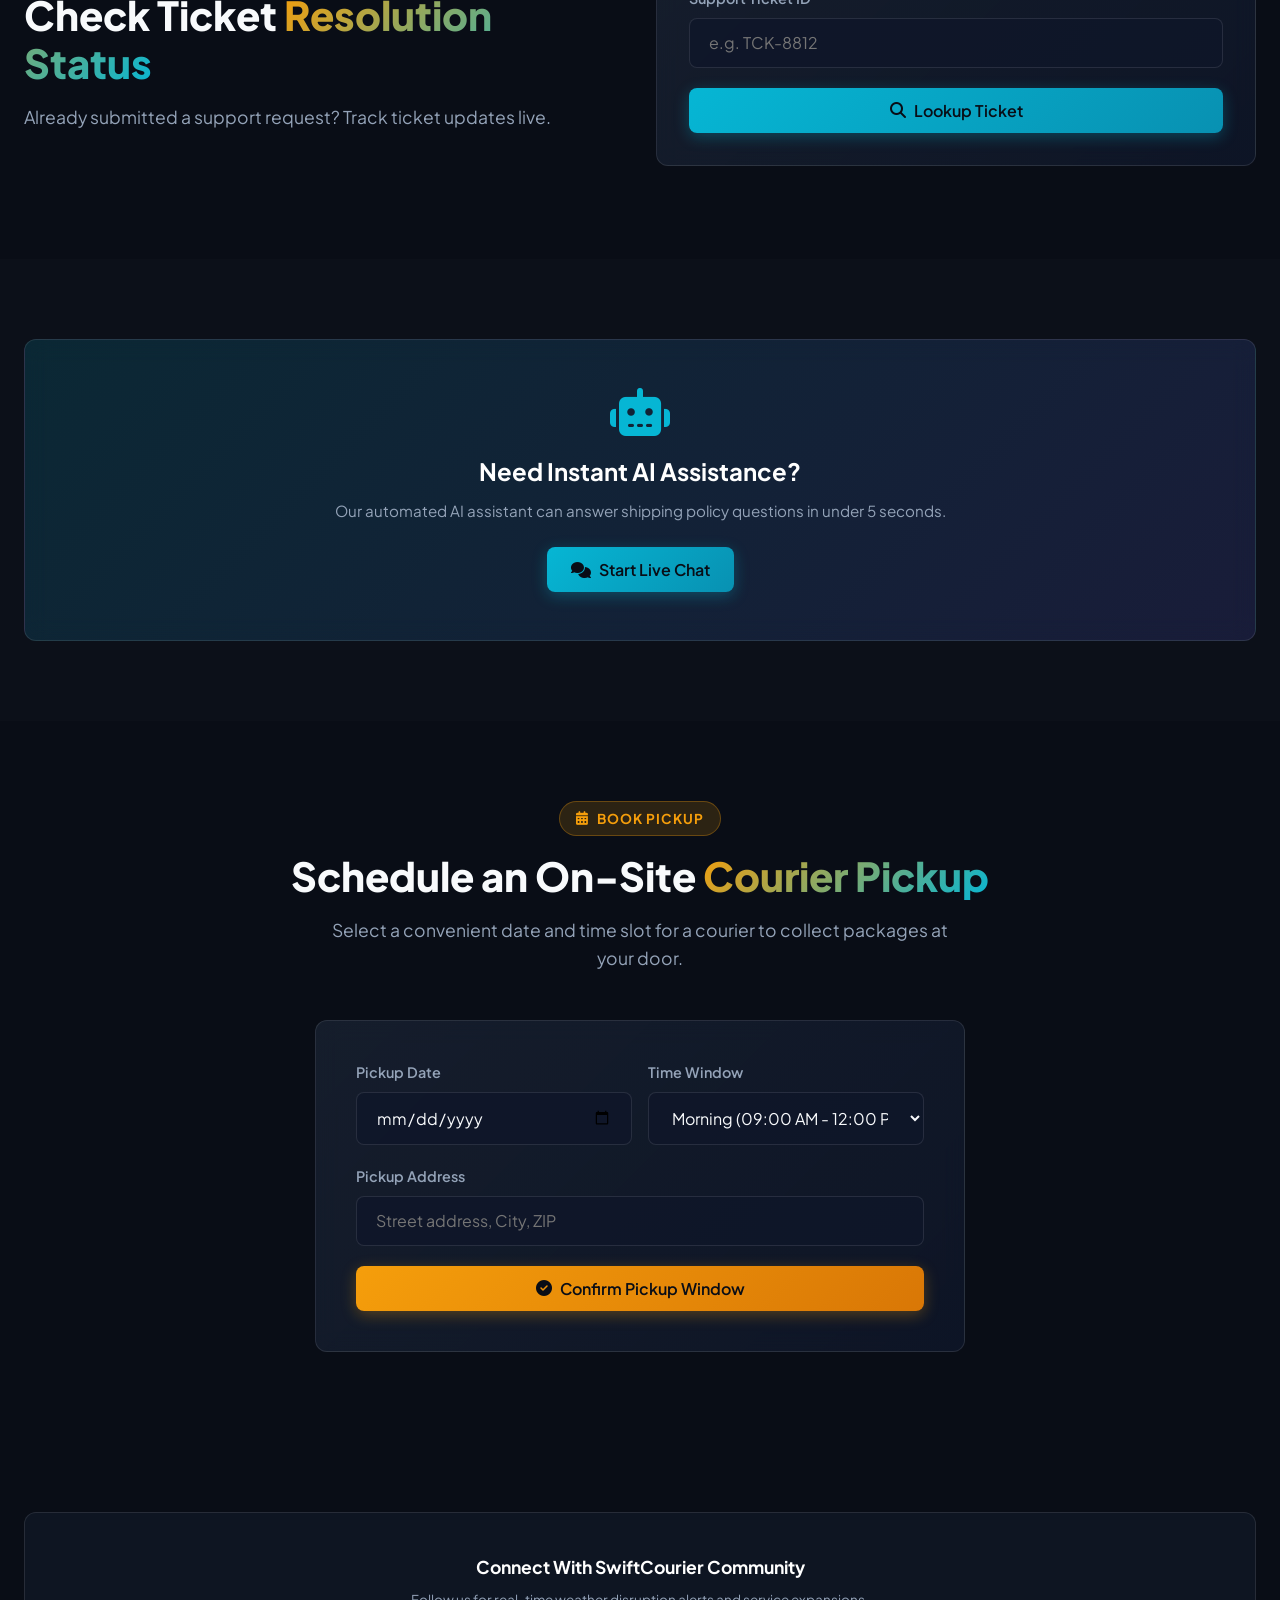
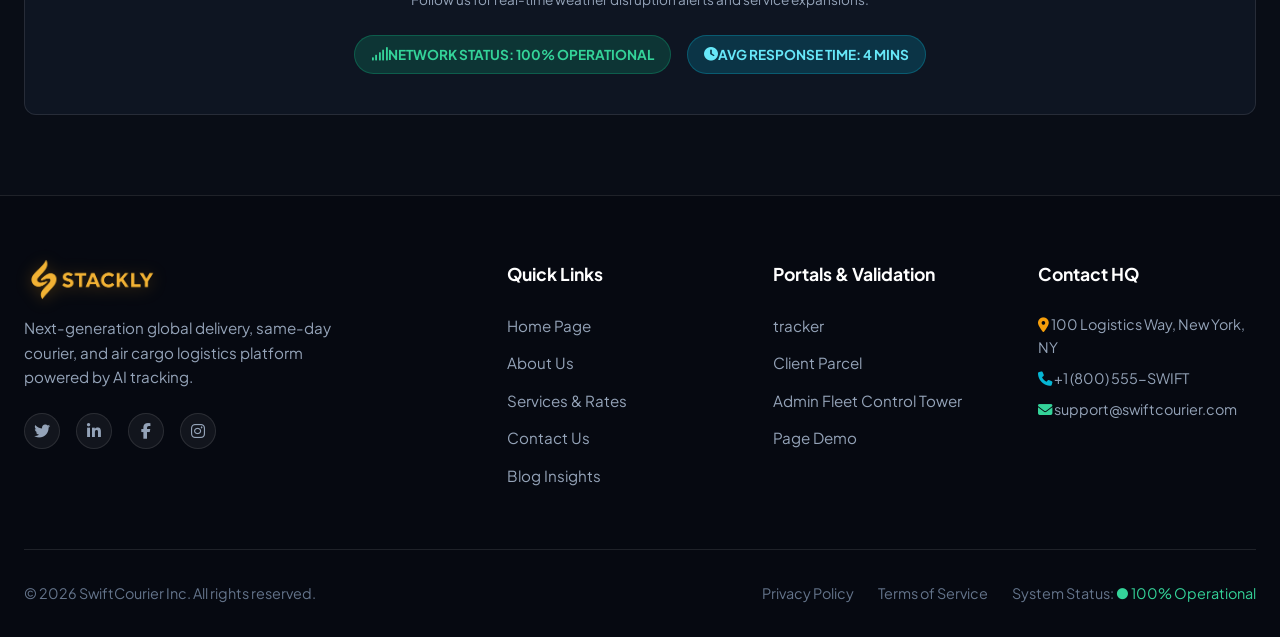
<file: contact.html>
<!DOCTYPE html>
<html lang="en">
<head>
  <meta charset="UTF-8">
  <meta name="viewport" content="width=device-width, initial-scale=1.0">
  <title>Contact Us | SwiftCourier Support & Helpdesk</title>
  <meta name="description" content="Get in touch with SwiftCourier. 24/7 customer support, claims department, enterprise sales, hub location directory, and pickup scheduling.">
  <link rel="preconnect" href="https://fonts.googleapis.com">
  <link rel="preconnect" href="https://fonts.gstatic.com" crossorigin>
  <link href="https://fonts.googleapis.com/css2?family=Plus+Jakarta+Sans:wght@400;500;600;700;800&display=swap" rel="stylesheet">
  <link rel="stylesheet" href="https://cdnjs.cloudflare.com/ajax/libs/font-awesome/6.4.0/css/all.min.css">
  <link rel="stylesheet" href="css/main.css">
  <link rel="stylesheet" href="css/responsive.css">
</head>
<body>

  <!-- Site Header -->
  <header class="site-header">
    <div class="navbar">
      <a href="index.html" class="logo-brand">
        <img src="logo_0950.webp" alt="SwiftCourier Logo" class="brand-logo-img">
      </a>
      
      <nav class="nav-links">
        <a href="index.html" class="nav-link">Home</a>
        <a href="about.html" class="nav-link">About Us</a>
        <a href="services.html" class="nav-link">Services</a>
        <a href="contact.html" class="nav-link active">Contact</a>
        <a href="blog.html" class="nav-link">Blog</a>
      </nav>

      <div class="nav-actions">
        <a href="login.html" class="btn btn-primary btn-sm"><i class="fas fa-user-lock"></i> Account Login</a>
        <button class="mobile-toggle" aria-label="Toggle navigation menu"><i class="fas fa-bars"></i></button>
      </div>
    </div>
  </header>

  <!-- Mobile Drawer -->
  <div class="drawer-overlay"></div>
  <div class="mobile-nav-drawer">
    <div class="drawer-header">
      <a href="index.html" class="logo-brand">
        <img src="logo_0950.webp" alt="SwiftCourier Logo" class="brand-logo-img">
      </a>
      <button class="drawer-close-btn" aria-label="Close navigation menu"><i class="fas fa-times"></i></button>
    </div>
    <div class="drawer-body">
      <nav class="drawer-menu-links">
        <a href="index.html" class="nav-link"><i class="fas fa-home"></i> Home</a>
        <a href="about.html" class="nav-link"><i class="fas fa-info-circle"></i> About Us</a>
        <a href="services.html" class="nav-link"><i class="fas fa-cubes"></i> Services</a>
        <a href="contact.html" class="nav-link active"><i class="fas fa-envelope"></i> Contact</a>
        <a href="blog.html" class="nav-link"><i class="fas fa-newspaper"></i> Blog</a>
      </nav>
      <div class="drawer-footer">
        <a href="login.html" class="btn btn-primary"><i class="fas fa-user-lock"></i> Account Login</a>
      </div>
    </div>
  </div>

  <main>
    <!-- SECTION 1: CONTACT HERO & EMERGENCY BAR -->
    <section class="page-hero">
      <div class="section-wrapper" style="padding-top: 0; padding-bottom: 0;">
        <span class="section-tag"><i class="fas fa-headset"></i> 24/7 Global Support</span>
        <h1 class="section-title">We are Here to <span>Help You</span></h1>
        <p class="section-desc" style="margin: 0 auto 1.5rem;">
          Have questions about your shipment, express rates, or API integration? Connect with our dedicated support agents anytime.
        </p>
        <div class="breadcrumbs">
          <a href="index.html">Home</a> <i class="fas fa-chevron-right" style="font-size: 0.7rem;"></i> <span>Contact</span>
        </div>
      </div>
    </section>

    <!-- SECTION 2: INTERACTIVE CONTACT FORM -->
    <section class="section-wrapper">
      <div class="grid-2" style="align-items: flex-start;">
        <div>
          <span class="section-tag"><i class="fas fa-paper-plane"></i> Send Message</span>
          <h2 class="section-title">Get in Touch <span>With Us</span></h2>
          <p class="section-desc">Fill out the inquiry form and our team will respond within 15 minutes.</p>

          <div style="display: flex; flex-direction: column; gap: 1.5rem;">
            <div style="display: flex; gap: 1rem; align-items: center;">
              <div style="width: 45px; height: 45px; border-radius: 50%; background: var(--primary-light); color: var(--primary); display: flex; align-items: center; justify-content: center; font-size: 1.2rem;">
                <i class="fas fa-phone-alt"></i>
              </div>
              <div>
                <h4 style="color: #fff; font-size: 1rem;">24/7 Hotline Call Center</h4>
                <p style="color: var(--text-muted); font-size: 0.85rem;">+1 (800) 555-SWIFT (79438)</p>
              </div>
            </div>

            <div style="display: flex; gap: 1rem; align-items: center;">
              <div style="width: 45px; height: 45px; border-radius: 50%; background: var(--accent-light); color: var(--accent); display: flex; align-items: center; justify-content: center; font-size: 1.2rem;">
                <i class="fas fa-envelope"></i>
              </div>
              <div>
                <h4 style="color: #fff; font-size: 1rem;">Official Email Desk</h4>
                <p style="color: var(--text-muted); font-size: 0.85rem;">support@swiftcourier.com</p>
              </div>
            </div>

            <div style="margin-top: 1rem;">
              <img src="assets/contact_support.webp" alt="24/7 Global Dispatch & Support Center" style="width: 100%; border-radius: 12px; border: 1px solid var(--border-glass);">
            </div>
          </div>
        </div>

        <div class="glass-card" style="padding: 2.5rem;">
          <form onsubmit="event.preventDefault(); window.location.href='404.html';">
            <div class="form-group">
              <label class="form-label">Full Name</label>
              <input type="text" class="form-input" placeholder="John Doe" required>
            </div>
            <div class="form-group">
              <label class="form-label">Email Address</label>
              <input type="email" class="form-input" placeholder="john@example.com" required>
            </div>
            <div class="form-group">
              <label class="form-label">Inquiry Topic</label>
              <select class="form-select">
                <option>Tracking & Package Status Help</option>
                <option>Commercial Enterprise Quote</option>
                <option>Claims & Damage Report</option>
                <option>API & Developer Support</option>
              </select>
            </div>
            <div class="form-group">
              <label class="form-label">Message Details</label>
              <textarea class="form-textarea" rows="4" placeholder="Describe your inquiry..." required></textarea>
            </div>
            <button type="submit" class="btn btn-primary" style="width: 100%;"><i class="fas fa-paper-plane"></i> Submit Inquiry</button>
          </form>
        </div>
      </div>
    </section>

    <!-- SECTION 3: GLOBAL OFFICE DIRECTORY -->
    <section class="section-wrapper" style="background: rgba(255,255,255,0.01);">
      <div class="text-center">
        <span class="section-tag"><i class="fas fa-map-marked-alt"></i> Headquarters</span>
        <h2 class="section-title">Regional Office <span>Locations</span></h2>
        <p class="section-desc">Visit or call our regional hub offices worldwide.</p>
      </div>

      <div class="grid-3">
        <div class="glass-card">
          <img src="assets/office_ny.webp" alt="Americas HQ New York" style="width: 100%; border-radius: 8px; margin-bottom: 1rem; border: 1px solid var(--border-glass);">
          <h4 style="color: #fff; font-size: 1.2rem; margin-bottom: 0.5rem;"><i class="fas fa-city" style="color: var(--primary);"></i> Americas HQ (New York)</h4>
          <p style="color: var(--text-muted); font-size: 0.85rem; margin-bottom: 0.5rem;">100 Logistics Way, New York, NY 10001</p>
          <p style="color: var(--primary); font-weight: 700; font-size: 0.85rem;">+1 (212) 555-0199</p>
        </div>

        <div class="glass-card">
          <img src="assets/office_london.webp" alt="EMEA HQ London" style="width: 100%; border-radius: 8px; margin-bottom: 1rem; border: 1px solid var(--border-glass);">
          <h4 style="color: #fff; font-size: 1.2rem; margin-bottom: 0.5rem;"><i class="fas fa-city" style="color: var(--accent);"></i> EMEA HQ (London)</h4>
          <p style="color: var(--text-muted); font-size: 0.85rem; margin-bottom: 0.5rem;">45 Westminster Freight Center, London UK</p>
          <p style="color: var(--accent); font-weight: 700; font-size: 0.85rem;">+44 20 7946 0912</p>
        </div>

        <div class="glass-card">
          <img src="assets/office_singapore.webp" alt="APAC HQ Singapore" style="width: 100%; border-radius: 8px; margin-bottom: 1rem; border: 1px solid var(--border-glass);">
          <h4 style="color: #fff; font-size: 1.2rem; margin-bottom: 0.5rem;"><i class="fas fa-city" style="color: #34d399;"></i> APAC HQ (Singapore)</h4>
          <p style="color: var(--text-muted); font-size: 0.85rem; margin-bottom: 0.5rem;">10 Changi Air Cargo Road, Singapore</p>
          <p style="color: #34d399; font-weight: 700; font-size: 0.85rem;">+65 6789 0123</p>
        </div>
      </div>
    </section>

    <!-- SECTION 4: INTERACTIVE HUB LOCATOR MAP -->
    <section class="section-wrapper">
      <div class="glass-panel" style="padding: 2.5rem; text-center;">
        <span class="section-tag"><i class="fas fa-crosshairs"></i> Find Drop-Off Hub</span>
        <h2 class="section-title">Drop-Off Location <span>Finder</span></h2>
        <p class="section-desc">Locate the nearest 24/7 SwiftCourier drop-off locker or station.</p>
        
        <div style="background: rgba(0,0,0,0.4); border: 1px solid var(--border-glass); border-radius: 12px; padding: 2rem; max-width: 700px; margin: 0 auto;">
          <img src="assets/tracking_map.webp" alt="Global Drop-Off Station Finder" style="width: 100%; border-radius: 10px; margin-bottom: 1.25rem; border: 1px solid var(--border-glass);">
          <div style="display: flex; gap: 1rem; margin-bottom: 1rem;">
            <input type="text" class="form-input" placeholder="Enter City or ZIP Code (e.g. 10001)...">
           <a href="404.html"> <button class="btn btn-primary"><i class="fas fa-search"></i> Search</button></a>
          </div>
          <div style="background: rgba(255,255,255,0.02); padding: 1rem; border-radius: 8px; border: 1px dashed var(--border-glass);">
            <p style="color: #34d399; font-weight: 700;"><i class="fas fa-check-circle"></i> Nearest Station: Manhattan JFK Hub #01 (Open 24/7)</p>
            <p style="color: var(--text-muted); font-size: 0.85rem;">Distance: 1.2 miles away • Automated self-service parcel locker available.</p>
          </div>
        </div>
      </div>
    </section>

    <!-- SECTION 5: SUPPORT TICKET LOOKUP TOOL -->
    <section class="section-wrapper">
      <div class="grid-2" style="align-items: center;">
        <div>
          <span class="section-tag"><i class="fas fa-ticket-alt"></i> Existing Ticket</span>
          <h2 class="section-title">Check Ticket <span>Resolution Status</span></h2>
          <p class="section-desc">Already submitted a support request? Track ticket updates live.</p>
        </div>

        <div class="glass-card" style="padding: 2rem;">
          <form onsubmit="event.preventDefault(); window.location.href='404.html';">
            <div class="form-group">
              <label class="form-label">Support Ticket ID</label>
              <input type="text" class="form-input" placeholder="e.g. TCK-8812" required>
            </div>
            <button type="submit" class="btn btn-accent" style="width: 100%;"><i class="fas fa-search"></i> Lookup Ticket</button>
          </form>
        </div>
      </div>
    </section>

    <!-- SECTION 6: LIVE CHAT TRIGGER BOX -->
    <section class="section-wrapper" style="background: rgba(255,255,255,0.01);">
      <div class="glass-card text-center" style="padding: 3rem; background: linear-gradient(135deg, rgba(6, 182, 212, 0.15) 0%, rgba(99, 102, 241, 0.15) 100%);">
        <i class="fas fa-robot" style="font-size: 3rem; color: var(--accent); margin-bottom: 1rem;"></i>
        <h3 style="font-size: 1.5rem; color: #fff; margin-bottom: 0.5rem;">Need Instant AI Assistance?</h3>
        <p style="color: var(--text-muted); font-size: 0.95rem; margin-bottom: 1.5rem;">Our automated AI assistant can answer shipping policy questions in under 5 seconds.</p>
        <button class="btn btn-accent btn-md" onclick="window.location.href='404.html'"><i class="fas fa-comments"></i> Start Live Chat</button>
      </div>
    </section>

    <!-- SECTION 7: SCHEDULE PICKUP / MEETING CONSULTATION -->
    <section class="section-wrapper">
      <div class="text-center">
        <span class="section-tag"><i class="fas fa-calendar-alt"></i> Book Pickup</span>
        <h2 class="section-title">Schedule an On-Site <span>Courier Pickup</span></h2>
        <p class="section-desc">Select a convenient date and time slot for a courier to collect packages at your door.</p>
      </div>

      <div class="glass-card" style="max-width: 650px; margin: 0 auto; padding: 2.5rem;">
        <form onsubmit="event.preventDefault(); window.location.href='404.html';">
          <div class="grid-2" style="gap: 1rem;">
            <div class="form-group">
              <label class="form-label">Pickup Date</label>
              <input type="date" class="form-input" required>
            </div>
            <div class="form-group">
              <label class="form-label">Time Window</label>
              <select class="form-select">
                <option>Morning (09:00 AM - 12:00 PM)</option>
                <option>Afternoon (12:00 PM - 04:00 PM)</option>
                <option>Evening (04:00 PM - 08:00 PM)</option>
              </select>
            </div>
          </div>
          <div class="form-group">
            <label class="form-label">Pickup Address</label>
            <input type="text" class="form-input" placeholder="Street address, City, ZIP" required>
          </div>
          <button type="submit" class="btn btn-primary" style="width: 100%;"><i class="fas fa-check-circle"></i> Confirm Pickup Window</button>
        </form>
      </div>
    </section>

    <!-- SECTION 8: SOCIAL MEDIA & SYSTEM UPTIME INDICATOR -->
    <section class="section-wrapper">
      <div class="glass-panel text-center" style="padding: 2.5rem;">
        <h4 style="color: #fff; font-size: 1.1rem; margin-bottom: 0.5rem;">Connect With SwiftCourier Community</h4>
        <p style="color: var(--text-muted); font-size: 0.85rem; margin-bottom: 1.5rem;">Follow us for real-time weather disruption alerts and service expansions.</p>
        
        <div style="display: flex; gap: 1rem; justify-content: center; align-items: center; flex-wrap: wrap;">
          <span class="badge badge-success" style="font-size: 0.85rem; padding: 0.5rem 1rem;"><i class="fas fa-signal"></i> Network Status: 100% Operational</span>
          <span class="badge badge-info" style="font-size: 0.85rem; padding: 0.5rem 1rem;"><i class="fas fa-clock"></i> Avg Response Time: 4 mins</span>
        </div>
      </div>
    </section>
  </main>

  <!-- Site Footer -->
  <footer class="site-footer">
    <div class="footer-grid">
      <div>
        <a href="index.html" class="logo-brand">
          <img src="logo_0950.webp" alt="SwiftCourier Logo" class="brand-logo-img">
        </a>
        <p class="footer-brand-desc">Next-generation global delivery, same-day courier, and air cargo logistics platform powered by AI tracking.</p>
        <div class="social-icons">
          <a href="404.html" class="social-icon" aria-label="Twitter / X"><i class="fab fa-twitter"></i></a>
          <a href="404.html" class="social-icon" aria-label="LinkedIn"><i class="fab fa-linkedin-in"></i></a>
          <a href="404.html" class="social-icon" aria-label="Facebook"><i class="fab fa-facebook-f"></i></a>
          <a href="404.html" class="social-icon" aria-label="Instagram"><i class="fab fa-instagram"></i></a>
        </div>
      </div>

      <div>
        <h4 class="footer-title">Quick Links</h4>
        <ul class="footer-links">
          <li><a href="index.html">Home Page</a></li>
          <li><a href="about.html">About Us</a></li>
          <li><a href="services.html">Services & Rates</a></li>
          <li><a href="contact.html">Contact Us</a></li>
          <li><a href="blog.html">Blog Insights</a></li>
        </ul>
      </div>
<div>
        <h4 class="footer-title">Portals & Validation</h4>
        <ul class="footer-links">
          <li><a href="404.html">tracker</a></li>
          <li><a href="404.html">Client Parcel </a></li>
          <li><a href="404.html">Admin Fleet Control Tower</a></li>
          <li><a href="404.html"> Page Demo</a></li>
        </ul>
      </div>

      <div>
        <h4 class="footer-title">Contact HQ</h4>
        <p style="color: var(--text-muted); font-size: 0.9rem; margin-bottom: 0.5rem;"><i class="fas fa-map-marker-alt" style="color: var(--primary);"></i> 100 Logistics Way, New York, NY</p>
        <p style="color: var(--text-muted); font-size: 0.9rem; margin-bottom: 0.5rem;"><i class="fas fa-phone" style="color: var(--accent);"></i> +1 (800) 555-SWIFT</p>
        <p style="color: var(--text-muted); font-size: 0.9rem;"><i class="fas fa-envelope" style="color: #34d399;"></i> support@swiftcourier.com</p>
      </div>
    </div>

    <div class="footer-bottom">
      <p>&copy; 2026 SwiftCourier Inc. All rights reserved.</p>
      <div style="display: flex; gap: 1.5rem;">
        <a href="404.html">Privacy Policy</a>
        <a href="404.html">Terms of Service</a>
        <a href="404.html">System Status: <span style="color: #34d399;">● 100% Operational</span></a>
      </div>
    </div>
  </footer>

  <script src="js/data.js"></script>
  <script src="js/app.js"></script>
</body>
</html>
</file>
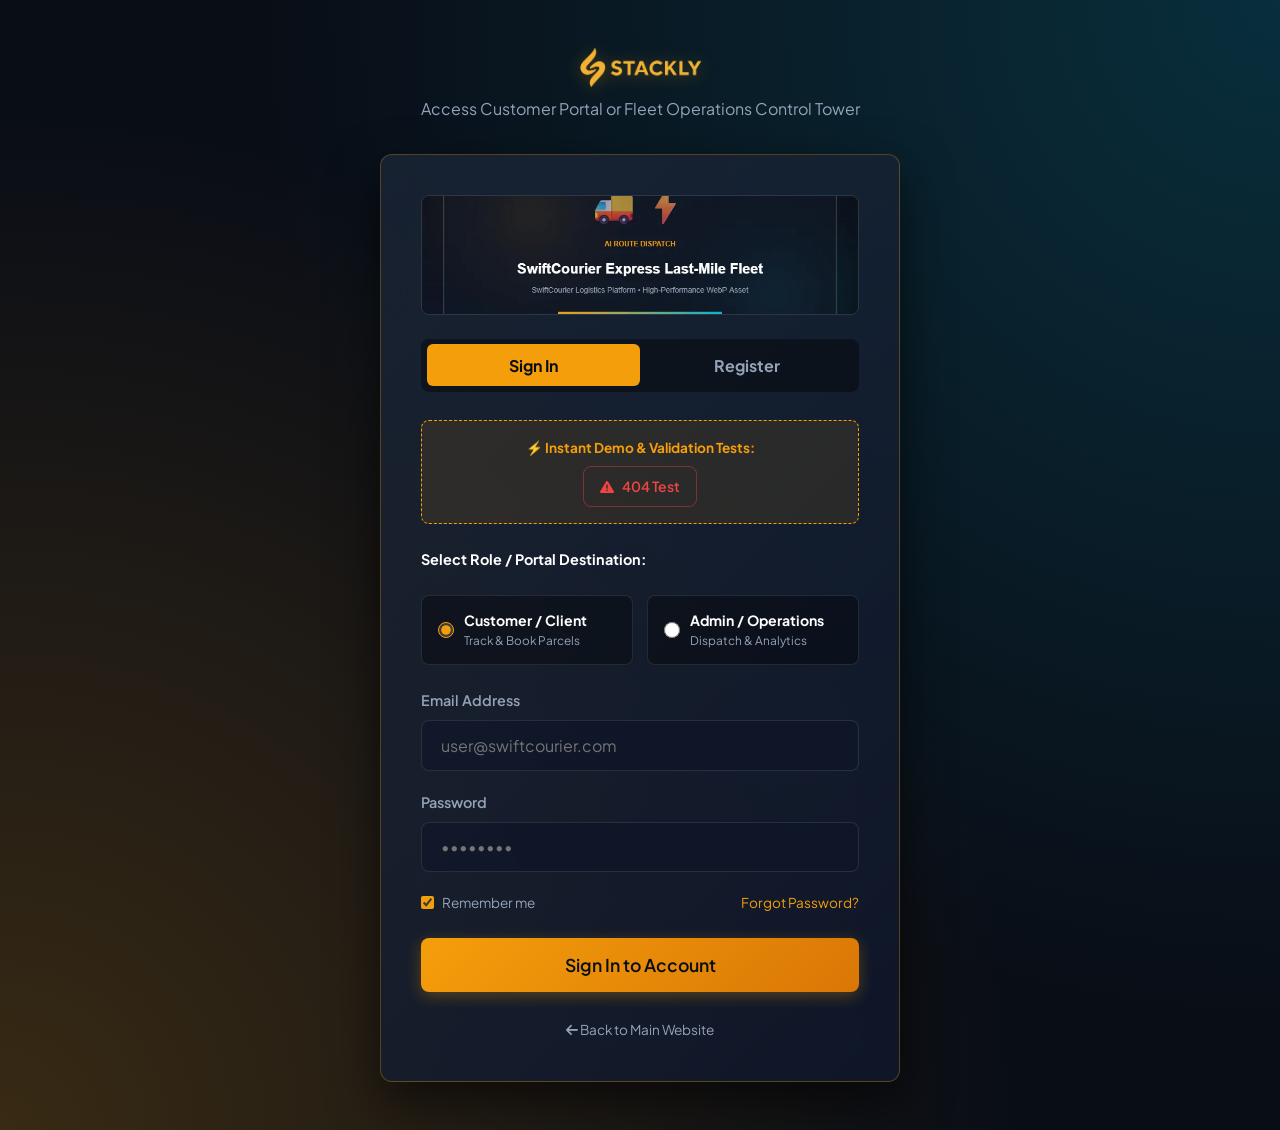
<file: login.html>
<!DOCTYPE html>
<html lang="en">
<head>
  <meta charset="UTF-8">
  <meta name="viewport" content="width=device-width, initial-scale=1.0">
  <title>Login & Role Portal | SwiftCourier</title>
  <meta name="description" content="Sign in or register for SwiftCourier. Select your role as Client or Admin to access your personalized parcel tracking portal or fleet control tower.">
  <link rel="preconnect" href="https://fonts.googleapis.com">
  <link rel="preconnect" href="https://fonts.gstatic.com" crossorigin>
  <link href="https://fonts.googleapis.com/css2?family=Plus+Jakarta+Sans:wght@400;500;600;700;800&display=swap" rel="stylesheet">
  <link rel="stylesheet" href="https://cdnjs.cloudflare.com/ajax/libs/font-awesome/6.4.0/css/all.min.css">
  <link rel="stylesheet" href="css/main.css">
  <link rel="stylesheet" href="css/responsive.css">
</head>
<body style="background: radial-gradient(circle at top right, rgba(6, 182, 212, 0.2) 0%, transparent 60%), radial-gradient(circle at bottom left, rgba(245, 158, 11, 0.2) 0%, transparent 60%), #090d16; min-height: 100vh; display: flex; flex-direction: column;">

  <main class="auth-wrapper">
    <div class="auth-header">
      <a href="index.html" class="logo-brand" style="justify-content: center;">
        <img src="logo_0950.webp" alt="SwiftCourier Logo" class="brand-logo-img">
      </a>
      <p style="color: var(--text-muted); margin-top: 0.5rem;">Access Customer Portal or Fleet Operations Control Tower</p>
    </div>

    <div class="auth-card">
      <img src="assets/hero_delivery.webp" alt="SwiftCourier Portal Access" style="width: 100%; height: 120px; object-fit: cover; border-radius: 8px; margin-bottom: 1.5rem; border: 1px solid var(--border-glass);">
      
      <!-- Tab Switcher -->
      <div style="display: flex; background: rgba(0,0,0,0.4); border-radius: 8px; padding: 0.35rem; margin-bottom: 1.75rem;">
        <button class="auth-tab active" data-tab="login" style="flex: 1; padding: 0.65rem; background: var(--primary); color: #090d16; font-weight: 700; border-radius: 6px; cursor: pointer; border: none; transition: var(--transition);">Sign In</button>
        <button class="auth-tab" data-tab="register" style="flex: 1; padding: 0.65rem; background: transparent; color: var(--text-muted); font-weight: 700; border-radius: 6px; cursor: pointer; border: none; transition: var(--transition);">Register</button>
      </div>

      <!-- Quick Demo Direct Switchers -->
      <div style="background: rgba(245, 158, 11, 0.1); border: 1px dashed var(--primary); padding: 1rem; border-radius: 8px; margin-bottom: 1.5rem; text-align: center;">
        <p style="font-size: 0.85rem; color: var(--primary); font-weight: 700; margin-bottom: 0.5rem;">⚡ Instant Demo & Validation Tests:</p>
        <div style="display: flex; gap: 0.5rem; justify-content: center; flex-wrap: wrap;">
         <a href="404.html" class="btn btn-outline btn-sm" style="color: var(--danger); border-color: rgba(239, 68, 68, 0.4);"><i class="fas fa-exclamation-triangle"></i> 404 Test</a>
        </div>
      </div>

      <!-- Auth Alert Banner (For Registration Success / Notifications) -->
      <div id="authAlert" style="display: none; background: rgba(52, 211, 153, 0.15); border: 1px solid #34d399; color: #34d399; padding: 0.85rem 1rem; border-radius: 8px; margin-bottom: 1.25rem; font-size: 0.9rem; text-align: center; align-items: center; justify-content: center; gap: 0.5rem;">
        <i class="fas fa-check-circle"></i> <span id="authAlertMsg">Registration successful! Please sign in with your credentials.</span>
      </div>

      <!-- Auth Form -->
      <form id="authForm">
        
        <!-- Role Selection -->
        <div class="form-group" style="margin-bottom: 1.5rem;">
          <label class="form-label" style="color: #fff; font-weight: 700; margin-bottom: 0.5rem;">Select Role / Portal Destination:</label>
          <div class="auth-role-grid">
            
            <label class="auth-role-option">
              <input type="radio" name="userRole" value="client" checked>
              <div class="auth-role-info">
                <span class="auth-role-title">Customer / Client</span>
                <span class="auth-role-desc">Track & Book Parcels</span>
              </div>
            </label>

            <label class="auth-role-option">
              <input type="radio" name="userRole" value="admin">
              <div class="auth-role-info">
                <span class="auth-role-title">Admin / Operations</span>
                <span class="auth-role-desc">Dispatch & Analytics</span>
              </div>
            </label>

          </div>
        </div>

        <!-- Full Name (Hidden by default for login, visible for Register) -->
        <div class="form-group" id="fullNameGroup" style="display: none;">
          <label class="form-label">Full Name</label>
          <input type="text" id="authName" class="form-input" placeholder="e.g. John Doe">
        </div>

        <div class="form-group">
          <label class="form-label">Email Address</label>
          <input type="email" id="authEmail" class="form-input" placeholder="user@swiftcourier.com" required>
        </div>

        <div class="form-group">
          <label class="form-label">Password</label>
          <input type="password" id="authPassword" class="form-input" placeholder="••••••••" required>
        </div>

        <div style="display: flex; justify-content: space-between; align-items: center; margin-bottom: 1.5rem; font-size: 0.85rem; flex-wrap: wrap; gap: 0.5rem;">
          <label style="display: flex; align-items: center; gap: 0.5rem; color: var(--text-muted); cursor: pointer;">
            <input type="checkbox" checked style="accent-color: var(--primary);"> Remember me
          </label>
          <a href="404.html" style="color: var(--primary);">Forgot Password?</a>
        </div>

        <button type="submit" id="authSubmitBtn" class="btn btn-primary btn-lg" style="width: 100%;">
          Sign In to Account
        </button>

      </form>

      <div style="margin-top: 1.5rem; text-align: center;">
        <a href="index.html" style="color: var(--text-muted); font-size: 0.85rem;"><i class="fas fa-arrow-left"></i> Back to Main Website</a>
      </div>

    </div>
  </main>

  <script src="js/data.js"></script>
  <script src="js/auth.js"></script>
</body>
</html>
</file>
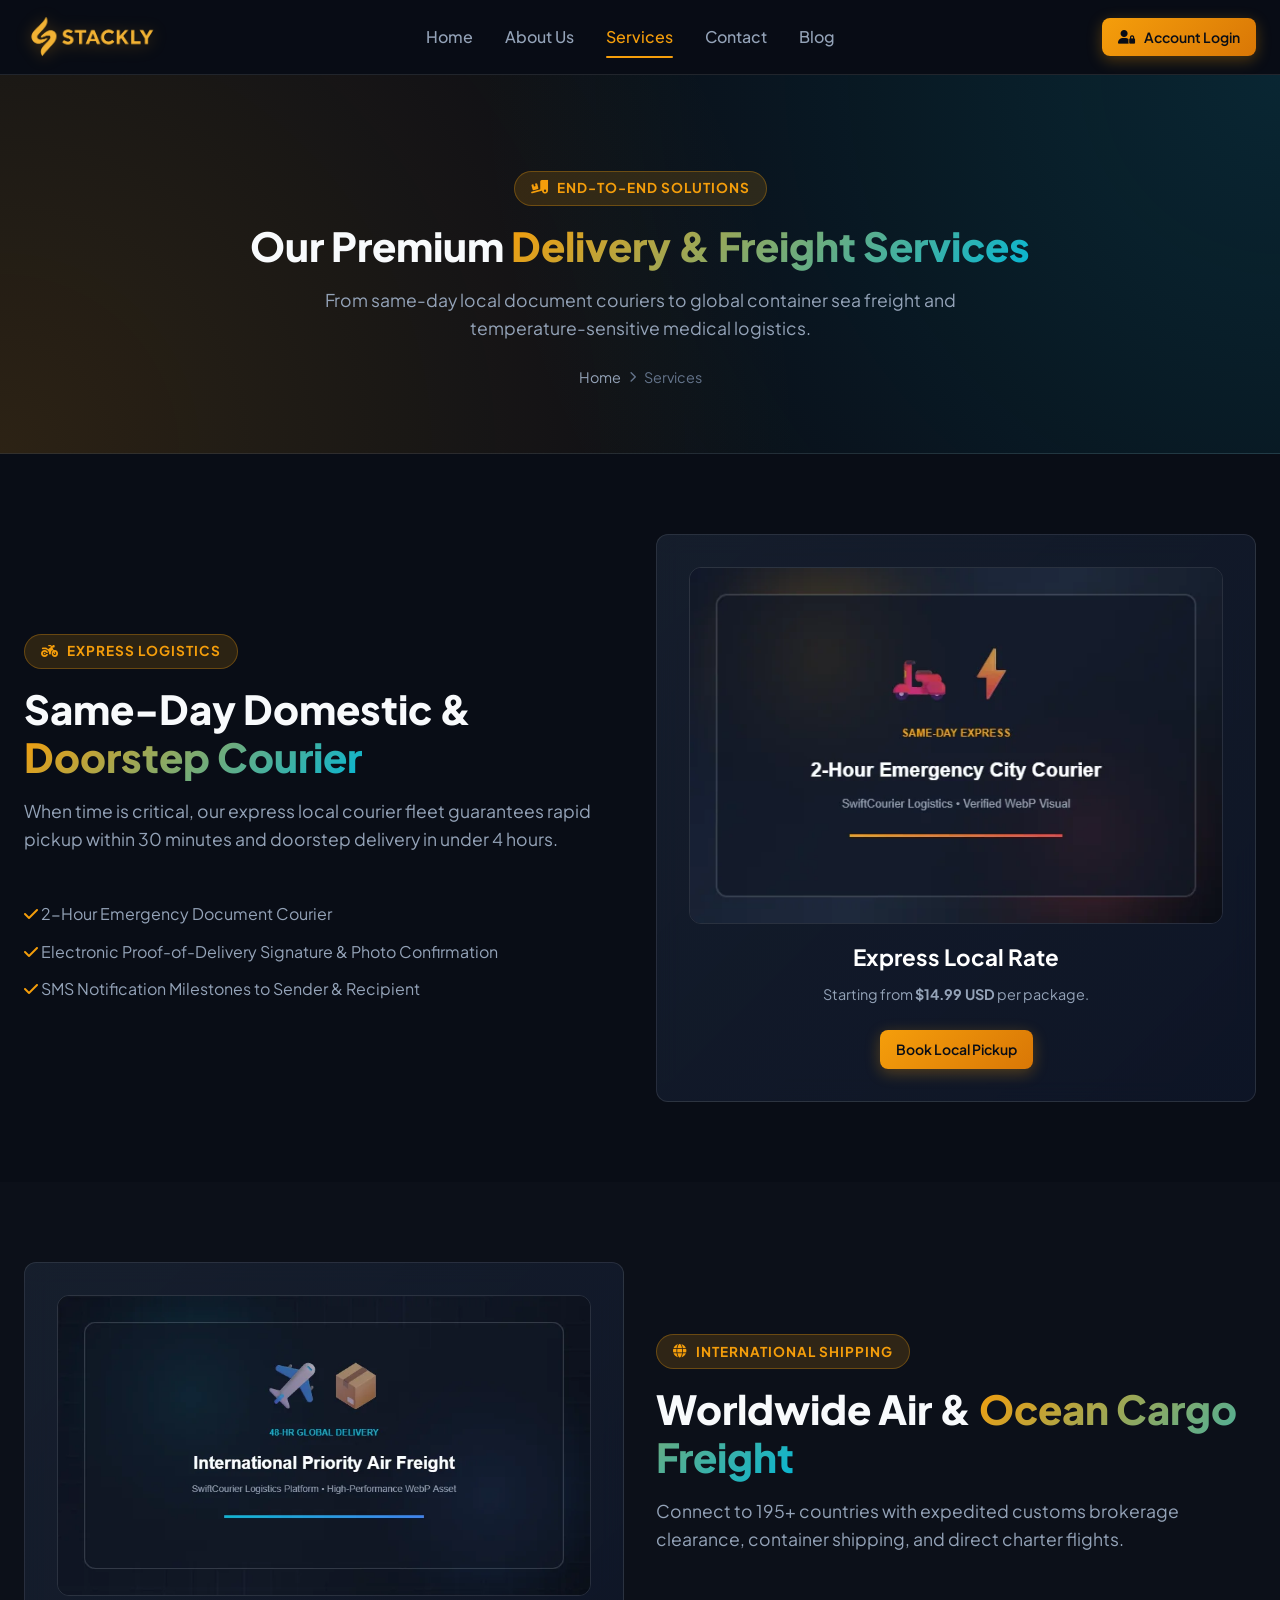
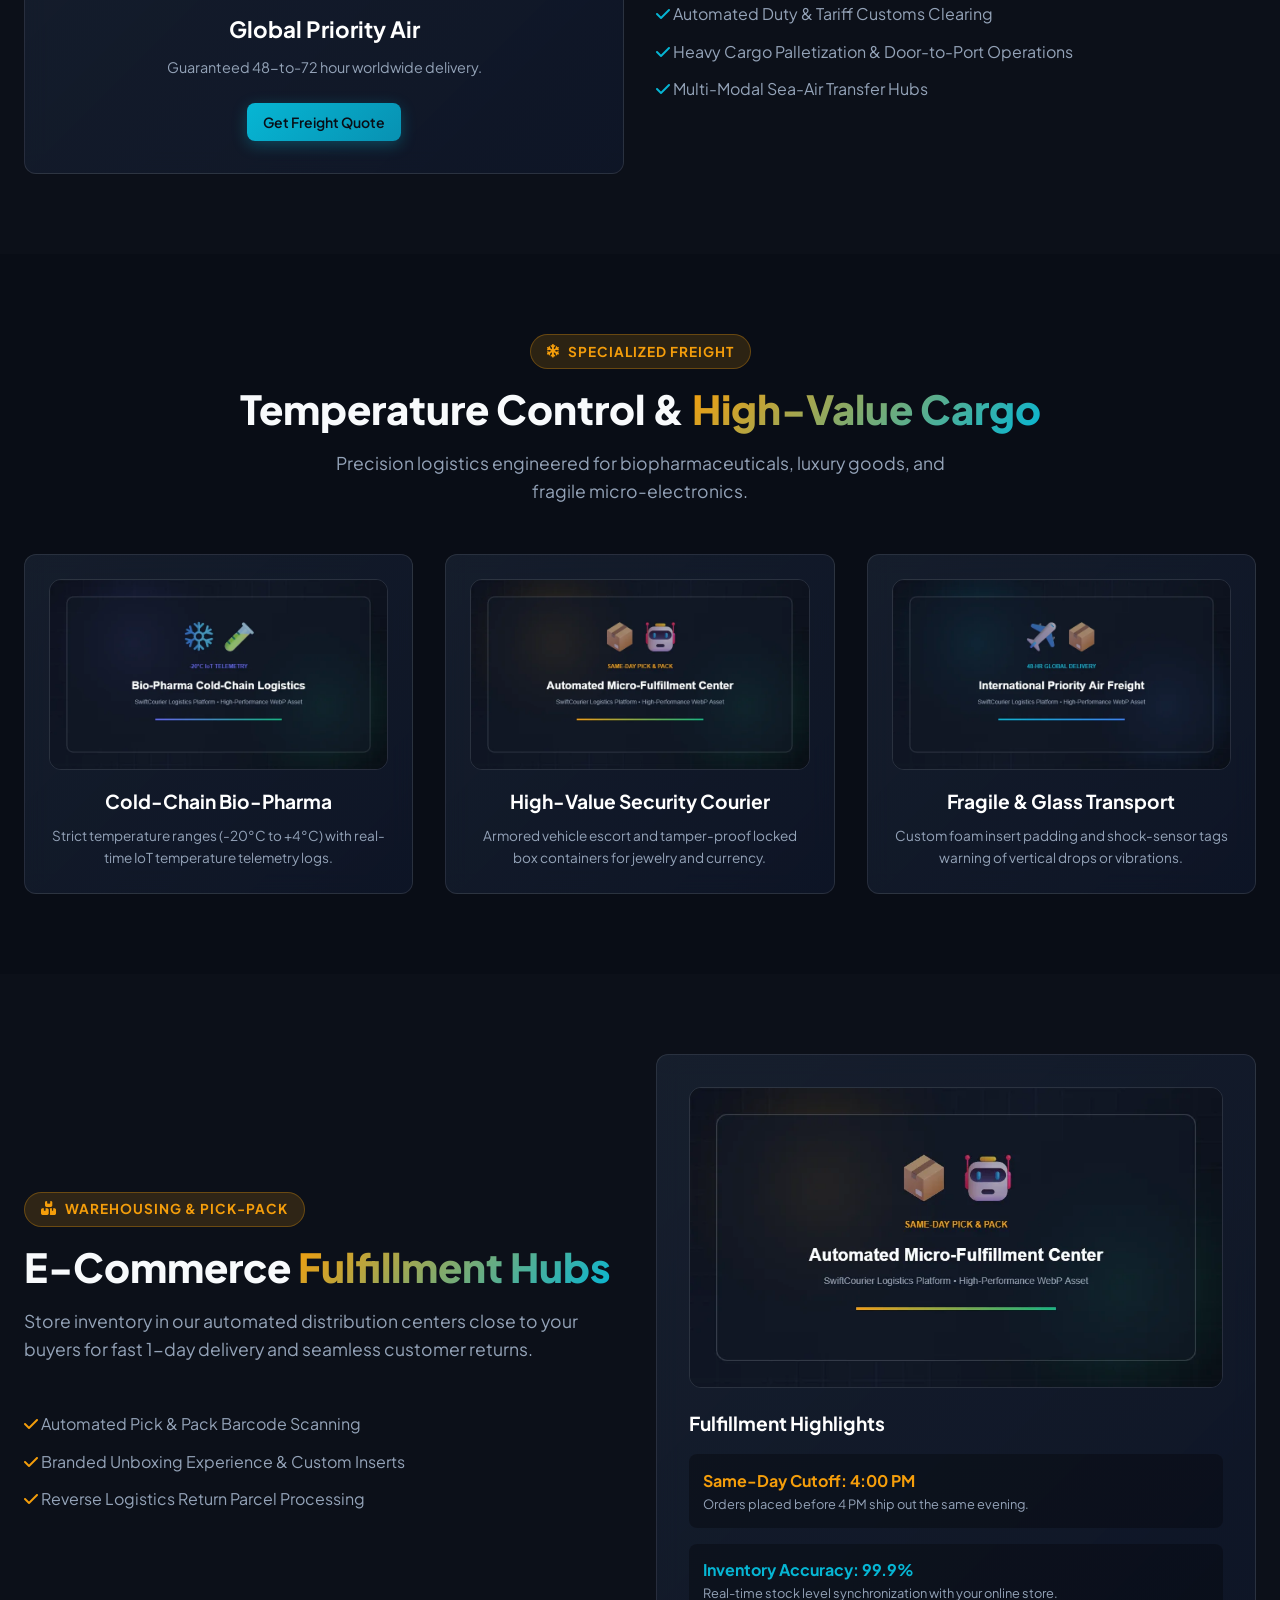
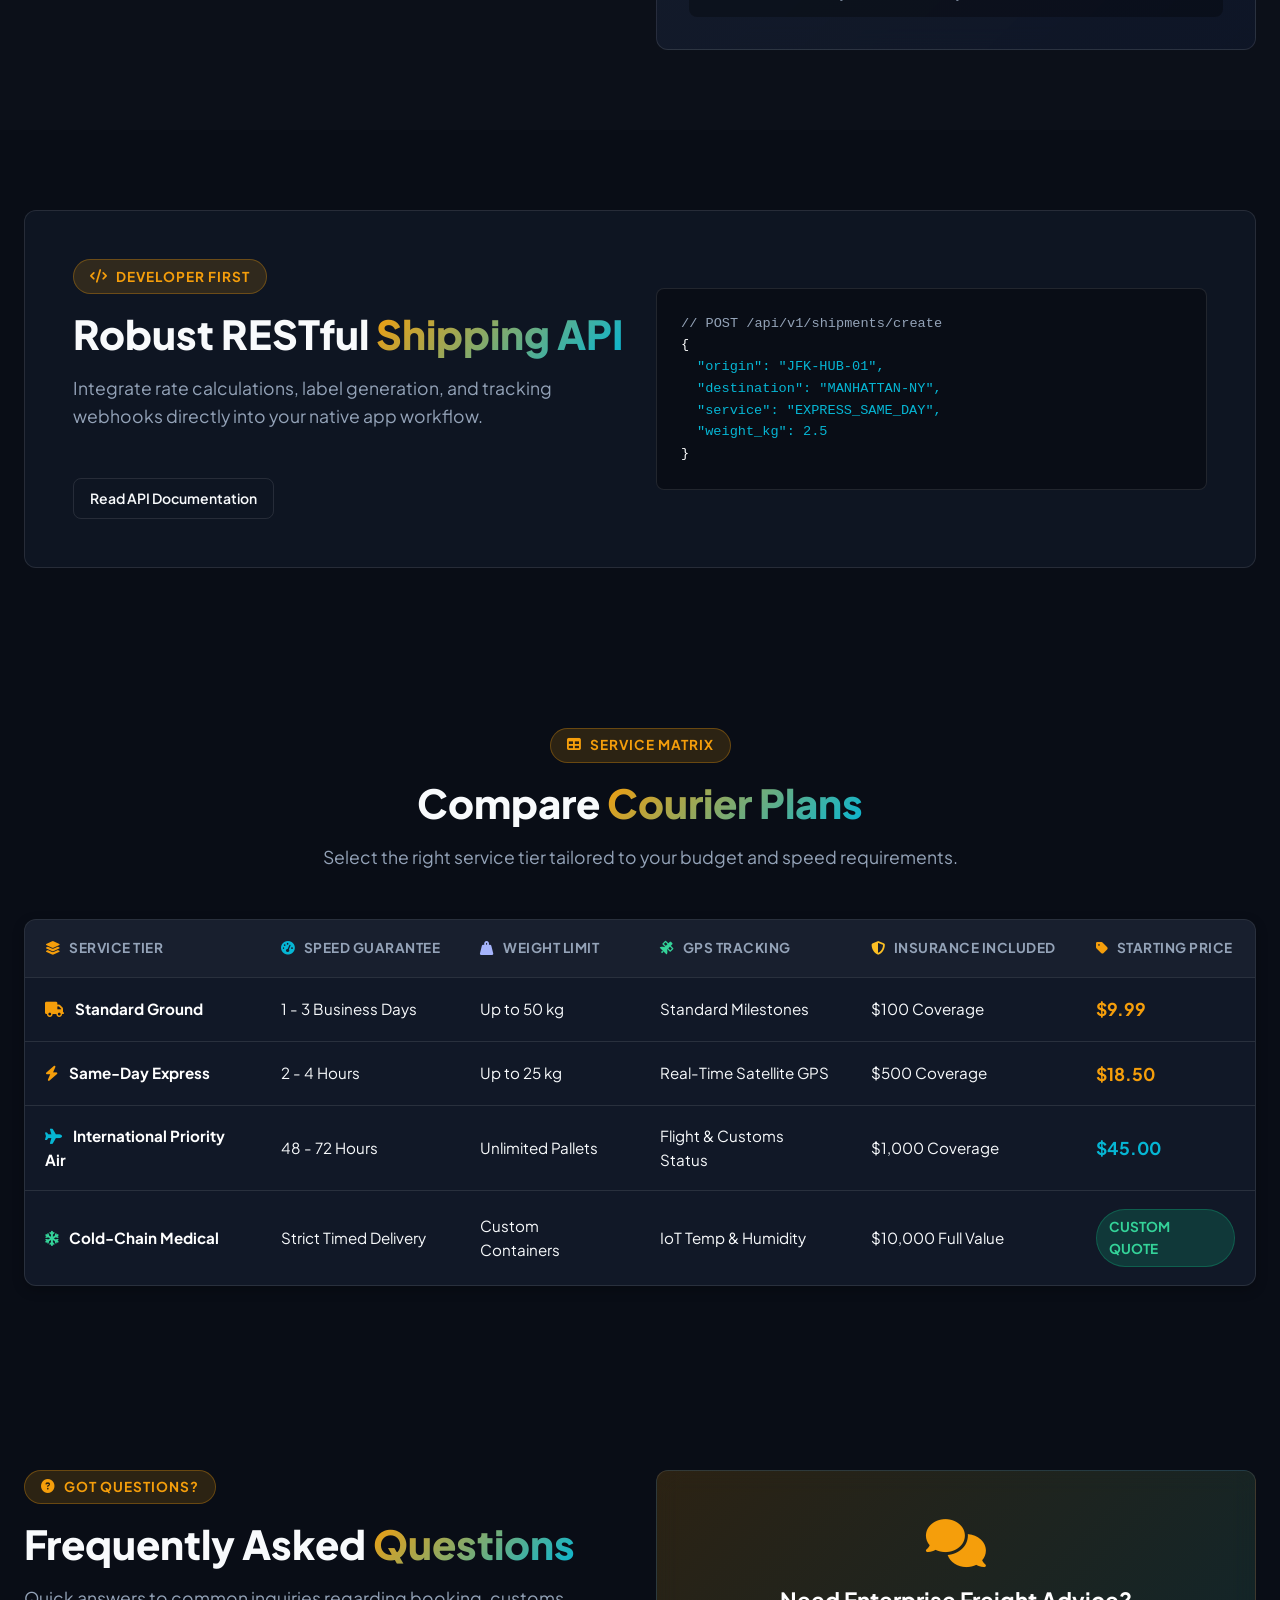
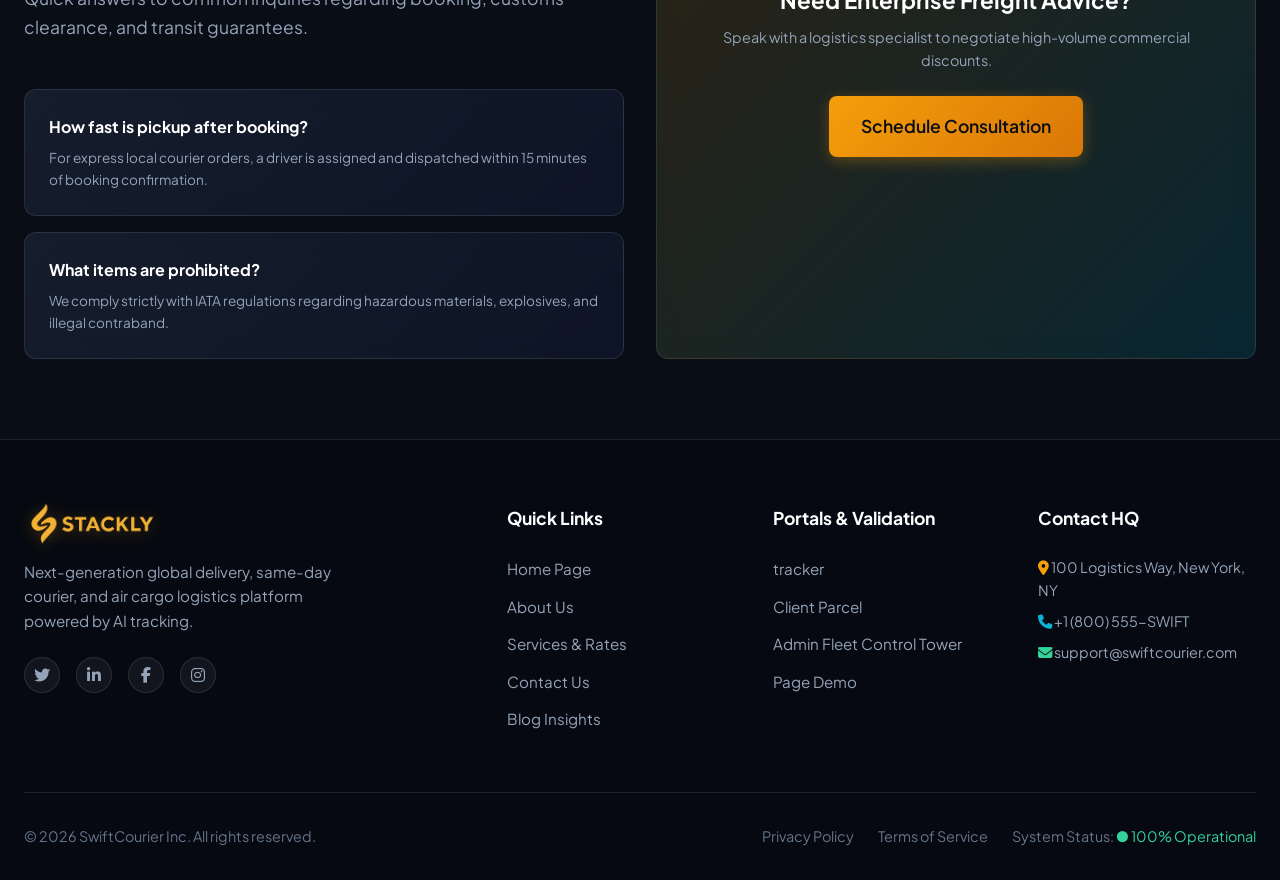
<file: services.html>
<!DOCTYPE html>
<html lang="en">
<head>
  <meta charset="UTF-8">
  <meta name="viewport" content="width=device-width, initial-scale=1.0">
  <title>Services & Solutions | SwiftCourier Delivery Platform</title>
  <meta name="description" content="Explore SwiftCourier's full range of courier services: Same-day express, international air freight, cold-chain medical freight, e-commerce warehousing, and developer API integration.">
  <link rel="preconnect" href="https://fonts.googleapis.com">
  <link rel="preconnect" href="https://fonts.gstatic.com" crossorigin>
  <link href="https://fonts.googleapis.com/css2?family=Plus+Jakarta+Sans:wght@400;500;600;700;800&display=swap" rel="stylesheet">
  <link rel="stylesheet" href="https://cdnjs.cloudflare.com/ajax/libs/font-awesome/6.4.0/css/all.min.css">
  <link rel="stylesheet" href="css/main.css">
  <link rel="stylesheet" href="css/responsive.css">
</head>
<body>

  <!-- Site Header -->
  <header class="site-header">
    <div class="navbar">
      <a href="index.html" class="logo-brand">
        <img src="logo_0950.webp" alt="SwiftCourier Logo" class="brand-logo-img">
      </a>
      
      <nav class="nav-links">
        <a href="index.html" class="nav-link">Home</a>
        <a href="about.html" class="nav-link">About Us</a>
        <a href="services.html" class="nav-link active">Services</a>
        <a href="contact.html" class="nav-link">Contact</a>
        <a href="blog.html" class="nav-link">Blog</a>
      </nav>

      <div class="nav-actions">
        <a href="login.html" class="btn btn-primary btn-sm"><i class="fas fa-user-lock"></i> Account Login</a>
        <button class="mobile-toggle" aria-label="Toggle navigation menu"><i class="fas fa-bars"></i></button>
      </div>
    </div>
  </header>

  <!-- Mobile Drawer -->
  <div class="drawer-overlay"></div>
  <div class="mobile-nav-drawer">
    <div class="drawer-header">
      <a href="index.html" class="logo-brand">
        <img src="logo_0950.webp" alt="SwiftCourier Logo" class="brand-logo-img">
      </a>
      <button class="drawer-close-btn" aria-label="Close navigation menu"><i class="fas fa-times"></i></button>
    </div>
    <div class="drawer-body">
      <nav class="drawer-menu-links">
        <a href="index.html" class="nav-link"><i class="fas fa-home"></i> Home</a>
        <a href="about.html" class="nav-link"><i class="fas fa-info-circle"></i> About Us</a>
        <a href="services.html" class="nav-link active"><i class="fas fa-cubes"></i> Services</a>
        <a href="contact.html" class="nav-link"><i class="fas fa-envelope"></i> Contact</a>
        <a href="blog.html" class="nav-link"><i class="fas fa-newspaper"></i> Blog</a>
      </nav>
      <div class="drawer-footer">
        <a href="login.html" class="btn btn-primary"><i class="fas fa-user-lock"></i> Account Login</a>
      </div>
    </div>
  </div>

  <main>
    <!-- SECTION 1: SERVICES HERO & QUICK SELECTOR -->
    <section class="page-hero">
      <div class="section-wrapper" style="padding-top: 0; padding-bottom: 0;">
        <span class="section-tag"><i class="fas fa-truck-loading"></i> End-to-End Solutions</span>
        <h1 class="section-title">Our Premium <span>Delivery & Freight Services</span></h1>
        <p class="section-desc" style="margin: 0 auto 1.5rem;">
          From same-day local document couriers to global container sea freight and temperature-sensitive medical logistics.
        </p>
        <div class="breadcrumbs">
          <a href="index.html">Home</a> <i class="fas fa-chevron-right" style="font-size: 0.7rem;"></i> <span>Services</span>
        </div>
      </div>
    </section>

    <!-- SECTION 2: EXPRESS DOMESTIC & LOCAL COURIER -->
    <section class="section-wrapper">
      <div class="grid-2" style="align-items: center;">
        <div>
          <span class="section-tag"><i class="fas fa-motorcycle"></i> Express Logistics</span>
          <h2 class="section-title">Same-Day Domestic & <span>Doorstep Courier</span></h2>
          <p class="section-desc">When time is critical, our express local courier fleet guarantees rapid pickup within 30 minutes and doorstep delivery in under 4 hours.</p>
          <ul style="display: flex; flex-direction: column; gap: 0.75rem; color: var(--text-muted);">
            <li><i class="fas fa-check" style="color: var(--primary);"></i> 2-Hour Emergency Document Courier</li>
            <li><i class="fas fa-check" style="color: var(--primary);"></i> Electronic Proof-of-Delivery Signature & Photo Confirmation</li>
            <li><i class="fas fa-check" style="color: var(--primary);"></i> SMS Notification Milestones to Sender & Recipient</li>
          </ul>
        </div>
        <div class="glass-card text-center" style="padding: 2rem;">
          <img src="assets/service_express.webp" alt="Same-Day Express Courier" style="width: 100%; border-radius: 12px; margin-bottom: 1rem; border: 1px solid var(--border-glass);">
          <h3 style="font-size: 1.4rem; color: #fff; margin-bottom: 0.5rem;">Express Local Rate</h3>
          <p style="color: var(--text-muted); font-size: 0.9rem; margin-bottom: 1.5rem;">Starting from <strong>$14.99 USD</strong> per package.</p>
          <a href="login.html" class="btn btn-primary btn-sm">Book Local Pickup</a>
        </div>
      </div>
    </section>

    <!-- SECTION 3: INTERNATIONAL AIR & OCEAN FREIGHT -->
    <section class="section-wrapper" style="background: rgba(255,255,255,0.01);">
      <div class="grid-2" style="align-items: center;">
        <div class="glass-card text-center" style="padding: 2rem;">
          <img src="assets/services_air.webp" alt="Global Priority Air Cargo Freight" style="width: 100%; border-radius: 12px; margin-bottom: 1rem; border: 1px solid var(--border-glass);">
          <h3 style="font-size: 1.4rem; color: #fff; margin-bottom: 0.5rem;">Global Priority Air</h3>
          <p style="color: var(--text-muted); font-size: 0.9rem; margin-bottom: 1.5rem;">Guaranteed 48-to-72 hour worldwide delivery.</p>
          <a href="login.html" class="btn btn-accent btn-sm">Get Freight Quote</a>
        </div>
        <div>
          <span class="section-tag"><i class="fas fa-globe"></i> International Shipping</span>
          <h2 class="section-title">Worldwide Air & <span>Ocean Cargo Freight</span></h2>
          <p class="section-desc">Connect to 195+ countries with expedited customs brokerage clearance, container shipping, and direct charter flights.</p>
          <ul style="display: flex; flex-direction: column; gap: 0.75rem; color: var(--text-muted);">
            <li><i class="fas fa-check" style="color: var(--accent);"></i> Automated Duty & Tariff Customs Clearing</li>
            <li><i class="fas fa-check" style="color: var(--accent);"></i> Heavy Cargo Palletization & Door-to-Port Operations</li>
            <li><i class="fas fa-check" style="color: var(--accent);"></i> Multi-Modal Sea-Air Transfer Hubs</li>
          </ul>
        </div>
      </div>
    </section>

    <!-- SECTION 4: SPECIALIZED COLD-CHAIN & FRAGILE LOGISTICS -->
    <section class="section-wrapper">
      <div class="text-center">
        <span class="section-tag"><i class="fas fa-snowflake"></i> Specialized Freight</span>
        <h2 class="section-title">Temperature Control & <span>High-Value Cargo</span></h2>
        <p class="section-desc">Precision logistics engineered for biopharmaceuticals, luxury goods, and fragile micro-electronics.</p>
      </div>

      <div class="grid-3">
        <div class="glass-card text-center">
          <img src="assets/services_cold.webp" alt="Cold-Chain Bio-Pharma Logistics" style="width: 100%; border-radius: 12px; margin-bottom: 1rem; border: 1px solid var(--border-glass);">
          <h3 style="font-size: 1.2rem; color: #fff; margin-bottom: 0.5rem;">Cold-Chain Bio-Pharma</h3>
          <p style="color: var(--text-muted); font-size: 0.85rem;">Strict temperature ranges (-20°C to +4°C) with real-time IoT temperature telemetry logs.</p>
        </div>

        <div class="glass-card text-center">
          <img src="assets/services_fulfillment.webp" alt="Cold-Chain Bio-Pharma Logistics" style="width: 100%; border-radius: 12px; margin-bottom: 1rem; border: 1px solid var(--border-glass);">
          <h3 style="font-size: 1.2rem; color: #fff; margin-bottom: 0.5rem;">High-Value Security Courier</h3>
          <p style="color: var(--text-muted); font-size: 0.85rem;">Armored vehicle escort and tamper-proof locked box containers for jewelry and currency.</p>
        </div>

        <div class="glass-card text-center">
          <img src="assets/services_air.webp" alt="Cold-Chain Bio-Pharma Logistics" style="width: 100%; border-radius: 12px; margin-bottom: 1rem; border: 1px solid var(--border-glass);">
          <h3 style="font-size: 1.2rem; color: #fff; margin-bottom: 0.5rem;">Fragile & Glass Transport</h3>
          <p style="color: var(--text-muted); font-size: 0.85rem;">Custom foam insert padding and shock-sensor tags warning of vertical drops or vibrations.</p>
        </div>
      </div>
    </section>

    <!-- SECTION 5: E-COMMERCE WAREHOUSING & FULFILLMENT -->
    <section class="section-wrapper" style="background: rgba(255,255,255,0.01);">
      <div class="grid-2" style="align-items: center;">
        <div>
          <span class="section-tag"><i class="fas fa-boxes"></i> Warehousing & Pick-Pack</span>
          <h2 class="section-title">E-Commerce <span>Fulfillment Hubs</span></h2>
          <p class="section-desc">Store inventory in our automated distribution centers close to your buyers for fast 1-day delivery and seamless customer returns.</p>
          <ul style="display: flex; flex-direction: column; gap: 0.75rem; color: var(--text-muted);">
            <li><i class="fas fa-check" style="color: var(--primary);"></i> Automated Pick & Pack Barcode Scanning</li>
            <li><i class="fas fa-check" style="color: var(--primary);"></i> Branded Unboxing Experience & Custom Inserts</li>
            <li><i class="fas fa-check" style="color: var(--primary);"></i> Reverse Logistics Return Parcel Processing</li>
          </ul>
        </div>
        <div class="glass-card" style="padding: 2rem;">
          <img src="assets/services_fulfillment.webp" alt="Automated Micro-Fulfillment Center" style="width: 100%; border-radius: 12px; margin-bottom: 1.25rem; border: 1px solid var(--border-glass);">
          <h4 style="font-size: 1.2rem; color: #fff; margin-bottom: 1rem;">Fulfillment Highlights</h4>
          <div style="display: flex; flex-direction: column; gap: 1rem;">
            <div style="padding: 0.85rem; background: rgba(0,0,0,0.3); border-radius: 8px;">
              <strong style="color: var(--primary);">Same-Day Cutoff: 4:00 PM</strong>
              <p style="font-size: 0.8rem; color: var(--text-muted);">Orders placed before 4 PM ship out the same evening.</p>
            </div>
            <div style="padding: 0.85rem; background: rgba(0,0,0,0.3); border-radius: 8px;">
              <strong style="color: var(--accent);">Inventory Accuracy: 99.9%</strong>
              <p style="font-size: 0.8rem; color: var(--text-muted);">Real-time stock level synchronization with your online store.</p>
            </div>
          </div>
        </div>
      </div>
    </section>

    <!-- SECTION 6: DEVELOPER API & INTEGRATIONS -->
    <section class="section-wrapper">
      <div class="glass-panel" style="padding: 3rem;">
        <div class="grid-2" style="align-items: center;">
          <div>
            <span class="section-tag"><i class="fas fa-code"></i> Developer First</span>
            <h2 class="section-title">Robust RESTful <span>Shipping API</span></h2>
            <p class="section-desc">Integrate rate calculations, label generation, and tracking webhooks directly into your native app workflow.</p>
            <a href="contact.html" class="btn btn-outline btn-sm">Read API Documentation</a>
          </div>

          <div style="background: #090d16; padding: 1.5rem; border-radius: 8px; font-family: monospace; font-size: 0.85rem; color: var(--accent); border: 1px solid var(--border-glass);">
            <p style="color: var(--text-muted);">// POST /api/v1/shipments/create</p>
            <p style="color: #fff;">{</p>
            <p style="padding-left: 1rem;">"origin": "JFK-HUB-01",</p>
            <p style="padding-left: 1rem;">"destination": "MANHATTAN-NY",</p>
            <p style="padding-left: 1rem;">"service": "EXPRESS_SAME_DAY",</p>
            <p style="padding-left: 1rem;">"weight_kg": 2.5</p>
            <p style="color: #fff;">}</p>
          </div>
        </div>
      </div>
    </section>

    <!-- SECTION 7: SERVICE COMPARISON & PRICING MATRIX TABLE -->
    <section class="section-wrapper">
      <div class="text-center">
        <span class="section-tag"><i class="fas fa-table"></i> Service Matrix</span>
        <h2 class="section-title">Compare <span>Courier Plans</span></h2>
        <p class="section-desc">Select the right service tier tailored to your budget and speed requirements.</p>
      </div>

      <div class="table-container">
        <table class="custom-table">
          <thead>
            <tr>
              <th><i class="fas fa-layer-group" style="color: var(--primary); margin-right: 6px;"></i> Service Tier</th>
              <th><i class="fas fa-tachometer-alt" style="color: var(--accent); margin-right: 6px;"></i> Speed Guarantee</th>
              <th><i class="fas fa-weight-hanging" style="color: #a5b4fc; margin-right: 6px;"></i> Weight Limit</th>
              <th><i class="fas fa-satellite" style="color: #34d399; margin-right: 6px;"></i> GPS Tracking</th>
              <th><i class="fas fa-shield-alt" style="color: #fbbf24; margin-right: 6px;"></i> Insurance Included</th>
              <th><i class="fas fa-tag" style="color: var(--primary); margin-right: 6px;"></i> Starting Price</th>
            </tr>
          </thead>
          <tbody>
            <tr>
              <td><strong style="color: #fff;"><i class="fas fa-truck" style="color: var(--primary); margin-right: 8px;"></i> Standard Ground</strong></td>
              <td>1 - 3 Business Days</td>
              <td>Up to 50 kg</td>
              <td>Standard Milestones</td>
              <td>$100 Coverage</td>
              <td><strong style="color: var(--primary); font-size: 1.1rem;">$9.99</strong></td>
            </tr>
            <tr>
              <td><strong style="color: #fff;"><i class="fas fa-bolt" style="color: var(--primary); margin-right: 8px;"></i> Same-Day Express</strong></td>
              <td>2 - 4 Hours</td>
              <td>Up to 25 kg</td>
              <td>Real-Time Satellite GPS</td>
              <td>$500 Coverage</td>
              <td><strong style="color: var(--primary); font-size: 1.1rem;">$18.50</strong></td>
            </tr>
            <tr>
              <td><strong style="color: #fff;"><i class="fas fa-plane" style="color: var(--accent); margin-right: 8px;"></i> International Priority Air</strong></td>
              <td>48 - 72 Hours</td>
              <td>Unlimited Pallets</td>
              <td>Flight & Customs Status</td>
              <td>$1,000 Coverage</td>
              <td><strong style="color: var(--accent); font-size: 1.1rem;">$45.00</strong></td>
            </tr>
            <tr>
              <td><strong style="color: #fff;"><i class="fas fa-snowflake" style="color: #34d399; margin-right: 8px;"></i> Cold-Chain Medical</strong></td>
              <td>Strict Timed Delivery</td>
              <td>Custom Containers</td>
              <td>IoT Temp & Humidity</td>
              <td>$10,000 Full Value</td>
              <td><span class="badge badge-success" style="font-size: 0.85rem; padding: 0.4rem 0.8rem; letter-spacing: 0;">Custom Quote</span></td>
            </tr>
          </tbody>
        </table>
      </div>
    </section>

    <!-- SECTION 8: FAQ & CONSULTATION CTA -->
    <section class="section-wrapper">
      <div class="grid-2">
        <div>
          <span class="section-tag"><i class="fas fa-question-circle"></i> Got Questions?</span>
          <h2 class="section-title">Frequently Asked <span>Questions</span></h2>
          <p class="section-desc">Quick answers to common inquiries regarding booking, customs clearance, and transit guarantees.</p>
          
          <div style="display: flex; flex-direction: column; gap: 1rem;">
            <div class="glass-card">
              <h4 style="color: #fff; margin-bottom: 0.5rem;">How fast is pickup after booking?</h4>
              <p style="color: var(--text-muted); font-size: 0.85rem;">For express local courier orders, a driver is assigned and dispatched within 15 minutes of booking confirmation.</p>
            </div>
            <div class="glass-card">
              <h4 style="color: #fff; margin-bottom: 0.5rem;">What items are prohibited?</h4>
              <p style="color: var(--text-muted); font-size: 0.85rem;">We comply strictly with IATA regulations regarding hazardous materials, explosives, and illegal contraband.</p>
            </div>
          </div>
        </div>

        <div class="glass-card text-center" style="padding: 3rem; background: linear-gradient(135deg, rgba(245, 158, 11, 0.15) 0%, rgba(6, 182, 212, 0.15) 100%);">
          <i class="fas fa-comments" style="font-size: 3rem; color: var(--primary); margin-bottom: 1rem;"></i>
          <h3 style="font-size: 1.4rem; color: #fff; margin-bottom: 0.5rem;">Need Enterprise Freight Advice?</h3>
          <p style="color: var(--text-muted); font-size: 0.9rem; margin-bottom: 1.5rem;">Speak with a logistics specialist to negotiate high-volume commercial discounts.</p>
          <a href="404.html" class="btn btn-primary btn-lg">Schedule Consultation</a>
        </div>
      </div>
    </section>
  </main>

  <!-- Site Footer -->
  <footer class="site-footer">
    <div class="footer-grid">
      <div>
        <a href="index.html" class="logo-brand">
          <img src="logo_0950.webp" alt="SwiftCourier Logo" class="brand-logo-img">
        </a>
        <p class="footer-brand-desc">Next-generation global delivery, same-day courier, and air cargo logistics platform powered by AI tracking.</p>
        <div class="social-icons">
          <a href="404.html" class="social-icon" aria-label="Twitter / X"><i class="fab fa-twitter"></i></a>
          <a href="404.html" class="social-icon" aria-label="LinkedIn"><i class="fab fa-linkedin-in"></i></a>
          <a href="404.html" class="social-icon" aria-label="Facebook"><i class="fab fa-facebook-f"></i></a>
          <a href="404.html" class="social-icon" aria-label="Instagram"><i class="fab fa-instagram"></i></a>
        </div>
      </div>

      <div>
        <h4 class="footer-title">Quick Links</h4>
        <ul class="footer-links">
          <li><a href="index.html">Home Page</a></li>
          <li><a href="about.html">About Us</a></li>
          <li><a href="services.html">Services & Rates</a></li>
          <li><a href="contact.html">Contact Us</a></li>
          <li><a href="blog.html">Blog Insights</a></li>
        </ul>
      </div>
 <div>
        <h4 class="footer-title">Portals & Validation</h4>
        <ul class="footer-links">
          <li><a href="404.html">tracker</a></li>
          <li><a href="404.html">Client Parcel </a></li>
          <li><a href="404.html">Admin Fleet Control Tower</a></li>
          <li><a href="404.html"> Page Demo</a></li>
        </ul>
      </div>

      <div>
        <h4 class="footer-title">Contact HQ</h4>
        <p style="color: var(--text-muted); font-size: 0.9rem; margin-bottom: 0.5rem;"><i class="fas fa-map-marker-alt" style="color: var(--primary);"></i> 100 Logistics Way, New York, NY</p>
        <p style="color: var(--text-muted); font-size: 0.9rem; margin-bottom: 0.5rem;"><i class="fas fa-phone" style="color: var(--accent);"></i> +1 (800) 555-SWIFT</p>
        <p style="color: var(--text-muted); font-size: 0.9rem;"><i class="fas fa-envelope" style="color: #34d399;"></i> support@swiftcourier.com</p>
      </div>
    </div>

    <div class="footer-bottom">
      <p>&copy; 2026 SwiftCourier Inc. All rights reserved.</p>
      <div style="display: flex; gap: 1.5rem;">
        <a href="404.html">Privacy Policy</a>
        <a href="404.html">Terms of Service</a>
        <a href="404.html">System Status: <span style="color: #34d399;">● 100% Operational</span></a>
      </div>
    </div>
  </footer>

  <script src="js/data.js"></script>
  <script src="js/app.js"></script>
</body>
</html>
</file>
<file: css/main.css>
/* SwiftCourier - Main Design System & Theme CSS */

:root {
  --bg-dark: #090d16;
  --bg-card: #111827;
  --bg-card-hover: #1f293d;
  --bg-glass: rgba(17, 24, 39, 0.75);
  --border-glass: rgba(255, 255, 255, 0.1);
  --border-glow: rgba(245, 158, 11, 0.3);
  
  --primary: #f59e0b;        /* Electric Amber */
  --primary-hover: #d97706;
  --primary-light: rgba(245, 158, 11, 0.15);
  
  --accent: #06b6d4;         /* Neon Cyan */
  --accent-light: rgba(6, 182, 212, 0.15);
  
  --secondary: #6366f1;      /* Indigo */
  --success: #10b981;        /* Emerald */
  --warning: #f59e0b;
  --danger: #ef4444;
  
  --text-main: #f8fafc;
  --text-muted: #94a3b8;
  --text-dim: #64748b;
  
  --font-family: 'Plus Jakarta Sans', -apple-system, BlinkMacSystemFont, 'Segoe UI', Roboto, sans-serif;
  --radius-sm: 8px;
  --radius-md: 12px;
  --radius-lg: 20px;
  --radius-full: 9999px;
  
  --shadow-sm: 0 4px 12px rgba(0, 0, 0, 0.25);
  --shadow-glow: 0 0 25px rgba(245, 158, 11, 0.25);
  --shadow-cyan: 0 0 25px rgba(6, 182, 212, 0.25);
  --transition: all 0.3s cubic-bezier(0.4, 0, 0.2, 1);
}

* {
  margin: 0;
  padding: 0;
  box-sizing: border-box;
}

html {
  scroll-behavior: smooth;
  font-size: 16px;
}

body {
  background-color: var(--bg-dark);
  color: var(--text-main);
  font-family: var(--font-family);
  line-height: 1.6;
  overflow-x: hidden;
  min-height: 100vh;
  display: flex;
  flex-direction: column;
}

a {
  color: inherit;
  text-decoration: none;
  transition: var(--transition);
}

ul {
  list-style: none;
}

img {
  max-width: 100%;
  height: auto;
  display: block;
}

button, input, select, textarea {
  font-family: inherit;
  font-size: inherit;
  color: inherit;
  outline: none;
  border: none;
}

/* Glassmorphism Utilities */
.glass-panel {
  background: var(--bg-glass);
  backdrop-filter: blur(16px);
  -webkit-backdrop-filter: blur(16px);
  border: 1px solid var(--border-glass);
  border-radius: var(--radius-md);
}

.glass-card {
  background: linear-gradient(135deg, rgba(30, 41, 59, 0.6) 0%, rgba(15, 23, 42, 0.8) 100%);
  backdrop-filter: blur(12px);
  border: 1px solid var(--border-glass);
  border-radius: var(--radius-md);
  padding: 1.5rem;
  transition: var(--transition);
}

.glass-card:hover {
  transform: translateY(-5px);
  border-color: var(--border-glow);
  box-shadow: var(--shadow-glow);
}

/* Header & Navbar */
.site-header {
  position: sticky;
  top: 0;
  z-index: 1000;
  background: rgba(9, 13, 22, 0.85);
  backdrop-filter: blur(20px);
  -webkit-backdrop-filter: blur(20px);
  border-bottom: 1px solid var(--border-glass);
}

.navbar {
  max-width: 1280px;
  margin: 0 auto;
  padding: 1rem 1.5rem;
  display: flex;
  align-items: center;
  justify-content: space-between;
}

.logo-brand {
  display: flex;
  align-items: center;
  gap: 0.75rem;
  font-weight: 800;
  font-size: 1.4rem;
  letter-spacing: -0.5px;
  color: #fff;
}

.brand-logo-img {
  height: 40px;
  width: auto;
  max-width: 180px;
  object-fit: contain;
  filter: drop-shadow(0 2px 8px rgba(245, 158, 11, 0.3));
  transition: var(--transition);
}

.brand-logo-img:hover {
  transform: scale(1.04);
}

.logo-icon {
  width: 40px;
  height: 40px;
  background: linear-gradient(135deg, var(--primary) 0%, var(--primary-hover) 100%);
  border-radius: var(--radius-sm);
  display: flex;
  align-items: center;
  justify-content: center;
  color: #090d16;
  font-size: 1.25rem;
  box-shadow: 0 0 15px rgba(245, 158, 11, 0.4);
}

.logo-text span {
  color: var(--primary);
}

.nav-links {
  display: flex;
  align-items: center;
  gap: 2rem;
}

.nav-link {
  font-weight: 500;
  color: var(--text-muted);
  position: relative;
  padding: 0.5rem 0;
}

.nav-link:hover, .nav-link.active {
  color: var(--primary);
}

.nav-link.active::after {
  content: '';
  position: absolute;
  bottom: 0;
  left: 0;
  width: 100%;
  height: 2px;
  background: var(--primary);
  border-radius: var(--radius-full);
}

.nav-actions {
  display: flex;
  align-items: center;
  gap: 1rem;
}

.mobile-toggle {
  display: none;
  font-size: 1.5rem;
  background: none;
  color: var(--text-main);
  cursor: pointer;
}

/* Mobile Drawer Navigation - Full Screen Overlay */
.mobile-nav-drawer {
  position: fixed;
  top: 0;
  left: 0;
  width: 100vw;
  height: 100vh;
  height: 100dvh;
  max-width: 100vw;
  background: rgba(9, 13, 22, 0.98);
  backdrop-filter: blur(20px);
  -webkit-backdrop-filter: blur(20px);
  z-index: 2000;
  padding: 1.5rem;
  display: flex;
  flex-direction: column;
  justify-content: space-between;
  opacity: 0;
  visibility: hidden;
  transform: scale(0.95);
  transition: all 0.35s cubic-bezier(0.4, 0, 0.2, 1);
  overflow-y: auto;
}

.mobile-nav-drawer.open {
  opacity: 1;
  visibility: visible;
  transform: scale(1);
}

.drawer-header {
  display: flex;
  align-items: center;
  justify-content: space-between;
  margin-bottom: 1.5rem;
  padding-bottom: 1rem;
  border-bottom: 1px solid var(--border-glass);
}

.drawer-close-btn {
  background: rgba(255, 255, 255, 0.08);
  border: 1px solid var(--border-glass);
  color: #fff;
  width: 42px;
  height: 42px;
  border-radius: 50%;
  font-size: 1.25rem;
  cursor: pointer;
  display: flex;
  align-items: center;
  justify-content: center;
  transition: var(--transition);
}

.drawer-close-btn:hover {
  background: var(--primary);
  color: #090d16;
  border-color: var(--primary);
}

.drawer-body {
  display: flex;
  flex-direction: column;
  justify-content: space-between;
  flex: 1;
  gap: 1.5rem;
}

.drawer-menu-links {
  display: flex;
  flex-direction: column;
  gap: 0.85rem;
}

.drawer-menu-links a {
  font-size: 1.15rem;
  font-weight: 700;
  color: var(--text-main);
  display: flex;
  align-items: center;
  gap: 0.85rem;
  padding: 0.85rem 1.25rem;
  border-radius: var(--radius-sm);
  background: rgba(255, 255, 255, 0.03);
  border: 1px solid var(--border-glass);
  transition: var(--transition);
}

.drawer-menu-links a:hover, .drawer-menu-links a.active {
  background: var(--primary-light);
  color: var(--primary);
  border-color: var(--primary);
  transform: translateX(4px);
}

.drawer-footer {
  margin-top: 1rem;
  padding-top: 1rem;
  border-top: 1px solid var(--border-glass);
  flex-shrink: 0;
}

.drawer-footer .btn {
  display: flex !important;
  align-items: center;
  justify-content: center;
  width: 100%;
  gap: 0.5rem;
  padding: 0.85rem 1.25rem;
  font-size: 1rem;
}

.drawer-overlay {
  position: fixed;
  top: 0;
  left: 0;
  width: 100vw;
  height: 100vh;
  background: rgba(0, 0, 0, 0.8);
  backdrop-filter: blur(4px);
  z-index: 1999;
  display: none;
}

.drawer-overlay.active {
  display: block;
}

/* Button Variants */
.btn {
  display: inline-flex;
  align-items: center;
  justify-content: center;
  gap: 0.5rem;
  padding: 0.75rem 1.5rem;
  font-weight: 600;
  border-radius: var(--radius-sm);
  cursor: pointer;
  transition: var(--transition);
  white-space: nowrap;
}

.btn-primary {
  background: linear-gradient(135deg, var(--primary) 0%, #d97706 100%);
  color: #090d16;
  box-shadow: 0 4px 15px rgba(245, 158, 11, 0.3);
}

.btn-primary:hover {
  transform: translateY(-2px);
  box-shadow: var(--shadow-glow);
}

.btn-outline {
  background: transparent;
  border: 1px solid var(--border-glass);
  color: var(--text-main);
}

.btn-outline:hover {
  border-color: var(--primary);
  color: var(--primary);
  background: var(--primary-light);
}

.btn-accent {
  background: linear-gradient(135deg, var(--accent) 0%, #0891b2 100%);
  color: #090d16;
  box-shadow: 0 4px 15px rgba(6, 182, 212, 0.3);
}

.btn-accent:hover {
  transform: translateY(-2px);
  box-shadow: var(--shadow-cyan);
}

.btn-sm {
  padding: 0.5rem 1rem;
  font-size: 0.875rem;
}

.btn-lg {
  padding: 1rem 2rem;
  font-size: 1.1rem;
}

/* Page Layout Wrappers */
.section-wrapper {
  padding: 5rem 1.5rem;
  max-width: 1280px;
  margin: 0 auto;
  width: 100%;
}

.section-tag {
  display: inline-flex;
  align-items: center;
  gap: 0.5rem;
  padding: 0.35rem 1rem;
  border-radius: var(--radius-full);
  background: var(--primary-light);
  border: 1px solid rgba(245, 158, 11, 0.3);
  color: var(--primary);
  font-size: 0.85rem;
  font-weight: 700;
  text-transform: uppercase;
  letter-spacing: 1px;
  margin-bottom: 1rem;
}

.section-title {
  font-size: 2.5rem;
  font-weight: 800;
  line-height: 1.2;
  margin-bottom: 1rem;
}

.section-title span {
  background: linear-gradient(135deg, var(--primary) 0%, var(--accent) 100%);
  -webkit-background-clip: text;
  -webkit-text-fill-color: transparent;
}

.section-desc {
  color: var(--text-muted);
  max-width: 650px;
  font-size: 1.1rem;
  margin-bottom: 3rem;
}

.text-center {
  text-align: center;
}

.text-center .section-desc {
  margin-left: auto;
  margin-right: auto;
}

/* Page Inner Hero Banner */
.page-hero {
  background: radial-gradient(circle at top right, rgba(6, 182, 212, 0.15) 0%, transparent 60%),
              radial-gradient(circle at bottom left, rgba(245, 158, 11, 0.15) 0%, transparent 60%),
              var(--bg-dark);
  padding: 6rem 1.5rem 4rem;
  border-bottom: 1px solid var(--border-glass);
  text-align: center;
}

.breadcrumbs {
  display: flex;
  align-items: center;
  justify-content: center;
  gap: 0.5rem;
  color: var(--text-dim);
  font-size: 0.9rem;
  margin-top: 1rem;
}

.breadcrumbs a {
  color: var(--text-muted);
}

.breadcrumbs a:hover {
  color: var(--primary);
}

/* Badge Styles */
.badge {
  display: inline-flex;
  align-items: center;
  padding: 0.25rem 0.75rem;
  border-radius: var(--radius-full);
  font-size: 0.75rem;
  font-weight: 700;
  text-transform: uppercase;
}

.badge-success { background: rgba(16, 185, 129, 0.2); color: #34d399; border: 1px solid rgba(16, 185, 129, 0.3); }
.badge-warning { background: rgba(245, 158, 11, 0.2); color: #fbbf24; border: 1px solid rgba(245, 158, 11, 0.3); }
.badge-primary { background: rgba(99, 102, 241, 0.2); color: #a5b4fc; border: 1px solid rgba(99, 102, 241, 0.3); }
.badge-info { background: rgba(6, 182, 212, 0.2); color: #67e8f9; border: 1px solid rgba(6, 182, 212, 0.3); }

/* Stats Counters */
.counter-val {
  font-size: clamp(2rem, 5vw, 2.8rem);
  font-weight: 800;
  line-height: 1.15;
  margin-bottom: 0.35rem;
  white-space: nowrap;
}

.stat-card-item {
  padding: 1rem 0.5rem;
}

/* Standard Forms & Inputs */
.form-group {
  margin-bottom: 1.25rem;
  display: flex;
  flex-direction: column;
  gap: 0.5rem;
}

.form-label {
  font-weight: 600;
  font-size: 0.9rem;
  color: var(--text-muted);
}

.form-input, .form-select, .form-textarea {
  width: 100%;
  padding: 0.85rem 1.2rem;
  background: rgba(15, 23, 42, 0.8);
  border: 1px solid var(--border-glass);
  border-radius: var(--radius-sm);
  color: var(--text-main);
  transition: var(--transition);
}

.form-input:focus, .form-select:focus, .form-textarea:focus {
  border-color: var(--primary);
  box-shadow: 0 0 10px rgba(245, 158, 11, 0.2);
}

/* Table Component & Matrix Utilities */
.table-container {
  background: var(--bg-card);
  border: 1px solid var(--border-glass);
  border-radius: var(--radius-md);
  overflow-x: auto;
  -webkit-overflow-scrolling: touch;
  width: 100%;
  margin: 1.5rem 0;
  box-shadow: var(--shadow-sm);
}

.custom-table {
  width: 100%;
  min-width: 650px;
  border-collapse: collapse;
  text-align: left;
}

.custom-table th {
  background: rgba(255, 255, 255, 0.03);
  padding: 1.1rem 1.25rem;
  color: var(--text-muted);
  font-size: 0.85rem;
  font-weight: 700;
  text-transform: uppercase;
  letter-spacing: 0.5px;
  border-bottom: 1px solid var(--border-glass);
  white-space: nowrap;
}

.custom-table td {
  padding: 1.1rem 1.25rem;
  border-bottom: 1px solid var(--border-glass);
  color: var(--text-main);
  font-size: 0.95rem;
  vertical-align: middle;
}

.custom-table tr:last-child td {
  border-bottom: none;
}

.custom-table tr:hover {
  background: rgba(255, 255, 255, 0.02);
}

/* Email Pill & Truncation Utilities */
.user-email-pill {
  display: inline-flex;
  align-items: center;
  gap: 0.5rem;
  background: rgba(6, 182, 212, 0.12);
  border: 1px solid rgba(6, 182, 212, 0.3);
  padding: 0.4rem 0.85rem;
  border-radius: var(--radius-full);
  font-size: 0.82rem;
  color: #fff;
  max-width: 230px;
  white-space: nowrap;
}

.user-email-pill span {
  overflow: hidden;
  text-overflow: ellipsis;
  white-space: nowrap;
}

/* Auth Page Layout & Card Styling */
.auth-wrapper {
  flex: 1;
  width: 100%;
  display: flex;
  flex-direction: column;
  align-items: center;
  justify-content: center;
  padding: 3rem 1.25rem;
  max-width: 1280px;
  margin: 0 auto;
}

.auth-header {
  margin-bottom: 2rem;
  text-align: center;
}

.auth-card {
  width: 100%;
  max-width: 520px;
  padding: 2.5rem;
  background: linear-gradient(135deg, rgba(30, 41, 59, 0.7) 0%, rgba(15, 23, 42, 0.9) 100%);
  backdrop-filter: blur(16px);
  border: 1px solid var(--border-glow);
  border-radius: var(--radius-md);
  box-shadow: 0 20px 50px rgba(0, 0, 0, 0.6);
}

.auth-role-grid {
  display: grid;
  grid-template-columns: repeat(2, 1fr);
  gap: 0.85rem;
  margin-top: 0.5rem;
}

.auth-role-option {
  display: flex;
  align-items: center;
  gap: 0.65rem;
  padding: 0.85rem 1rem;
  background: rgba(0, 0, 0, 0.35);
  border: 1px solid var(--border-glass);
  border-radius: var(--radius-sm);
  cursor: pointer;
  transition: var(--transition);
}

.auth-role-option:hover {
  border-color: var(--primary);
  background: rgba(245, 158, 11, 0.08);
}

.auth-role-option input[type="radio"] {
  accent-color: var(--primary);
  width: 16px;
  height: 16px;
  flex-shrink: 0;
}

.auth-role-info {
  flex: 1;
  min-width: 0;
}

.auth-role-title {
  color: #fff;
  font-size: 0.88rem;
  font-weight: 700;
  display: block;
  white-space: nowrap;
  overflow: hidden;
  text-overflow: ellipsis;
}

.auth-role-desc {
  font-size: 0.74rem;
  color: var(--text-muted);
  display: block;
  white-space: nowrap;
  overflow: hidden;
  text-overflow: ellipsis;
}

/* Footer Styling */
.site-footer {
  background: #060911;
  border-top: 1px solid var(--border-glass);
  margin-top: auto;
  padding: 4rem 1.5rem 2rem;
}

.footer-grid {
  max-width: 1280px;
  margin: 0 auto;
  display: grid;
  grid-template-columns: 2fr repeat(3, 1fr);
  gap: 3rem;
  margin-bottom: 3rem;
}

.footer-brand-desc {
  color: var(--text-muted);
  margin: 1rem 0 1.5rem;
  max-width: 320px;
  font-size: 0.95rem;
}

.footer-title {
  font-size: 1.1rem;
  font-weight: 700;
  color: #fff;
  margin-bottom: 1.5rem;
}

.footer-links li {
  margin-bottom: 0.75rem;
}

.footer-links a {
  color: var(--text-muted);
  font-size: 0.95rem;
}

.footer-links a:hover {
  color: var(--primary);
  padding-left: 4px;
}

.footer-bottom {
  max-width: 1280px;
  margin: 0 auto;
  padding-top: 2rem;
  border-top: 1px solid var(--border-glass);
  display: flex;
  align-items: center;
  justify-content: space-between;
  color: var(--text-dim);
  font-size: 0.9rem;
}

.social-icons {
  display: flex;
  gap: 1rem;
}

.social-icon {
  width: 36px;
  height: 36px;
  border-radius: 50%;
  background: rgba(255, 255, 255, 0.05);
  display: flex;
  align-items: center;
  justify-content: center;
  color: var(--text-muted);
  border: 1px solid var(--border-glass);
}

.social-icon:hover {
  background: var(--primary);
  color: #090d16;
  border-color: var(--primary);
}
</file>
<file: css/responsive.css>
/* SwiftCourier - Responsive Stylesheet (From 320px Upwards) */

/* Ultra Small Devices (320px to 480px) */
@media (max-width: 480px) {
  html {
    font-size: 14px;
  }
  
  .section-wrapper {
    padding: 3rem 1rem;
  }
  
  .section-title {
    font-size: 1.85rem;
  }

  .navbar {
    padding: 0.85rem 1rem;
  }

  .nav-links {
    display: none;
  }

  .mobile-toggle {
    display: block;
  }

  .hero-actions {
    flex-direction: column;
    width: 100%;
  }

  .hero-actions .btn {
    width: 100%;
  }

  .footer-grid {
    grid-template-columns: 1fr !important;
    gap: 2.25rem;
    text-align: center;
  }

  .site-footer {
    padding: 3rem 1rem 1.5rem;
  }

  .footer-grid .logo-brand {
    justify-content: center;
  }

  .footer-brand-desc {
    margin: 1rem auto 1.25rem;
    max-width: 100%;
  }

  .social-icons {
    justify-content: center;
  }

  .footer-title {
    margin-bottom: 1rem;
    font-size: 1.05rem;
  }

  .footer-links a {
    display: inline-block;
    padding: 0.3rem 0;
    font-size: 0.9rem;
  }

  .footer-bottom {
    flex-direction: column;
    gap: 1.25rem;
    text-align: center;
    padding-top: 1.5rem;
  }

  .footer-bottom > div {
    flex-direction: column;
    gap: 0.65rem !important;
    align-items: center;
  }

  .grid-2, .grid-3, .grid-4 {
    grid-template-columns: 1fr !important;
  }

  .stats-grid {
    grid-template-columns: 1fr !important;
    gap: 1.5rem !important;
  }

  .stat-card-item {
    padding: 1.25rem 1rem;
    background: rgba(255, 255, 255, 0.02);
    border: 1px solid var(--border-glass);
    border-radius: var(--radius-md);
  }

  .counter-val {
    font-size: 2.2rem !important;
  }
  
  .tracking-input-box {
    flex-direction: column;
  }
  
  .tracking-input-box .btn {
    width: 100%;
  }
}

/* Mobile & Small Tablets (320px to 768px) */
@media (max-width: 768px) {
  .nav-links {
    display: none;
  }

  .nav-actions .btn {
    display: none !important;
  }

  .mobile-toggle {
    display: block;
    font-size: 1.5rem;
  }

  .section-title {
    font-size: 2.1rem;
  }

  .grid-2 {
    grid-template-columns: 1fr !important;
  }

  .grid-3 {
    grid-template-columns: 1fr !important;
  }

  .grid-4 {
    grid-template-columns: repeat(2, 1fr) !important;
  }

  .footer-grid {
    grid-template-columns: 1fr 1fr;
  }
  
  .dashboard-layout {
    flex-direction: column;
  }

  .dashboard-sidebar {
    width: 100% !important;
    position: relative !important;
    height: auto !important;
  }
}

/* Medium Tablets & Laptops (769px to 1024px) */
@media (min-width: 769px) and (max-width: 1024px) {
  .grid-4 {
    grid-template-columns: repeat(2, 1fr) !important;
  }

  .footer-grid {
    grid-template-columns: 2fr repeat(3, 1fr);
  }
}

/* Utility Grid Systems */
.grid-2 {
  display: grid;
  grid-template-columns: repeat(2, 1fr);
  gap: 2rem;
}

.grid-3 {
  display: grid;
  grid-template-columns: repeat(3, 1fr);
  gap: 2rem;
}

.grid-4 {
  display: grid;
  grid-template-columns: repeat(4, 1fr);
  gap: 1.5rem;
}

.flex-center {
  display: flex;
  align-items: center;
  justify-content: center;
}
</file>
<file: css/dashboard.css>
/* SwiftCourier - Dashboard Styling (Admin & Client Portals) */

.dashboard-wrapper {
  display: flex;
  min-height: 100vh;
  background-color: var(--bg-dark);
  overflow-x: hidden;
  width: 100%;
}

.dashboard-sidebar {
  width: 260px;
  flex-shrink: 0;
  background: #0d121f;
  border-right: 1px solid var(--border-glass);
  display: flex;
  flex-direction: column;
  justify-content: space-between;
  padding: 1.5rem 1rem;
  position: sticky;
  top: 0;
  height: 100vh;
  z-index: 100;
  overflow-y: auto;
}

.sidebar-header {
  margin-bottom: 2rem;
  padding: 0 0.5rem;
}

.sidebar-menu {
  display: flex;
  flex-direction: column;
  gap: 0.5rem;
}

.menu-item {
  display: flex;
  align-items: center;
  gap: 0.85rem;
  padding: 0.8rem 1rem;
  color: var(--text-muted);
  border-radius: var(--radius-sm);
  font-weight: 600;
  font-size: 0.95rem;
  transition: var(--transition);
  white-space: nowrap;
}

.menu-item:hover, .menu-item.active {
  background: var(--primary-light);
  color: var(--primary);
  border-left: 3px solid var(--primary);
}

.menu-item i {
  font-size: 1.1rem;
  width: 20px;
}

.sidebar-user {
  padding: 0.85rem;
  background: var(--bg-card);
  border-radius: var(--radius-sm);
  border: 1px solid var(--border-glass);
  display: flex;
  align-items: center;
  gap: 0.75rem;
  overflow: hidden;
  min-width: 0;
}

.user-avatar {
  width: 40px;
  height: 40px;
  border-radius: 50%;
  background: linear-gradient(135deg, var(--primary) 0%, var(--accent) 100%);
  display: flex;
  align-items: center;
  justify-content: center;
  font-weight: 700;
  color: #090d16;
  flex-shrink: 0;
}

.user-info {
  flex: 1;
  min-width: 0;
}

.user-info h4 {
  font-size: 0.88rem;
  font-weight: 700;
  color: #fff;
  white-space: nowrap;
  overflow: hidden;
  text-overflow: ellipsis;
}

.user-info p {
  font-size: 0.75rem;
  color: var(--text-muted);
  white-space: nowrap;
  overflow: hidden;
  text-overflow: ellipsis;
}

/* Main Dashboard Body */
.dashboard-main {
  flex: 1;
  min-width: 0;
  display: flex;
  flex-direction: column;
  overflow-x: hidden;
}

.dashboard-topbar {
  background: rgba(13, 18, 31, 0.9);
  backdrop-filter: blur(10px);
  border-bottom: 1px solid var(--border-glass);
  padding: 1rem 2rem;
  display: flex;
  align-items: center;
  justify-content: space-between;
  gap: 1.5rem;
  position: sticky;
  top: 0;
  z-index: 90;
  flex-wrap: wrap;
}

.topbar-search {
  position: relative;
  flex: 1;
  max-width: 340px;
  min-width: 200px;
}

.topbar-search input {
  width: 100%;
  padding: 0.6rem 1rem 0.6rem 2.5rem;
  background: rgba(255, 255, 255, 0.05);
  border: 1px solid var(--border-glass);
  border-radius: var(--radius-full);
  color: #fff;
  font-size: 0.9rem;
}

.topbar-search i {
  position: absolute;
  left: 1rem;
  top: 50%;
  transform: translateY(-50%);
  color: var(--text-muted);
}

.topbar-actions {
  display: flex;
  align-items: center;
  gap: 1rem;
  flex-wrap: wrap;
  min-width: 0;
}

.topbar-icon-btn {
  width: 38px;
  height: 38px;
  border-radius: 50%;
  background: rgba(255, 255, 255, 0.05);
  border: 1px solid var(--border-glass);
  color: var(--text-muted);
  display: flex;
  align-items: center;
  justify-content: center;
  cursor: pointer;
  position: relative;
  flex-shrink: 0;
  text-decoration: none;
}

.topbar-icon-btn:hover {
  color: var(--primary);
  border-color: var(--primary);
}

.notification-dot {
  position: absolute;
  top: 6px;
  right: 6px;
  width: 8px;
  height: 8px;
  background: var(--primary);
  border-radius: 50%;
}

.dashboard-content {
  padding: 2rem;
  display: flex;
  flex-direction: column;
  gap: 2rem;
  min-width: 0;
}

/* KPI Stat Cards */
.kpi-grid {
  display: grid;
  grid-template-columns: repeat(4, 1fr);
  gap: 1.5rem;
}

.kpi-card {
  background: var(--bg-card);
  border: 1px solid var(--border-glass);
  border-radius: var(--radius-md);
  padding: 1.5rem;
  display: flex;
  align-items: center;
  justify-content: space-between;
  min-width: 0;
}

.kpi-card > div:first-child {
  min-width: 0;
}

.kpi-icon {
  width: 50px;
  height: 50px;
  border-radius: var(--radius-sm);
  display: flex;
  align-items: center;
  justify-content: center;
  font-size: 1.4rem;
  flex-shrink: 0;
}

.kpi-amber { background: var(--primary-light); color: var(--primary); }
.kpi-cyan { background: var(--accent-light); color: var(--accent); }
.kpi-indigo { background: rgba(99, 102, 241, 0.15); color: #818cf8; }
.kpi-emerald { background: rgba(16, 185, 129, 0.15); color: #34d399; }

.kpi-val {
  font-size: 1.8rem;
  font-weight: 800;
  color: #fff;
  margin-top: 0.25rem;
  white-space: nowrap;
  overflow: hidden;
  text-overflow: ellipsis;
}

.kpi-change {
  font-size: 0.8rem;
  font-weight: 600;
  display: flex;
  align-items: center;
  gap: 0.25rem;
  margin-top: 0.5rem;
  white-space: nowrap;
}

.kpi-change.up { color: var(--success); }
.kpi-change.down { color: var(--danger); }

/* Table Component */
.table-container {
  background: var(--bg-card);
  border: 1px solid var(--border-glass);
  border-radius: var(--radius-md);
  overflow-x: auto;
  -webkit-overflow-scrolling: touch;
  width: 100%;
}

.table-header {
  padding: 1.25rem 1.5rem;
  border-bottom: 1px solid var(--border-glass);
  display: flex;
  align-items: center;
  justify-content: space-between;
  gap: 1rem;
  flex-wrap: wrap;
}

.custom-table {
  width: 100%;
  min-width: 650px;
  border-collapse: collapse;
  text-align: left;
}

.custom-table th {
  background: rgba(255, 255, 255, 0.02);
  padding: 1rem 1.25rem;
  color: var(--text-muted);
  font-size: 0.85rem;
  text-transform: uppercase;
  letter-spacing: 0.5px;
  border-bottom: 1px solid var(--border-glass);
  white-space: nowrap;
}

.custom-table td {
  padding: 1.1rem 1.25rem;
  border-bottom: 1px solid var(--border-glass);
  color: var(--text-main);
  font-size: 0.95rem;
  vertical-align: middle;
}

.custom-table tr:last-child td {
  border-bottom: none;
}

.custom-table tr:hover {
  background: rgba(255, 255, 255, 0.02);
}

/* Timeline Tracking Bar (Client Portal) */
.tracking-timeline {
  display: flex;
  align-items: flex-start;
  justify-content: space-between;
  position: relative;
  margin: 2.5rem 0 1.5rem;
  padding: 0 0.5rem;
  width: 100%;
}

.tracking-timeline::before {
  content: '';
  position: absolute;
  top: 24px;
  left: 5%;
  width: 90%;
  height: 4px;
  background: rgba(255, 255, 255, 0.1);
  z-index: 1;
}

.timeline-progress-bar {
  position: absolute;
  top: 24px;
  left: 5%;
  height: 4px;
  background: linear-gradient(90deg, var(--primary) 0%, var(--accent) 100%);
  z-index: 2;
  transition: width 0.5s ease;
}

.timeline-step {
  display: flex;
  flex-direction: column;
  align-items: center;
  position: relative;
  z-index: 3;
  gap: 0.5rem;
  flex: 1;
  text-align: center;
  max-width: 130px;
}

.step-node {
  width: 48px;
  height: 48px;
  border-radius: 50%;
  background: var(--bg-card);
  border: 2px solid var(--border-glass);
  display: flex;
  align-items: center;
  justify-content: center;
  color: var(--text-dim);
  font-size: 1.1rem;
  flex-shrink: 0;
}

.timeline-step.completed .step-node {
  background: var(--primary);
  border-color: var(--primary);
  color: #090d16;
  box-shadow: 0 0 15px rgba(245, 158, 11, 0.4);
}

.timeline-step.active .step-node {
  background: var(--accent);
  border-color: var(--accent);
  color: #090d16;
  box-shadow: 0 0 15px rgba(6, 182, 212, 0.5);
  animation: pulse 2s infinite;
}

.step-label {
  font-size: 0.8rem;
  font-weight: 700;
  color: var(--text-muted);
  text-align: center;
  line-height: 1.25;
  margin-top: 0.25rem;
  word-break: break-word;
}

.step-time {
  font-size: 0.72rem;
  color: var(--text-dim);
  text-align: center;
}

@keyframes pulse {
  0% { transform: scale(1); }
  50% { transform: scale(1.1); }
  100% { transform: scale(1); }
}

/* Modal Popup */
.modal-backdrop {
  position: fixed;
  top: 0;
  left: 0;
  width: 100vw;
  height: 100vh;
  background: rgba(0, 0, 0, 0.75);
  backdrop-filter: blur(8px);
  z-index: 1000;
  display: none;
  align-items: center;
  justify-content: center;
  padding: 1rem;
  overflow-y: auto;
}

.modal-backdrop.active {
  display: flex;
}

.modal-box {
  background: var(--bg-card);
  border: 1px solid var(--border-glass);
  border-radius: var(--radius-md);
  width: 100%;
  max-width: 550px;
  padding: 2rem;
  box-shadow: 0 20px 40px rgba(0, 0, 0, 0.5);
  max-height: 90vh;
  overflow-y: auto;
}

.modal-header {
  display: flex;
  align-items: center;
  justify-content: space-between;
  margin-bottom: 1.5rem;
  padding-bottom: 1rem;
  border-bottom: 1px solid var(--border-glass);
}

.modal-close {
  background: none;
  border: none;
  color: var(--text-muted);
  font-size: 1.25rem;
  cursor: pointer;
}

.modal-close:hover { color: var(--primary); }

/* Grid container child bounds override */
.grid-2 > div, .grid-3 > div, .grid-4 > div {
  min-width: 0;
}

/* Responsive Dashboard Styles (Down to 320px) */
@media (max-width: 1024px) {
  .kpi-grid {
    grid-template-columns: repeat(2, 1fr);
  }
}

@media (max-width: 768px) {
  .dashboard-wrapper {
    flex-direction: column;
  }

  .dashboard-sidebar {
    width: 100%;
    height: auto;
    position: relative;
    border-right: none;
    border-bottom: 1px solid var(--border-glass);
    padding: 1rem;
  }

  .sidebar-menu {
    flex-direction: row;
    overflow-x: auto;
    padding-bottom: 0.5rem;
    -webkit-overflow-scrolling: touch;
  }

  .menu-item {
    white-space: nowrap;
    padding: 0.6rem 0.85rem;
    font-size: 0.85rem;
  }

  .dashboard-topbar {
    padding: 1rem;
    flex-direction: column;
    gap: 1rem;
    align-items: stretch;
  }

  .topbar-search {
    width: 100%;
    max-width: 100%;
  }

  .topbar-actions {
    justify-content: space-between;
    width: 100%;
  }

  .dashboard-content {
    padding: 1rem;
    gap: 1.25rem;
  }

  .kpi-grid {
    grid-template-columns: 1fr;
    gap: 1rem;
  }

  .table-container {
    overflow-x: auto;
    -webkit-overflow-scrolling: touch;
  }

  .custom-table {
    min-width: 650px;
  }

  .tracking-timeline {
    overflow-x: auto;
    padding: 0.5rem 0;
    -webkit-overflow-scrolling: touch;
  }

  .step-node {
    width: 36px;
    height: 36px;
    font-size: 0.9rem;
  }

  .step-label {
    font-size: 0.75rem;
  }

  .step-time {
    font-size: 0.7rem;
  }
}
</file>
